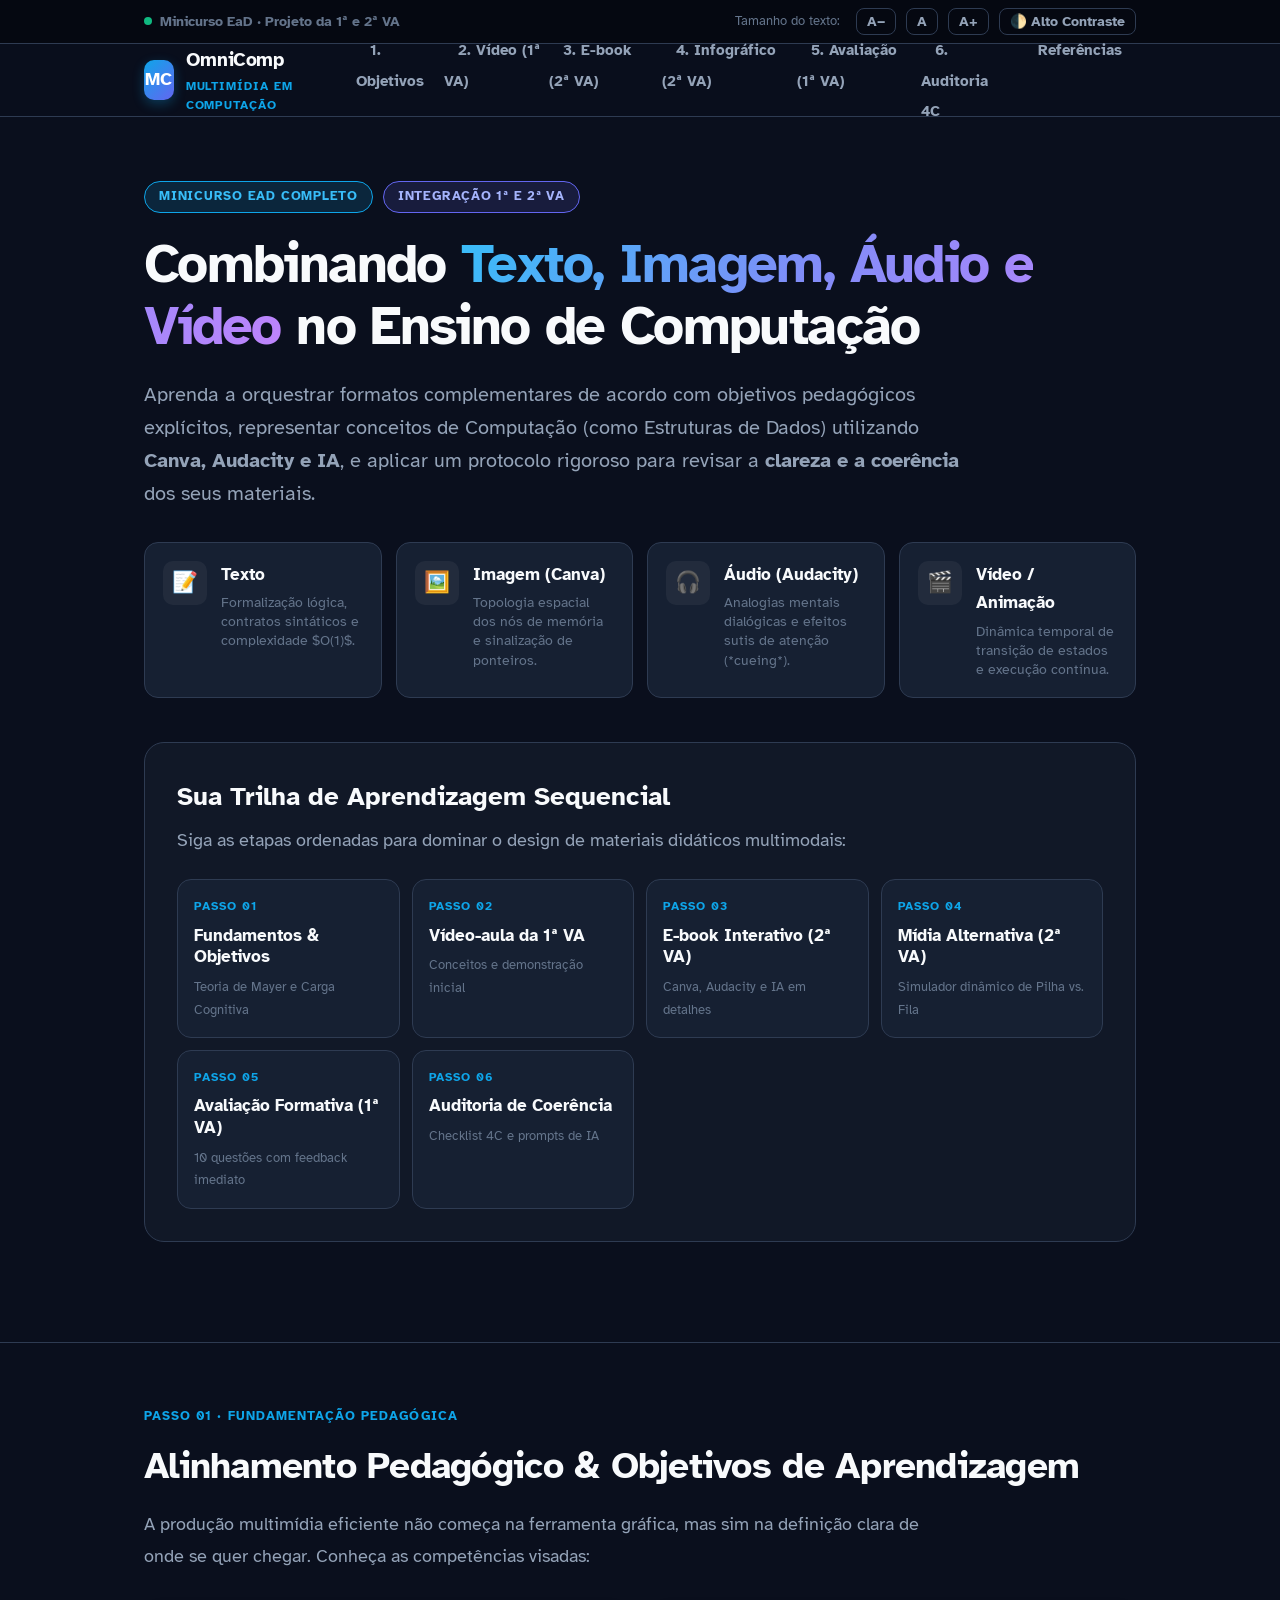
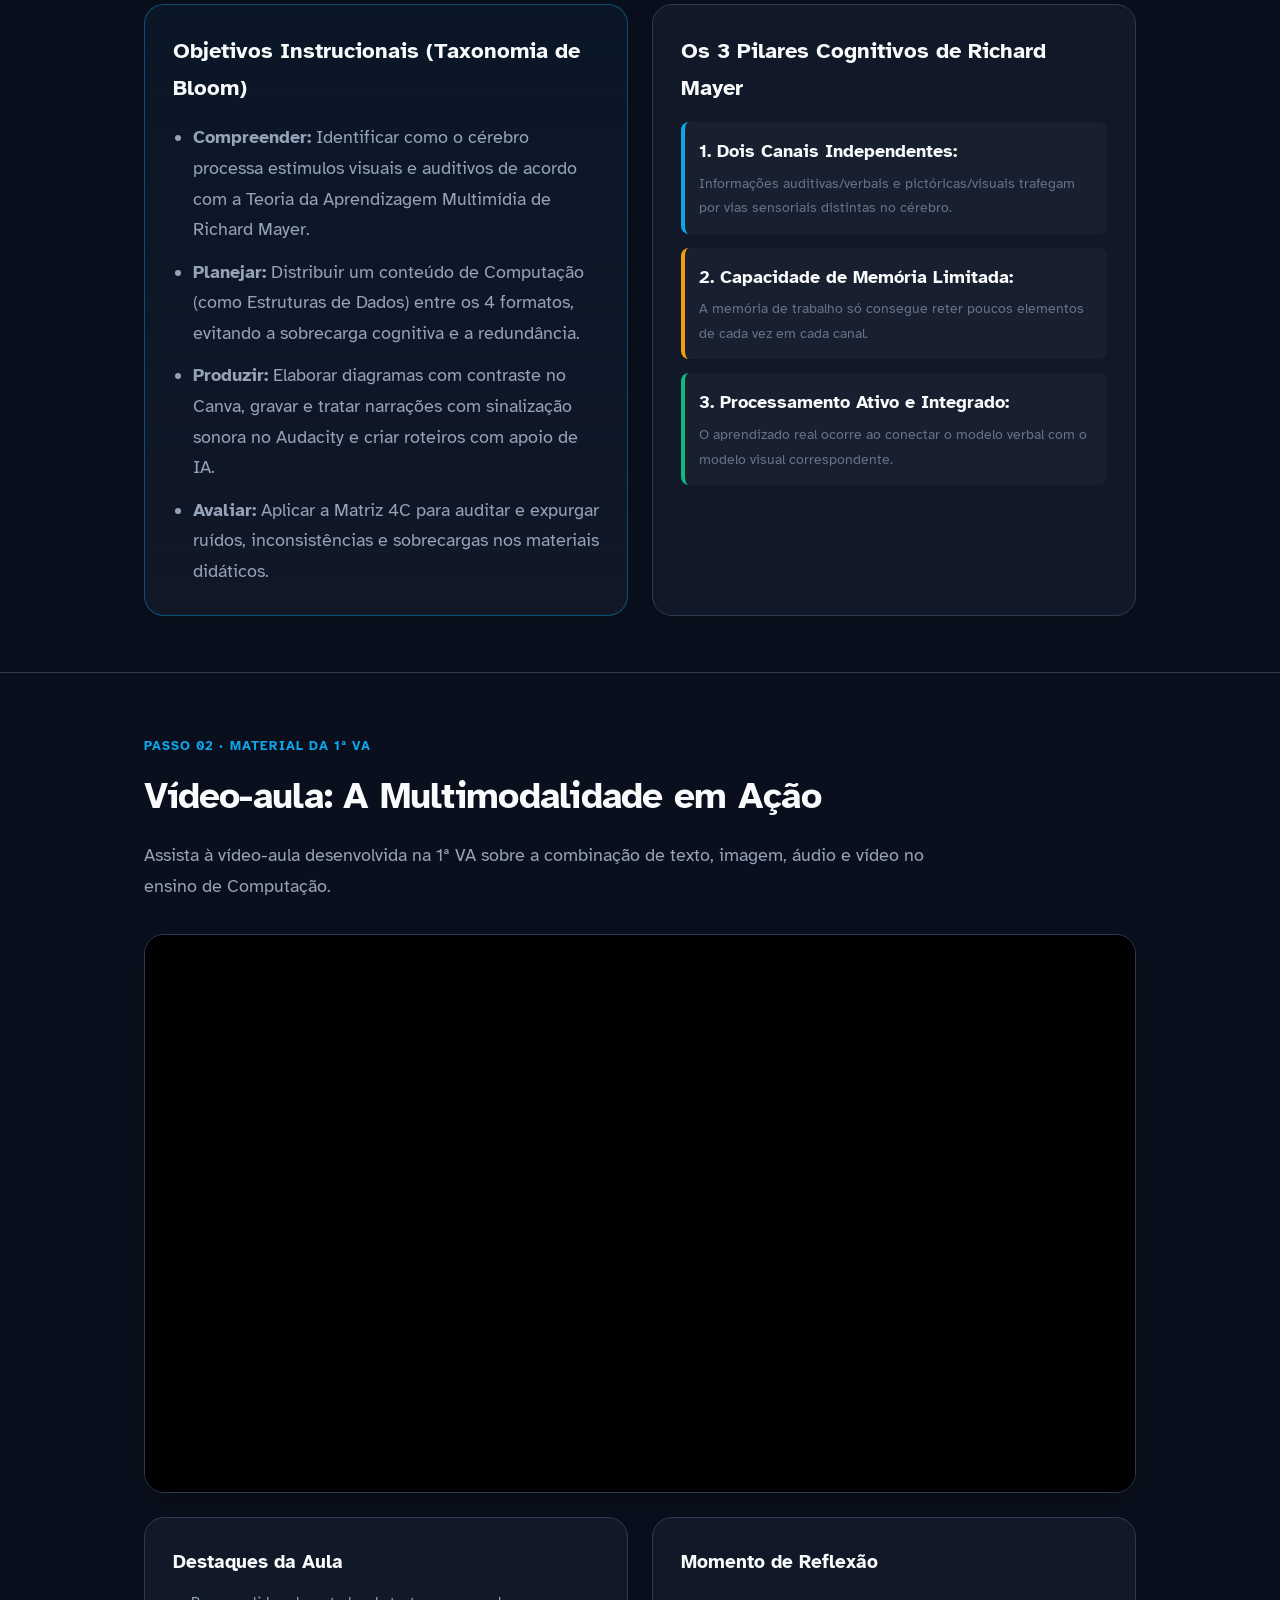
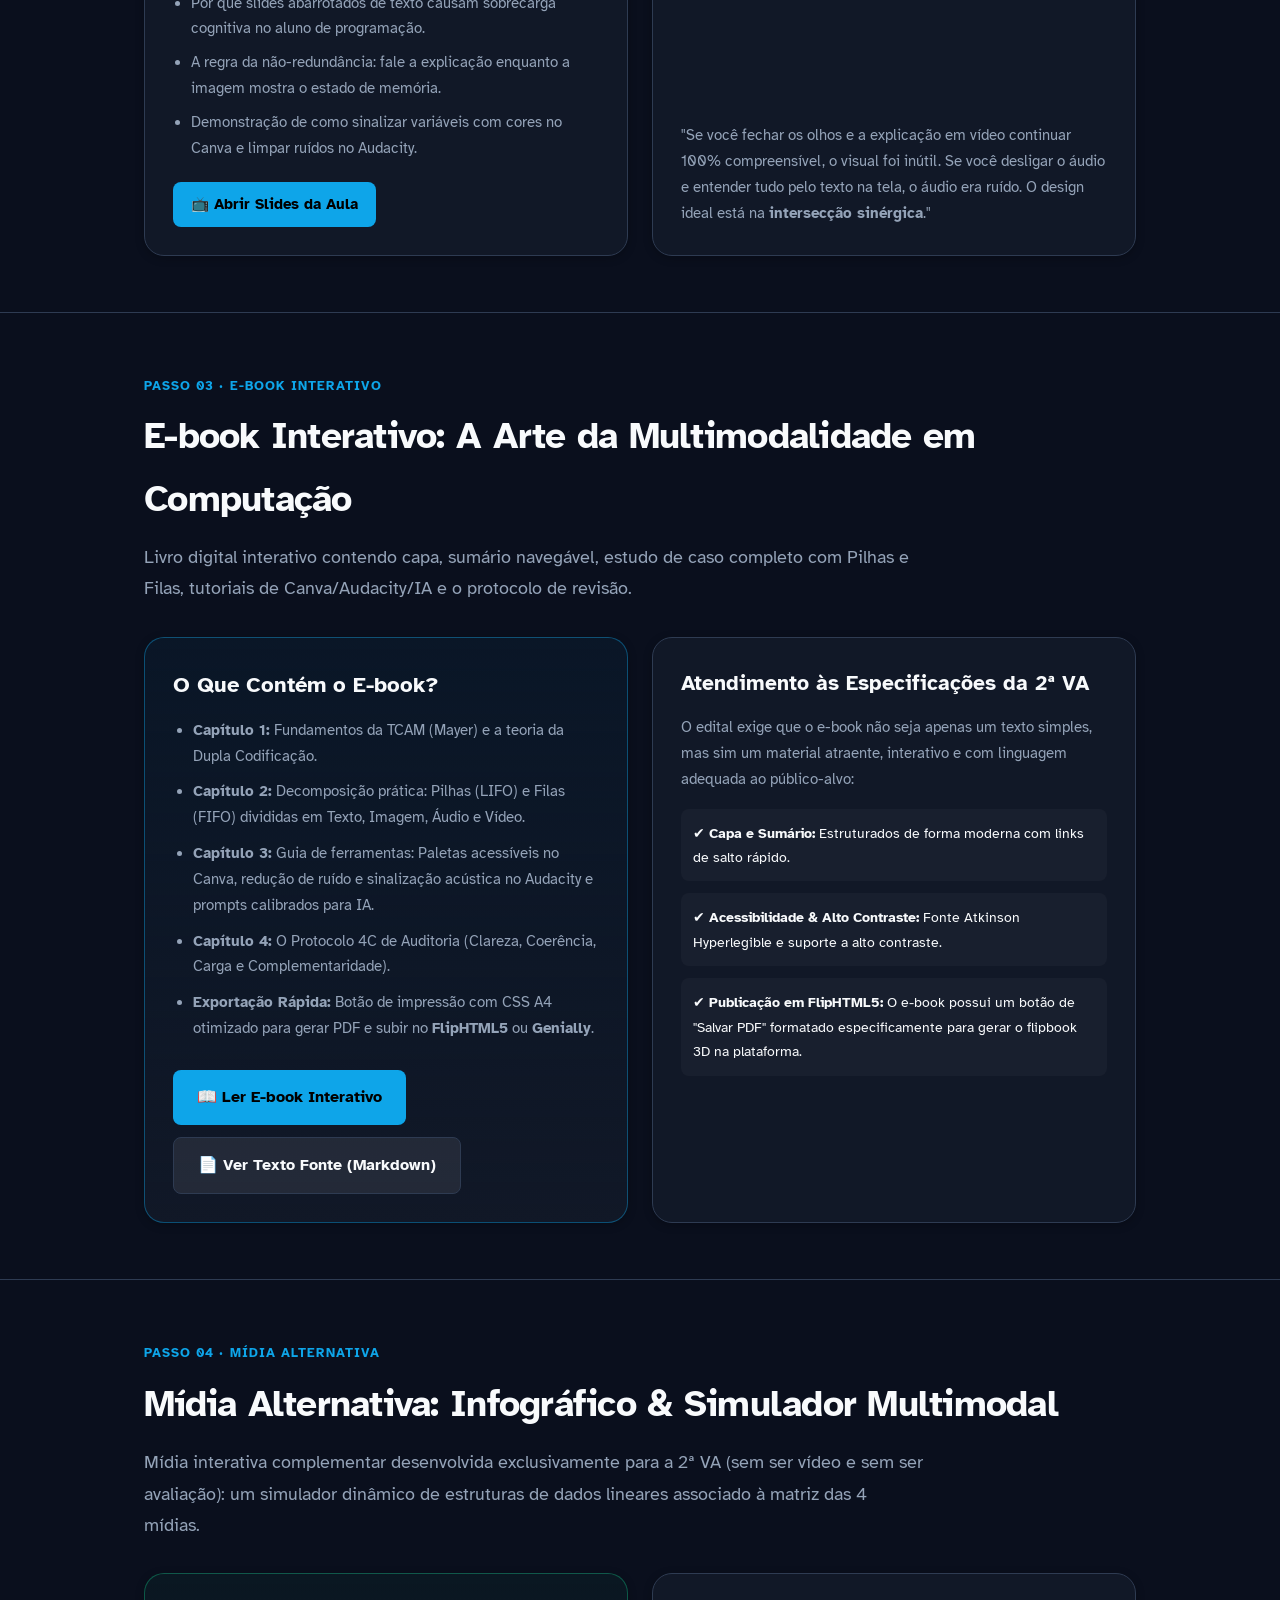
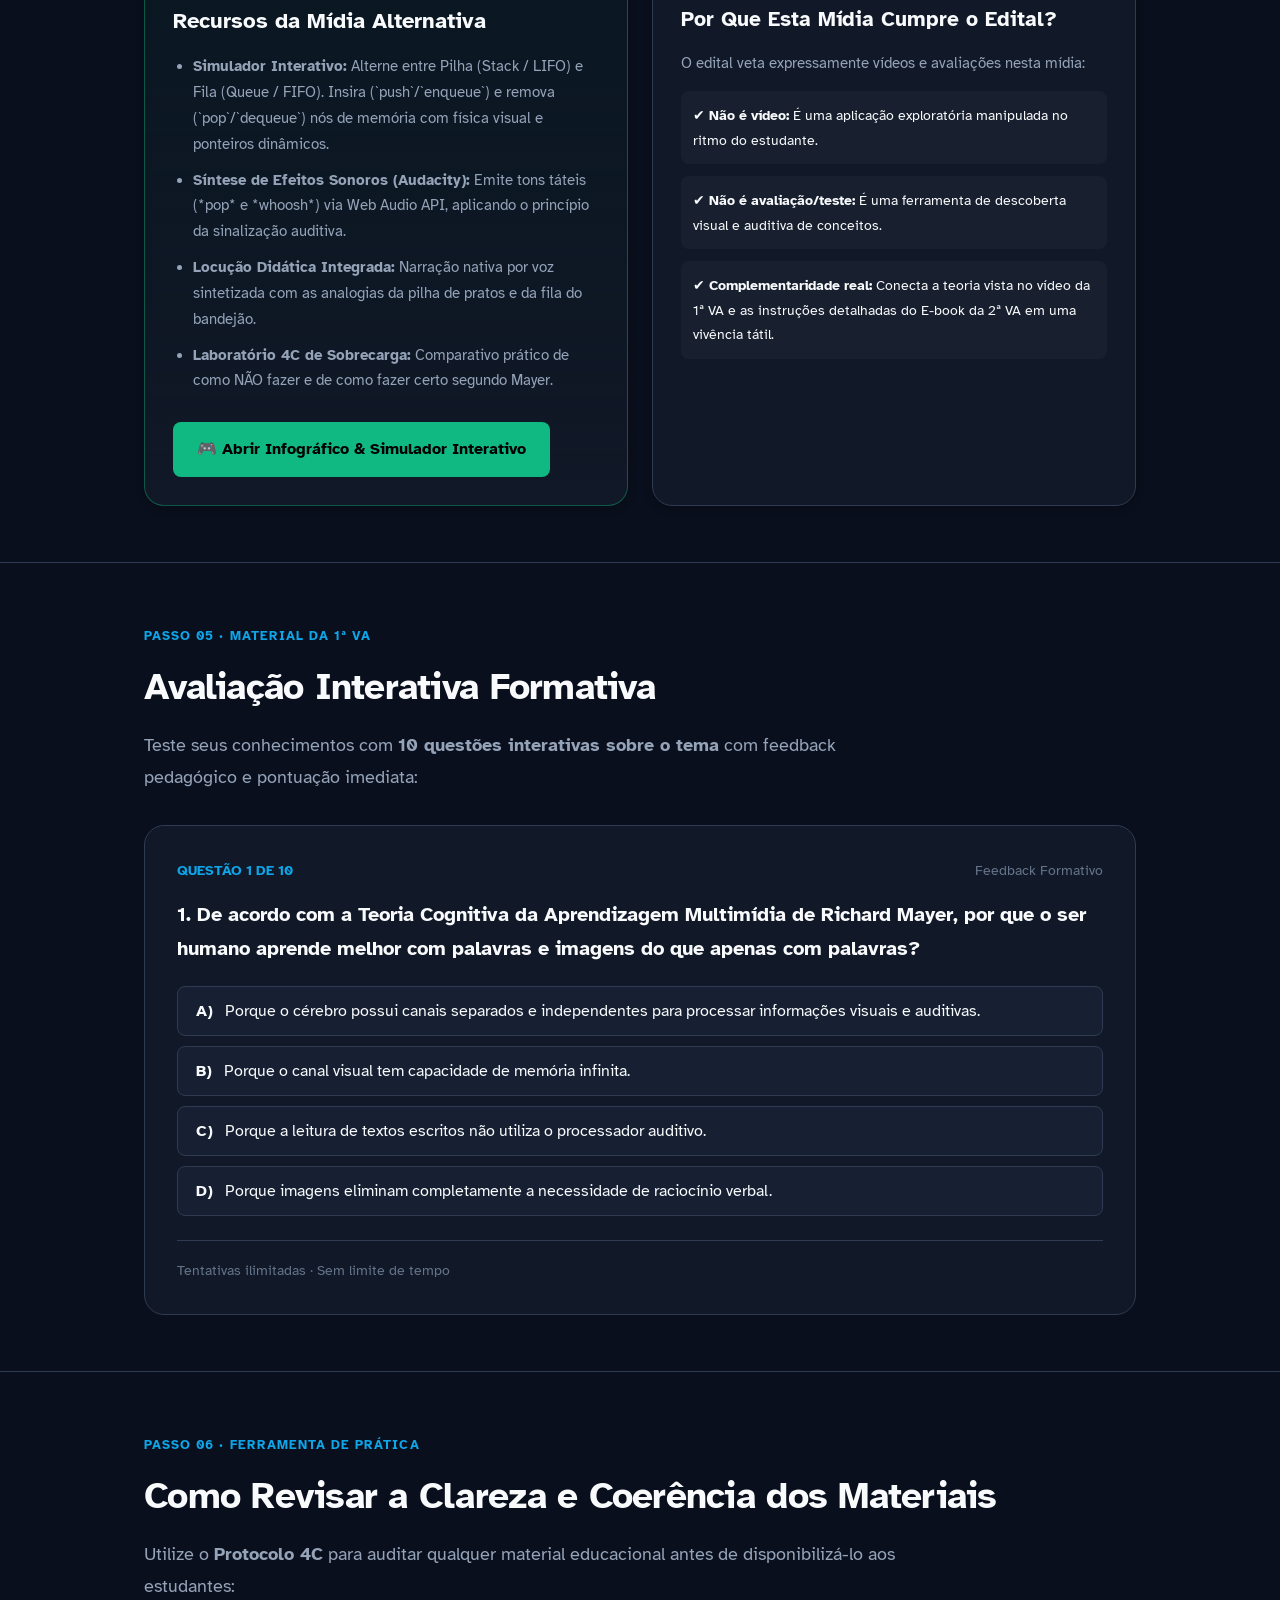
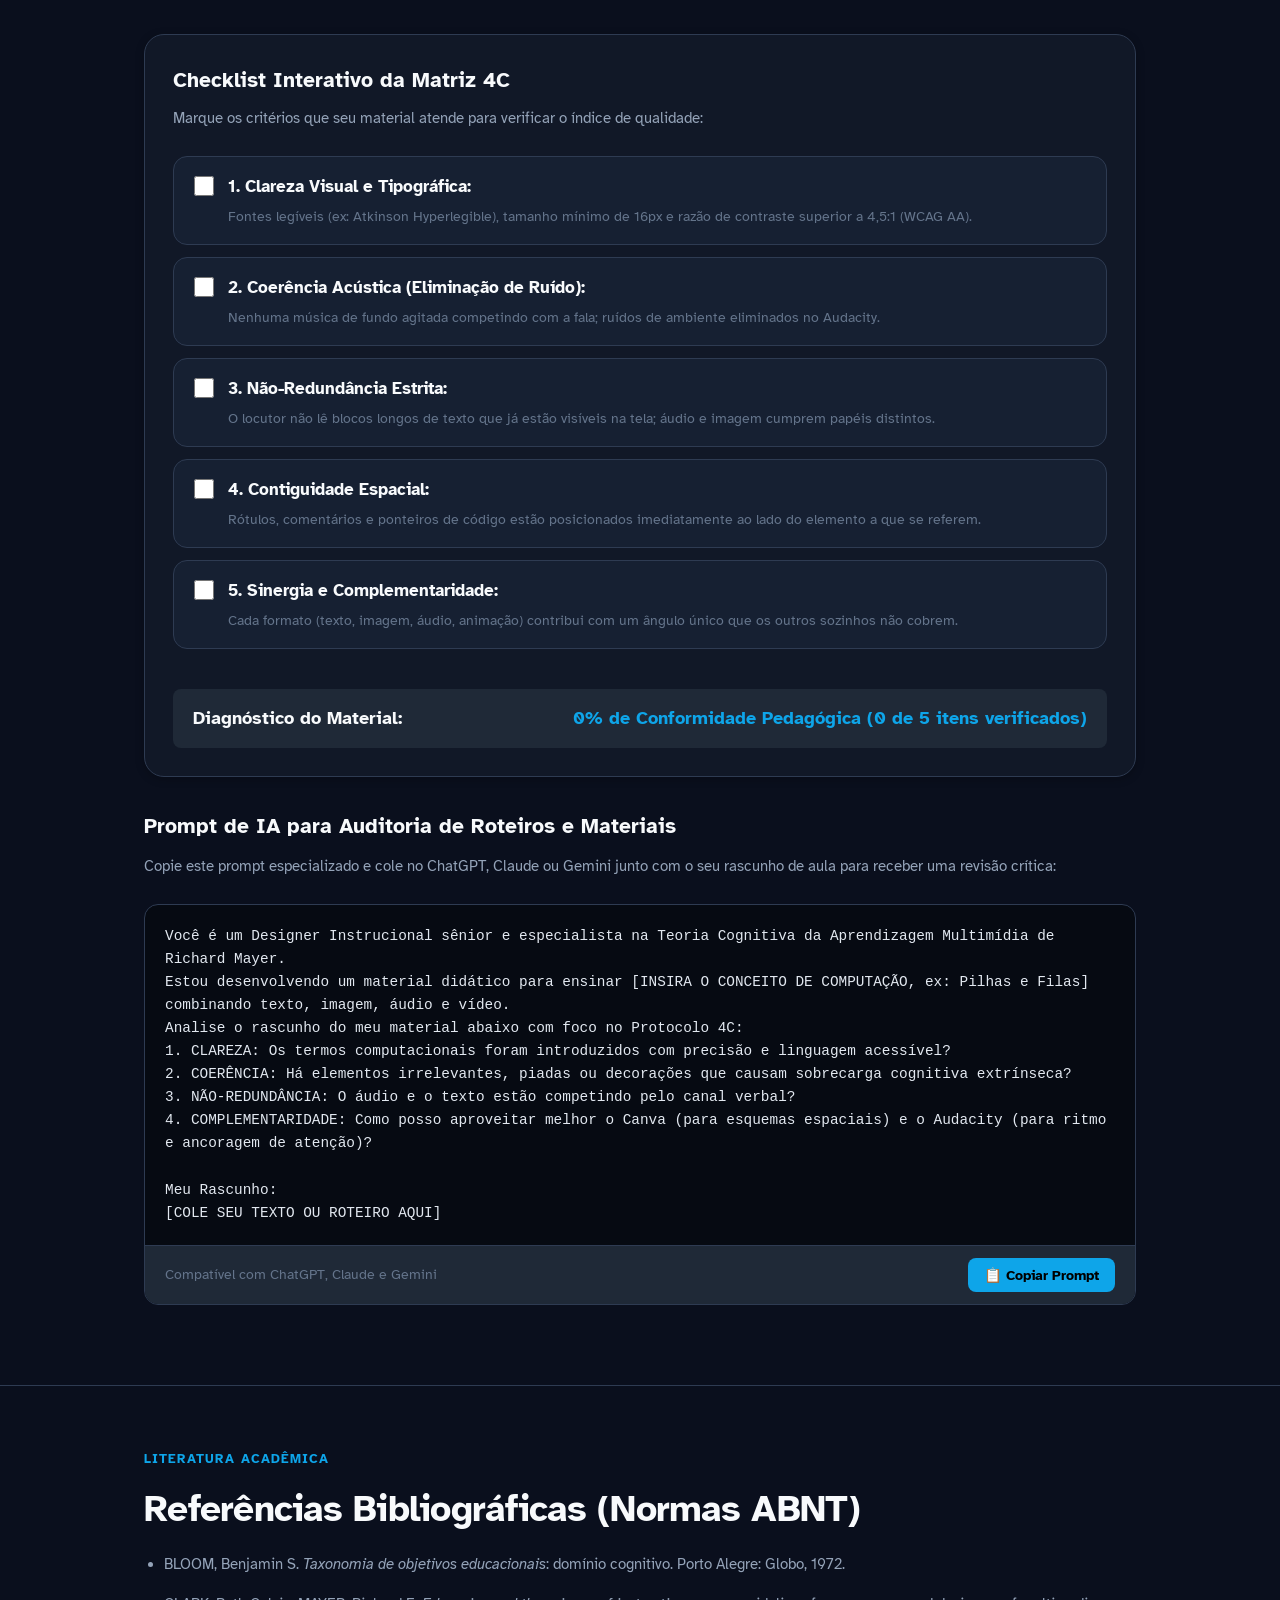
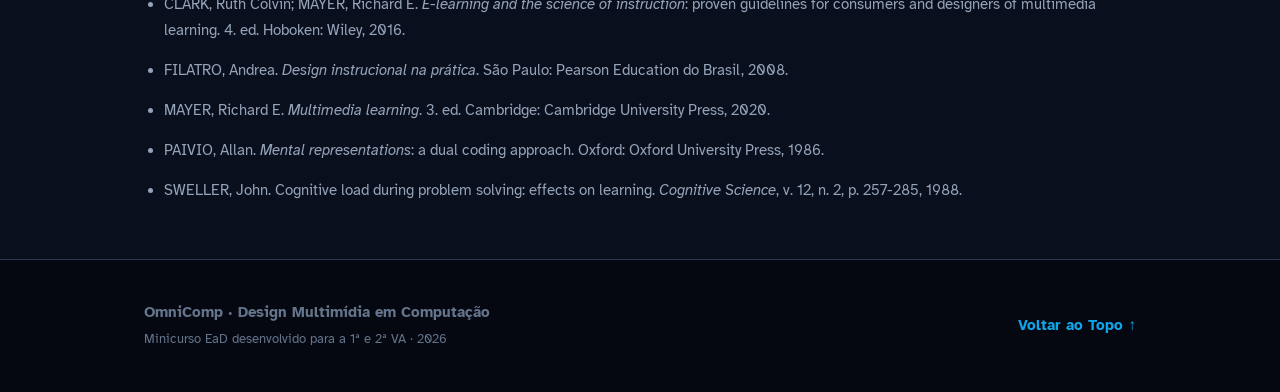
<file: index.html>
<!DOCTYPE html>
<html lang="pt-BR">
<head>
  <meta charset="UTF-8">
  <meta name="viewport" content="width=device-width, initial-scale=1.0">
  <title>Design Multimídia em Computação: Texto, Imagem, Áudio e Vídeo</title>
  <meta name="description" content="Minicurso EaD: Como combinar texto, imagem, áudio e vídeo de acordo com objetivos de aprendizagem para ensinar conceitos de Computação com Canva, Audacity e IA.">
  <meta name="theme-color" content="#0ea5e9">
  
  <link rel="preconnect" href="https://fonts.googleapis.com">
  <link rel="preconnect" href="https://fonts.gstatic.com" crossorigin>
  <!-- Atkinson Hyperlegible: Fonte desenvolvida para máxima legibilidade e acessibilidade -->
  <link href="https://fonts.googleapis.com/css2?family=Atkinson+Hyperlegible:ital,wght@0,400;0,700;1,400;1,700&display=swap" rel="stylesheet">
  <link rel="stylesheet" href="style.css">
</head>
<body>
  <a class="pular-navegacao" href="#conteudo-principal">Pular para o conteúdo principal</a>

  <!-- ===== BARRA DE ACESSIBILIDADE E UTILIDADES ===== -->
  <aside class="barra-utilidades" aria-label="Opções de acessibilidade">
    <div class="container barra-utilidades__flex">
      <div class="etiqueta-institucional">
        <span></span>
        <strong>Minicurso EaD · Projeto da 1ª e 2ª VA</strong>
      </div>
      <div class="utilidades-acoes">
        <span style="color: var(--text-muted); font-size: 0.8rem; margin-right: 6px;">Tamanho do texto:</span>
        <button type="button" class="btn-util" data-fonte-acao="diminuir" aria-label="Diminuir tamanho da fonte">A−</button>
        <button type="button" class="btn-util" data-fonte-acao="padrao" aria-label="Tamanho de fonte padrão">A</button>
        <button type="button" class="btn-util" data-fonte-acao="aumentar" aria-label="Aumentar tamanho da fonte">A+</button>
        <button type="button" class="btn-util" id="btn-contraste-global" aria-pressed="false">
          🌓 Alto Contraste
        </button>
      </div>
    </div>
  </aside>

  <!-- ===== CABEÇALHO E NAVEGAÇÃO PRINCIPAL ===== -->
  <header class="nav-header">
    <div class="container nav-header__flex">
      <a class="logo-omni" href="#inicio">
        <div class="logo-simbolo" aria-hidden="true">MC</div>
        <div class="logo-texto">
          OmniComp
          <small>Multimídia em Computação</small>
        </div>
      </a>

      <nav aria-label="Navegação da trilha de estudo">
        <ul class="nav-links">
          <li><a href="#objetivos">1. Objetivos</a></li>
          <li><a href="#video">2. Vídeo (1ª VA)</a></li>
          <li><a href="#ebook">3. E-book (2ª VA)</a></li>
          <li><a href="#midia-alternativa">4. Infográfico (2ª VA)</a></li>
          <li><a href="#avaliacao">5. Avaliação (1ª VA)</a></li>
          <li><a href="#auditoria-4c">6. Auditoria 4C</a></li>
          <li><a href="#referencias">Referências</a></li>
        </ul>
      </nav>
    </div>
  </header>

  <main id="conteudo-principal" tabindex="-1">

    <!-- ===== SEÇÃO HERO / APRESENTAÇÃO DO TEMA ===== -->
    <section id="inicio" class="hero-omni" aria-labelledby="titulo-hero">
      <div class="container">
        <div class="hero-badge-grupo">
          <span class="tag-pill tag-pill--azul">Minicurso EaD Completo</span>
          <span class="tag-pill tag-pill--roxo">Integração 1ª e 2ª VA</span>
        </div>

        <h1 id="titulo-hero">
          Combinando <span class="gradiente">Texto, Imagem, Áudio e Vídeo</span> no Ensino de Computação
        </h1>

        <p class="hero-descricao">
          Aprenda a orquestrar formatos complementares de acordo com objetivos pedagógicos explícitos, representar conceitos de Computação (como Estruturas de Dados) utilizando <strong>Canva, Audacity e IA</strong>, e aplicar um protocolo rigoroso para revisar a <strong>clareza e a coerência</strong> dos seus materiais.
        </p>

        <!-- Matriz Rápida dos 4 Formatos Complementares -->
        <div class="matriz-quick-access" aria-label="Visão geral dos quatro formatos complementares">
          <div class="formato-card">
            <div class="formato-icone" aria-hidden="true">📝</div>
            <div class="formato-info">
              <h3>Texto</h3>
              <p>Formalização lógica, contratos sintáticos e complexidade $O(1)$.</p>
            </div>
          </div>
          <div class="formato-card">
            <div class="formato-icone" aria-hidden="true">🖼️</div>
            <div class="formato-info">
              <h3>Imagem (Canva)</h3>
              <p>Topologia espacial dos nós de memória e sinalização de ponteiros.</p>
            </div>
          </div>
          <div class="formato-card">
            <div class="formato-icone" aria-hidden="true">🎧</div>
            <div class="formato-info">
              <h3>Áudio (Audacity)</h3>
              <p>Analogias mentais dialógicas e efeitos sutis de atenção (*cueing*).</p>
            </div>
          </div>
          <div class="formato-card">
            <div class="formato-icone" aria-hidden="true">🎬</div>
            <div class="formato-info">
              <h3>Vídeo / Animação</h3>
              <p>Dinâmica temporal de transição de estados e execução contínua.</p>
            </div>
          </div>
        </div>

        <!-- Trilha de Aprendizagem Sequencial -->
        <div class="trilha-container">
          <div class="trilha-header">
            <h2>Sua Trilha de Aprendizagem Sequencial</h2>
            <p style="color: var(--text-secondary); margin: 0;">Siga as etapas ordenadas para dominar o design de materiais didáticos multimodais:</p>
          </div>
          <div class="trilha-passos">
            <a href="#objetivos" class="passo-item">
              <span class="passo-num">Passo 01</span>
              <strong>Fundamentos & Objetivos</strong>
              <small>Teoria de Mayer e Carga Cognitiva</small>
            </a>
            <a href="#video" class="passo-item">
              <span class="passo-num">Passo 02</span>
              <strong>Vídeo-aula da 1ª VA</strong>
              <small>Conceitos e demonstração inicial</small>
            </a>
            <a href="#ebook" class="passo-item">
              <span class="passo-num">Passo 03</span>
              <strong>E-book Interativo (2ª VA)</strong>
              <small>Canva, Audacity e IA em detalhes</small>
            </a>
            <a href="#midia-alternativa" class="passo-item">
              <span class="passo-num">Passo 04</span>
              <strong>Mídia Alternativa (2ª VA)</strong>
              <small>Simulador dinâmico de Pilha vs. Fila</small>
            </a>
            <a href="#avaliacao" class="passo-item">
              <span class="passo-num">Passo 05</span>
              <strong>Avaliação Formativa (1ª VA)</strong>
              <small>10 questões com feedback imediato</small>
            </a>
            <a href="#auditoria-4c" class="passo-item">
              <span class="passo-num">Passo 06</span>
              <strong>Auditoria de Coerência</strong>
              <small>Checklist 4C e prompts de IA</small>
            </a>
          </div>
        </div>
      </div>
    </section>

    <!-- ===== PASSO 1: OBJETIVOS E FUNDAMENTAÇÃO ===== -->
    <section id="objetivos" class="secao-bloco" aria-labelledby="titulo-passo-1">
      <div class="container">
        <span class="secao-tag">Passo 01 · Fundamentação Pedagógica</span>
        <h2 class="secao-titulo" id="titulo-passo-1">Alinhamento Pedagógico & Objetivos de Aprendizagem</h2>
        <p class="secao-subtitulo">
          A produção multimídia eficiente não começa na ferramenta gráfica, mas sim na definição clara de onde se quer chegar. Conheça as competências visadas:
        </p>

        <div class="grid-2">
          <div class="card-omni card-omni--destaque">
            <div>
              <h3 style="font-size: 1.35rem; margin-bottom: 16px;">Objetivos Instrucionais (Taxonomia de Bloom)</h3>
              <ul style="padding-left: 20px; display: grid; gap: 12px; color: var(--text-secondary);">
                <li><strong>Compreender:</strong> Identificar como o cérebro processa estímulos visuais e auditivos de acordo com a Teoria da Aprendizagem Multimídia de Richard Mayer.</li>
                <li><strong>Planejar:</strong> Distribuir um conteúdo de Computação (como Estruturas de Dados) entre os 4 formatos, evitando a sobrecarga cognitiva e a redundância.</li>
                <li><strong>Produzir:</strong> Elaborar diagramas com contraste no Canva, gravar e tratar narrações com sinalização sonora no Audacity e criar roteiros com apoio de IA.</li>
                <li><strong>Avaliar:</strong> Aplicar a Matriz 4C para auditar e expurgar ruídos, inconsistências e sobrecargas nos materiais didáticos.</li>
              </ul>
            </div>
          </div>

          <div class="card-omni">
            <div>
              <h3 style="font-size: 1.35rem; margin-bottom: 16px;">Os 3 Pilares Cognitivos de Richard Mayer</h3>
              <div style="display: grid; gap: 14px;">
                <div style="background: rgba(255,255,255,0.03); padding: 14px; border-radius: 8px; border-left: 4px solid var(--brand-primary);">
                  <strong>1. Dois Canais Independentes:</strong>
                  <p style="font-size: 0.9rem; color: var(--text-muted); margin-top: 4px;">Informações auditivas/verbais e pictóricas/visuais trafegam por vias sensoriais distintas no cérebro.</p>
                </div>
                <div style="background: rgba(255,255,255,0.03); padding: 14px; border-radius: 8px; border-left: 4px solid var(--accent-amber);">
                  <strong>2. Capacidade de Memória Limitada:</strong>
                  <p style="font-size: 0.9rem; color: var(--text-muted); margin-top: 4px;">A memória de trabalho só consegue reter poucos elementos de cada vez em cada canal.</p>
                </div>
                <div style="background: rgba(255,255,255,0.03); padding: 14px; border-radius: 8px; border-left: 4px solid var(--accent-emerald);">
                  <strong>3. Processamento Ativo e Integrado:</strong>
                  <p style="font-size: 0.9rem; color: var(--text-muted); margin-top: 4px;">O aprendizado real ocorre ao conectar o modelo verbal com o modelo visual correspondente.</p>
                </div>
              </div>
            </div>
          </div>
        </div>
      </div>
    </section>

    <!-- ===== PASSO 2: VÍDEO-AULA (1ª VA) ===== -->
    <section id="video" class="secao-bloco" aria-labelledby="titulo-passo-2">
      <div class="container">
        <span class="secao-tag">Passo 02 · Material da 1ª VA</span>
        <h2 class="secao-titulo" id="titulo-passo-2">Vídeo-aula: A Multimodalidade em Ação</h2>
        <p class="secao-subtitulo">
          Assista à vídeo-aula desenvolvida na 1ª VA sobre a combinação de texto, imagem, áudio e vídeo no ensino de Computação.
        </p>

        <!-- Player de Vídeo da 1ª VA -->
        <div class="video-player-container">
          <div class="video-wrapper">
            <iframe
              id="video-player-frame"
              src="https://www.youtube-nocookie.com/embed/XEtkWgW8JUA"
              title="Vídeo-aula: Design Multimídia em Computação"
              allow="accelerometer; autoplay; clipboard-write; encrypted-media; gyroscope; picture-in-picture"
              allowfullscreen></iframe>
          </div>
        </div>

        <div class="grid-2">
          <div class="card-omni">
            <h3 style="font-size: 1.2rem; margin-bottom: 12px;">Destaques da Aula</h3>
            <ul style="padding-left: 18px; color: var(--text-secondary); font-size: 0.95rem; display: grid; gap: 8px;">
              <li>Por que slides abarrotados de texto causam sobrecarga cognitiva no aluno de programação.</li>
              <li>A regra da não-redundância: fale a explicação enquanto a imagem mostra o estado de memória.</li>
              <li>Demonstração de como sinalizar variáveis com cores no Canva e limpar ruídos no Audacity.</li>
            </ul>
            <div style="margin-top: 20px;">
              <a href="slides.html" target="_blank" class="btn-omni btn-omni--primary" style="font-size: 0.92rem; padding: 10px 18px;">
                📺 Abrir Slides da Aula 
              </a>
            </div>
          </div>
          <div class="card-omni">
            <h3 style="font-size: 1.2rem; margin-bottom: 12px;">Momento de Reflexão</h3>
            <p style="color: var(--text-secondary); font-size: 0.95rem;">
              "Se você fechar os olhos e a explicação em vídeo continuar 100% compreensível, o visual foi inútil. Se você desligar o áudio e entender tudo pelo texto na tela, o áudio era ruído. O design ideal está na <strong>intersecção sinérgica</strong>."
            </p>
          </div>
        </div>
      </div>
    </section>

    <!-- ===== PASSO 3: E-BOOK INTERATIVO ===== -->
    <section id="ebook" class="secao-bloco" aria-labelledby="titulo-passo-3">
      <div class="container">
        <span class="secao-tag">Passo 03 · E-book Interativo</span>
        <h2 class="secao-titulo" id="titulo-passo-3">E-book Interativo: A Arte da Multimodalidade em Computação</h2>
        <p class="secao-subtitulo">
          Livro digital interativo contendo capa, sumário navegável, estudo de caso completo com Pilhas e Filas, tutoriais de Canva/Audacity/IA e o protocolo de revisão.
        </p>

        <div class="grid-2">
          <div class="card-omni card-omni--destaque">
            <div>
              <h3 style="font-size: 1.4rem; margin-bottom: 14px;">O Que Contém o E-book?</h3>
              <ul style="padding-left: 20px; color: var(--text-secondary); display: grid; gap: 10px; font-size: 0.95rem;">
                <li><strong>Capítulo 1:</strong> Fundamentos da TCAM (Mayer) e a teoria da Dupla Codificação.</li>
                <li><strong>Capítulo 2:</strong> Decomposição prática: Pilhas (LIFO) e Filas (FIFO) divididas em Texto, Imagem, Áudio e Vídeo.</li>
                <li><strong>Capítulo 3:</strong> Guia de ferramentas: Paletas acessíveis no Canva, redução de ruído e sinalização acústica no Audacity e prompts calibrados para IA.</li>
                <li><strong>Capítulo 4:</strong> O Protocolo 4C de Auditoria (Clareza, Coerência, Carga e Complementaridade).</li>
                <li><strong>Exportação Rápida:</strong> Botão de impressão com CSS A4 otimizado para gerar PDF e subir no <strong>FlipHTML5</strong> ou <strong>Genially</strong>.</li>
              </ul>
            </div>

            <div style="margin-top: 28px; display: flex; gap: 12px; flex-wrap: wrap;">
              <a href="ebook.html" target="_blank" class="btn-omni btn-omni--primary">
                📖 Ler E-book Interativo
              </a>
              <a href="CONTEUDO_EBOOK.md" target="_blank" class="btn-omni btn-omni--secondary">
                📄 Ver Texto Fonte (Markdown)
              </a>
            </div>
          </div>

          <div class="card-omni">
            <div>
              <h3 style="font-size: 1.3rem; margin-bottom: 14px;">Atendimento às Especificações da 2ª VA</h3>
              <p style="color: var(--text-secondary); font-size: 0.95rem; margin-bottom: 16px;">
                O edital exige que o e-book não seja apenas um texto simples, mas sim um material atraente, interativo e com linguagem adequada ao público-alvo:
              </p>
              <div style="display: grid; gap: 12px; font-size: 0.9rem;">
                <div style="background: rgba(255,255,255,0.03); padding: 12px; border-radius: 8px;">
                  ✔ <strong>Capa e Sumário:</strong> Estruturados de forma moderna com links de salto rápido.
                </div>
                <div style="background: rgba(255,255,255,0.03); padding: 12px; border-radius: 8px;">
                  ✔ <strong>Acessibilidade & Alto Contraste:</strong> Fonte Atkinson Hyperlegible e suporte a alto contraste.
                </div>
                <div style="background: rgba(255,255,255,0.03); padding: 12px; border-radius: 8px;">
                  ✔ <strong>Publicação em FlipHTML5:</strong> O e-book possui um botão de "Salvar PDF" formatado especificamente para gerar o flipbook 3D na plataforma.
                </div>
              </div>
            </div>
          </div>
        </div>
      </div>
    </section>

    <!-- ===== PASSO 4: MÍDIA ALTERNATIVA ===== -->
    <section id="midia-alternativa" class="secao-bloco" aria-labelledby="titulo-passo-4">
      <div class="container">
        <span class="secao-tag">Passo 04 · Mídia Alternativa</span>
        <h2 class="secao-titulo" id="titulo-passo-4">Mídia Alternativa: Infográfico & Simulador Multimodal</h2>
        <p class="secao-subtitulo">
          Mídia interativa complementar desenvolvida exclusivamente para a 2ª VA (sem ser vídeo e sem ser avaliação): um simulador dinâmico de estruturas de dados lineares associado à matriz das 4 mídias.
        </p>

        <div class="grid-2">
          <div class="card-omni card-omni--emerald">
            <div>
              <h3 style="font-size: 1.4rem; margin-bottom: 14px;">Recursos da Mídia Alternativa</h3>
              <ul style="padding-left: 20px; color: var(--text-secondary); display: grid; gap: 10px; font-size: 0.95rem;">
                <li><strong>Simulador Interativo:</strong> Alterne entre Pilha (Stack / LIFO) e Fila (Queue / FIFO). Insira (`push`/`enqueue`) e remova (`pop`/`dequeue`) nós de memória com física visual e ponteiros dinâmicos.</li>
                <li><strong>Síntese de Efeitos Sonoros (Audacity):</strong> Emite tons táteis (*pop* e *whoosh*) via Web Audio API, aplicando o princípio da sinalização auditiva.</li>
                <li><strong>Locução Didática Integrada:</strong> Narração nativa por voz sintetizada com as analogias da pilha de pratos e da fila do bandejão.</li>
                <li><strong>Laboratório 4C de Sobrecarga:</strong> Comparativo prático de como NÃO fazer e de como fazer certo segundo Mayer.</li>
              </ul>
            </div>

            <div style="margin-top: 28px;">
              <a href="infografico.html" target="_blank" class="btn-omni btn-omni--emerald">
                🎮 Abrir Infográfico & Simulador Interativo
              </a>
            </div>
          </div>

          <div class="card-omni">
            <div>
              <h3 style="font-size: 1.3rem; margin-bottom: 14px;">Por Que Esta Mídia Cumpre o Edital?</h3>
              <p style="color: var(--text-secondary); font-size: 0.95rem;">
                O edital veta expressamente vídeos e avaliações nesta mídia:
              </p>
              <div style="display: grid; gap: 12px; font-size: 0.9rem; margin-top: 14px;">
                <div style="background: rgba(255,255,255,0.03); padding: 12px; border-radius: 8px;">
                  ✔ <strong>Não é vídeo:</strong> É uma aplicação exploratória manipulada no ritmo do estudante.
                </div>
                <div style="background: rgba(255,255,255,0.03); padding: 12px; border-radius: 8px;">
                  ✔ <strong>Não é avaliação/teste:</strong> É uma ferramenta de descoberta visual e auditiva de conceitos.
                </div>
                <div style="background: rgba(255,255,255,0.03); padding: 12px; border-radius: 8px;">
                  ✔ <strong>Complementaridade real:</strong> Conecta a teoria vista no vídeo da 1ª VA e as instruções detalhadas do E-book da 2ª VA em uma vivência tátil.
                </div>
              </div>
            </div>
          </div>
        </div>
      </div>
    </section>

    <!-- ===== PASSO 5: AVALIAÇÃO INTERATIVA DA 1ª VA ===== -->
    <section id="avaliacao" class="secao-bloco" aria-labelledby="titulo-passo-5">
      <div class="container">
        <span class="secao-tag">Passo 05 · Material da 1ª VA</span>
        <h2 class="secao-titulo" id="titulo-passo-5">Avaliação Interativa Formativa</h2>
        <p class="secao-subtitulo">
          Teste seus conhecimentos com <strong>10 questões interativas sobre o tema</strong> com feedback pedagógico e pontuação imediata:
        </p>

        <!-- Quiz Nativo 100% Integrado (Sem terceiros) -->
        <div class="quiz-container">
          <div style="display: flex; justify-content: space-between; align-items: center; margin-bottom: 16px;">
            <span id="quiz-progresso-txt" style="font-size: 0.9rem; font-weight: 700; color: var(--brand-primary); text-transform: uppercase;">
              Questão 1 de 10
            </span>
            <span style="font-size: 0.85rem; color: var(--text-muted);">Feedback Formativo</span>
          </div>

          <h3 id="quiz-pergunta-txt" class="quiz-pergunta">Carregando pergunta...</h3>

          <div id="quiz-opcoes-lista" class="quiz-opcoes"></div>

          <div id="quiz-feedback-box" class="quiz-feedback" role="status" aria-live="polite"></div>

          <div class="quiz-nav-btns">
            <span style="font-size: 0.85rem; color: var(--text-muted);">Tentativas ilimitadas · Sem limite de tempo</span>
            <button type="button" id="btn-quiz-proxima" class="btn-omni btn-omni--primary" style="display: none;">
              Próxima Questão →
            </button>
          </div>
        </div>
      </div>
    </section>

    <!-- ===== PASSO 6: AUDITORIA 4C & PROMPTS DE IA ===== -->
    <section id="auditoria-4c" class="secao-bloco" aria-labelledby="titulo-passo-6">
      <div class="container">
        <span class="secao-tag">Passo 06 · Ferramenta de Prática</span>
        <h2 class="secao-titulo" id="titulo-passo-6">Como Revisar a Clareza e Coerência dos Materiais</h2>
        <p class="secao-subtitulo">
          Utilize o <strong>Protocolo 4C</strong> para auditar qualquer material educacional antes de disponibilizá-lo aos estudantes:
        </p>

        <!-- Checklist Interativo 4C -->
        <div class="card-omni" style="margin-bottom: 32px;">
          <h3 style="font-size: 1.3rem; margin-bottom: 8px;">Checklist Interativo da Matriz 4C</h3>
          <p style="color: var(--text-secondary); font-size: 0.95rem;">Marque os critérios que seu material atende para verificar o índice de qualidade:</p>

          <div class="checklist-4c">
            <label class="checklist-item">
              <input type="checkbox">
              <div class="checklist-texto">
                <strong>1. Clareza Visual e Tipográfica:</strong>
                <p>Fontes legíveis (ex: Atkinson Hyperlegible), tamanho mínimo de 16px e razão de contraste superior a 4,5:1 (WCAG AA).</p>
              </div>
            </label>
            <label class="checklist-item">
              <input type="checkbox">
              <div class="checklist-texto">
                <strong>2. Coerência Acústica (Eliminação de Ruído):</strong>
                <p>Nenhuma música de fundo agitada competindo com a fala; ruídos de ambiente eliminados no Audacity.</p>
              </div>
            </label>
            <label class="checklist-item">
              <input type="checkbox">
              <div class="checklist-texto">
                <strong>3. Não-Redundância Estrita:</strong>
                <p>O locutor não lê blocos longos de texto que já estão visíveis na tela; áudio e imagem cumprem papéis distintos.</p>
              </div>
            </label>
            <label class="checklist-item">
              <input type="checkbox">
              <div class="checklist-texto">
                <strong>4. Contiguidade Espacial:</strong>
                <p>Rótulos, comentários e ponteiros de código estão posicionados imediatamente ao lado do elemento a que se referem.</p>
              </div>
            </label>
            <label class="checklist-item">
              <input type="checkbox">
              <div class="checklist-texto">
                <strong>5. Sinergia e Complementaridade:</strong>
                <p>Cada formato (texto, imagem, áudio, animação) contribui com um ângulo único que os outros sozinhos não cobrem.</p>
              </div>
            </label>
          </div>

          <div class="checklist-resultado">
            <span>Diagnóstico do Material:</span>
            <span id="placar-4c" style="color: var(--brand-primary);">0% de Conformidade</span>
          </div>
        </div>

        <!-- Prompt Modelo para Assistentes de IA -->
        <h3 style="font-size: 1.3rem; margin-bottom: 10px;">Prompt de IA para Auditoria de Roteiros e Materiais</h3>
        <p style="color: var(--text-secondary); font-size: 0.95rem;">
          Copie este prompt especializado e cole no ChatGPT, Claude ou Gemini junto com o seu rascunho de aula para receber uma revisão crítica:
        </p>

        <div class="box-prompt">
          <pre id="prompt-copia" tabindex="0">Você é um Designer Instrucional sênior e especialista na Teoria Cognitiva da Aprendizagem Multimídia de Richard Mayer.
Estou desenvolvendo um material didático para ensinar [INSIRA O CONCEITO DE COMPUTAÇÃO, ex: Pilhas e Filas] combinando texto, imagem, áudio e vídeo.
Analise o rascunho do meu material abaixo com foco no Protocolo 4C:
1. CLAREZA: Os termos computacionais foram introduzidos com precisão e linguagem acessível?
2. COERÊNCIA: Há elementos irrelevantes, piadas ou decorações que causam sobrecarga cognitiva extrínseca?
3. NÃO-REDUNDÂNCIA: O áudio e o texto estão competindo pelo canal verbal?
4. COMPLEMENTARIDADE: Como posso aproveitar melhor o Canva (para esquemas espaciais) e o Audacity (para ritmo e ancoragem de atenção)?

Meu Rascunho:
[COLE SEU TEXTO OU ROTEIRO AQUI]</pre>
          <div class="box-prompt-acoes">
            <span style="font-size: 0.85rem; color: var(--text-muted);">Compatível com ChatGPT, Claude e Gemini</span>
            <div style="display: flex; align-items: center; gap: 12px;">
              <span class="aviso-copia" style="font-size: 0.9rem; color: var(--accent-emerald); font-weight: 700;"></span>
              <button type="button" class="btn-omni btn-omni--primary btn-copiar-prompt" data-alvo="prompt-copia" style="padding: 8px 16px; font-size: 0.9rem;">
                📋 Copiar Prompt
              </button>
            </div>
          </div>
        </div>
      </div>
    </section>

    <!-- ===== REFERÊNCIAS BIBLIOGRÁFICAS (ABNT) ===== -->
    <section id="referencias" class="secao-bloco" aria-labelledby="titulo-referencias">
      <div class="container">
        <span class="secao-tag">Literatura Acadêmica</span>
        <h2 class="secao-titulo" id="titulo-referencias">Referências Bibliográficas (Normas ABNT)</h2>
        <ul style="padding-left: 20px; color: var(--text-secondary); display: grid; gap: 14px; font-size: 0.95rem;">
          <li>BLOOM, Benjamin S. <em>Taxonomia de objetivos educacionais</em>: domínio cognitivo. Porto Alegre: Globo, 1972.</li>
          <li>CLARK, Ruth Colvin; MAYER, Richard E. <em>E-learning and the science of instruction</em>: proven guidelines for consumers and designers of multimedia learning. 4. ed. Hoboken: Wiley, 2016.</li>
          <li>FILATRO, Andrea. <em>Design instrucional na prática</em>. São Paulo: Pearson Education do Brasil, 2008.</li>
          <li>MAYER, Richard E. <em>Multimedia learning</em>. 3. ed. Cambridge: Cambridge University Press, 2020.</li>
          <li>PAIVIO, Allan. <em>Mental representations</em>: a dual coding approach. Oxford: Oxford University Press, 1986.</li>
          <li>SWELLER, John. Cognitive load during problem solving: effects on learning. <em>Cognitive Science</em>, v. 12, n. 2, p. 257-285, 1988.</li>
        </ul>
      </div>
    </section>
  </main>

  <!-- ===== RODAPÉ ===== -->
  <footer class="rodape-omni">
    <div class="container rodape-grid">
      <div>
        <p><strong>OmniComp · Design Multimídia em Computação</strong></p>
        <p><small>Minicurso EaD desenvolvido para a 1ª e 2ª VA · 2026</small></p>
      </div>
      <div>
        <a href="#inicio" style="color: var(--brand-primary); text-decoration: none; font-weight: 700;">
          Voltar ao Topo ↑
        </a>
      </div>
    </div>
  </footer>

  <script src="script.js"></script>
</body>
</html>
</file>
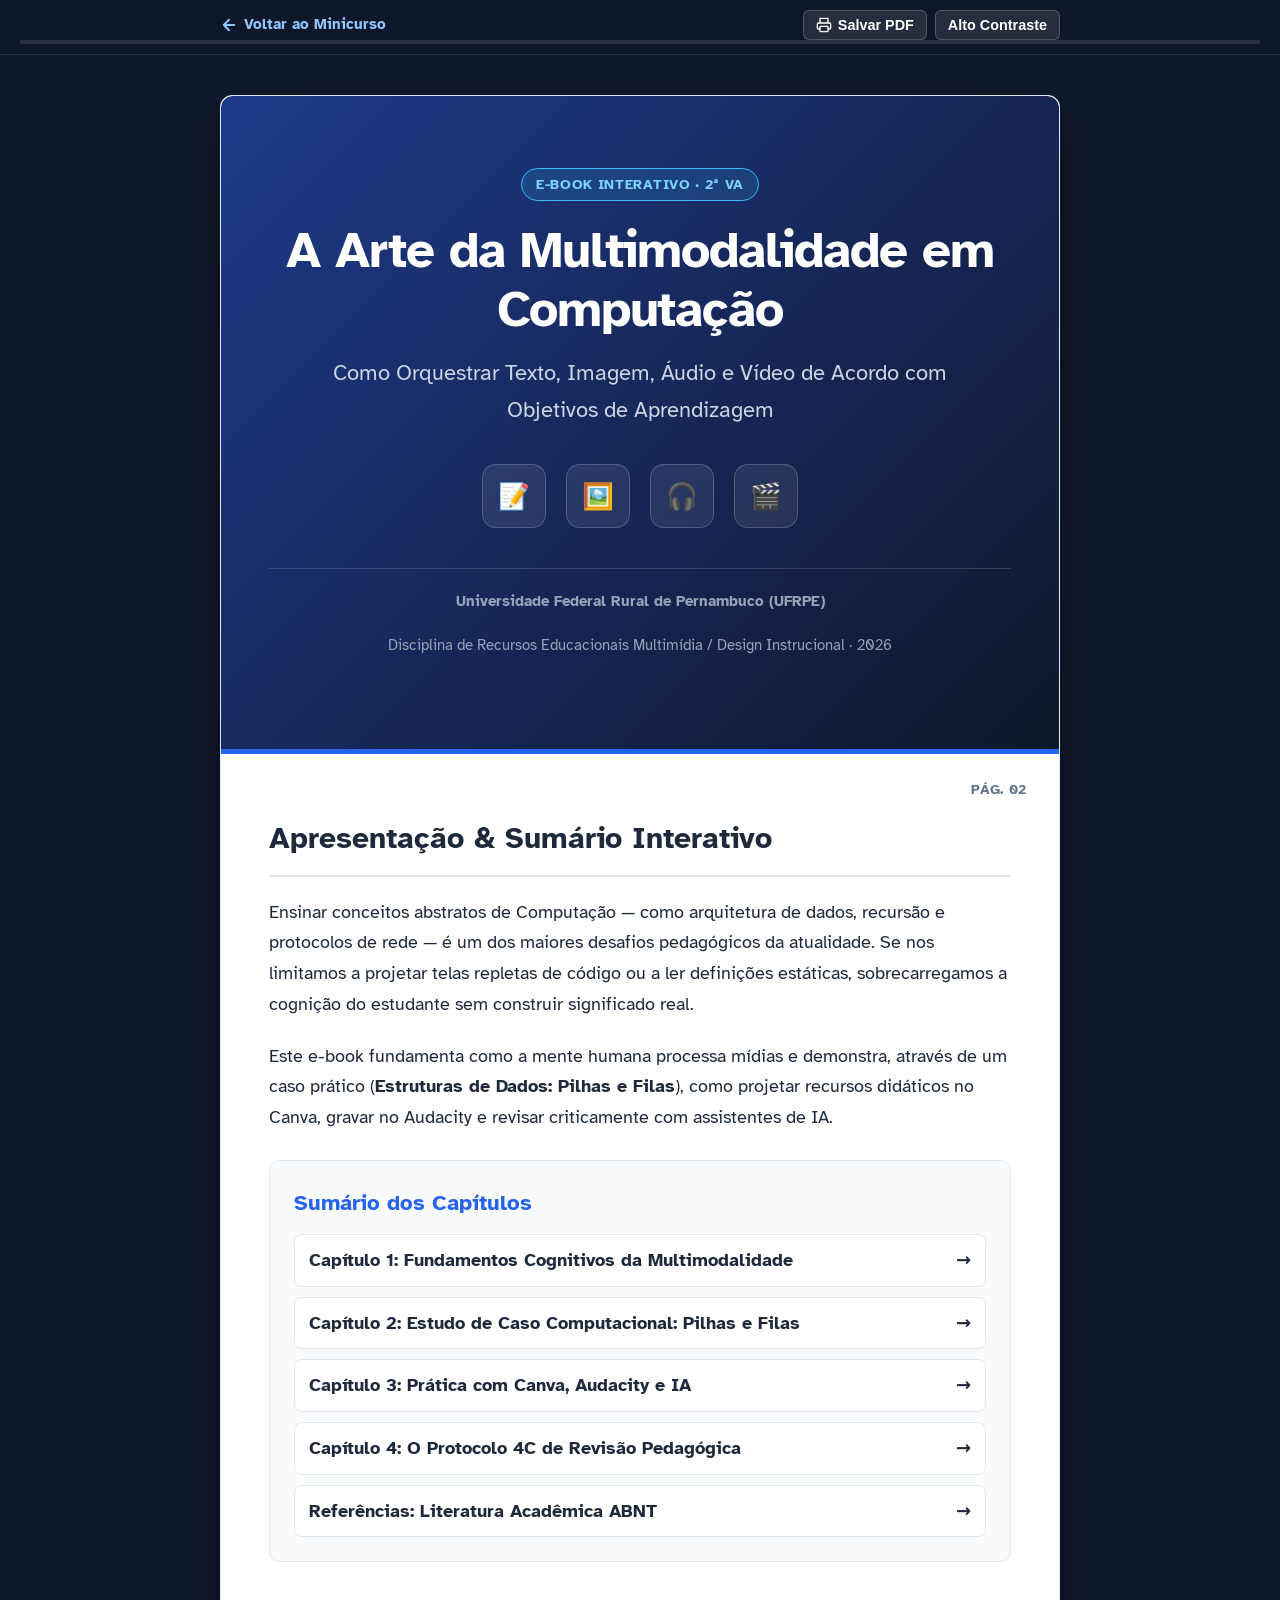
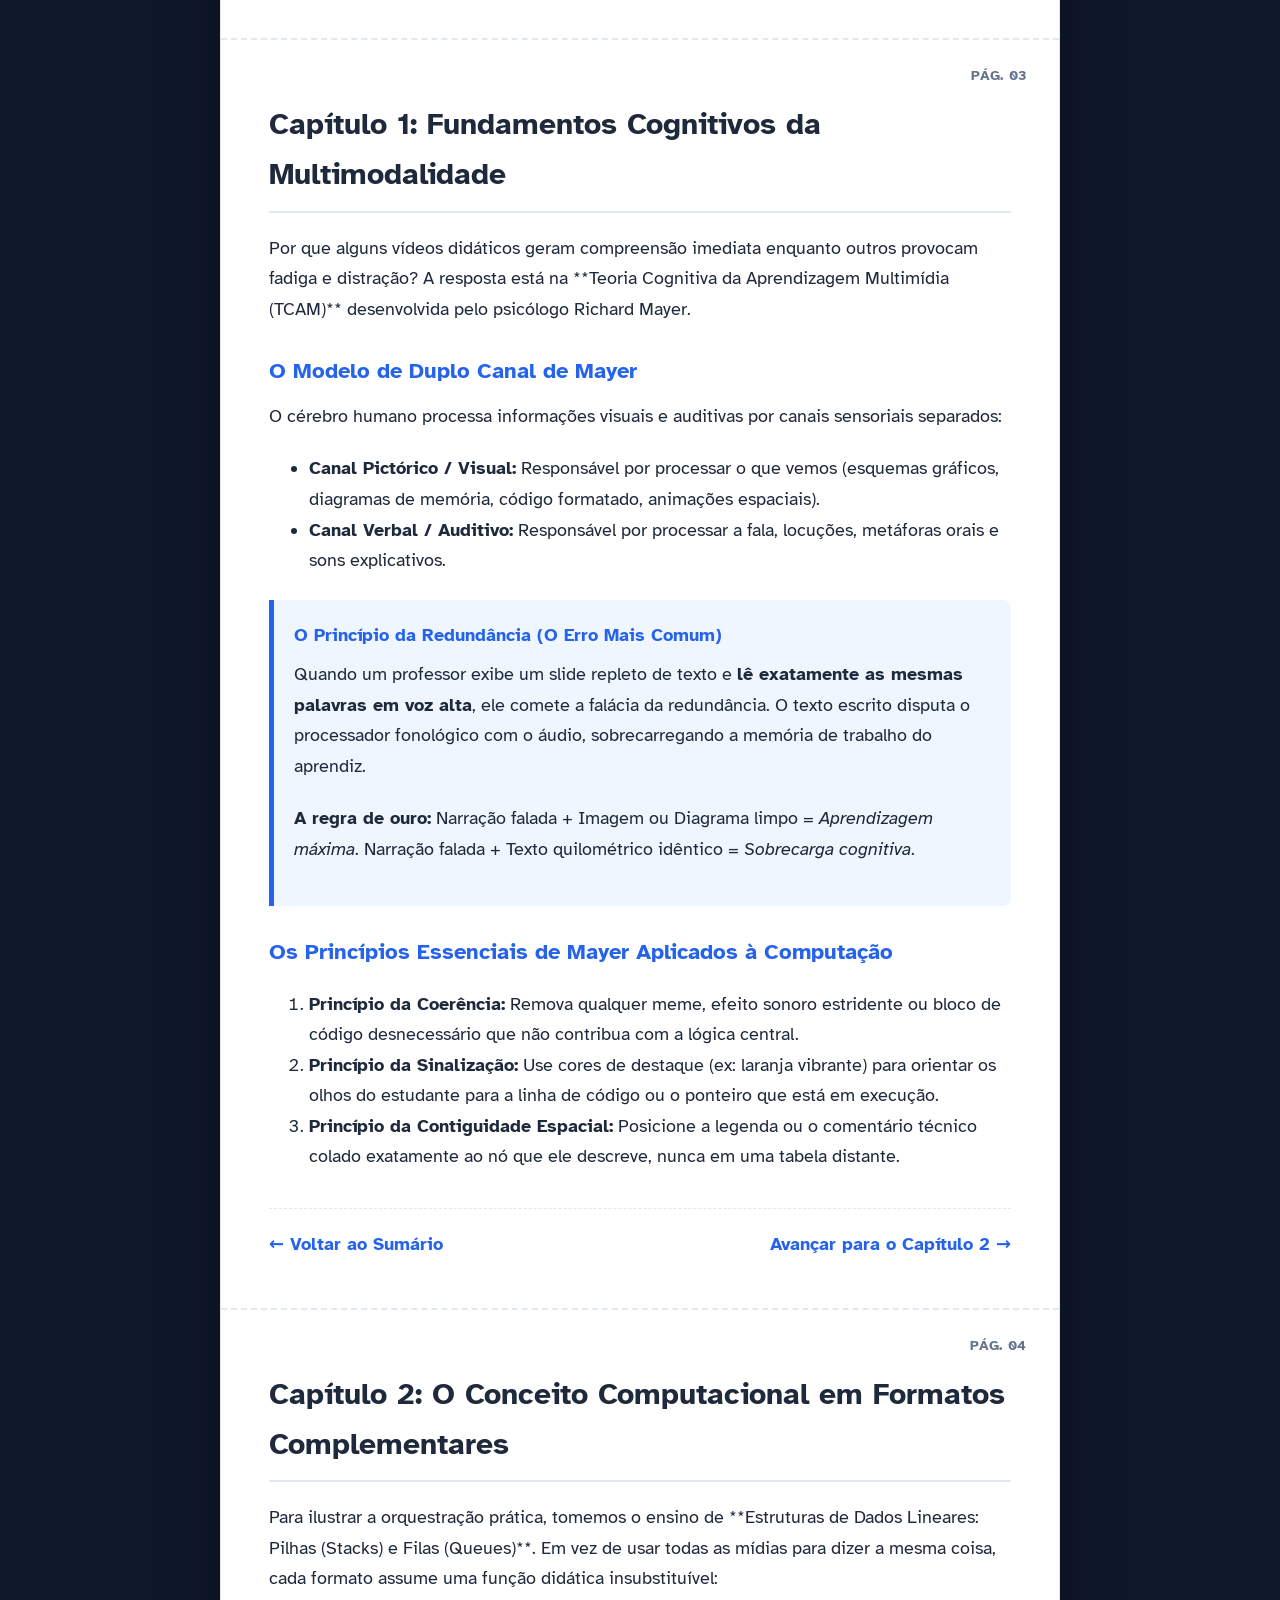
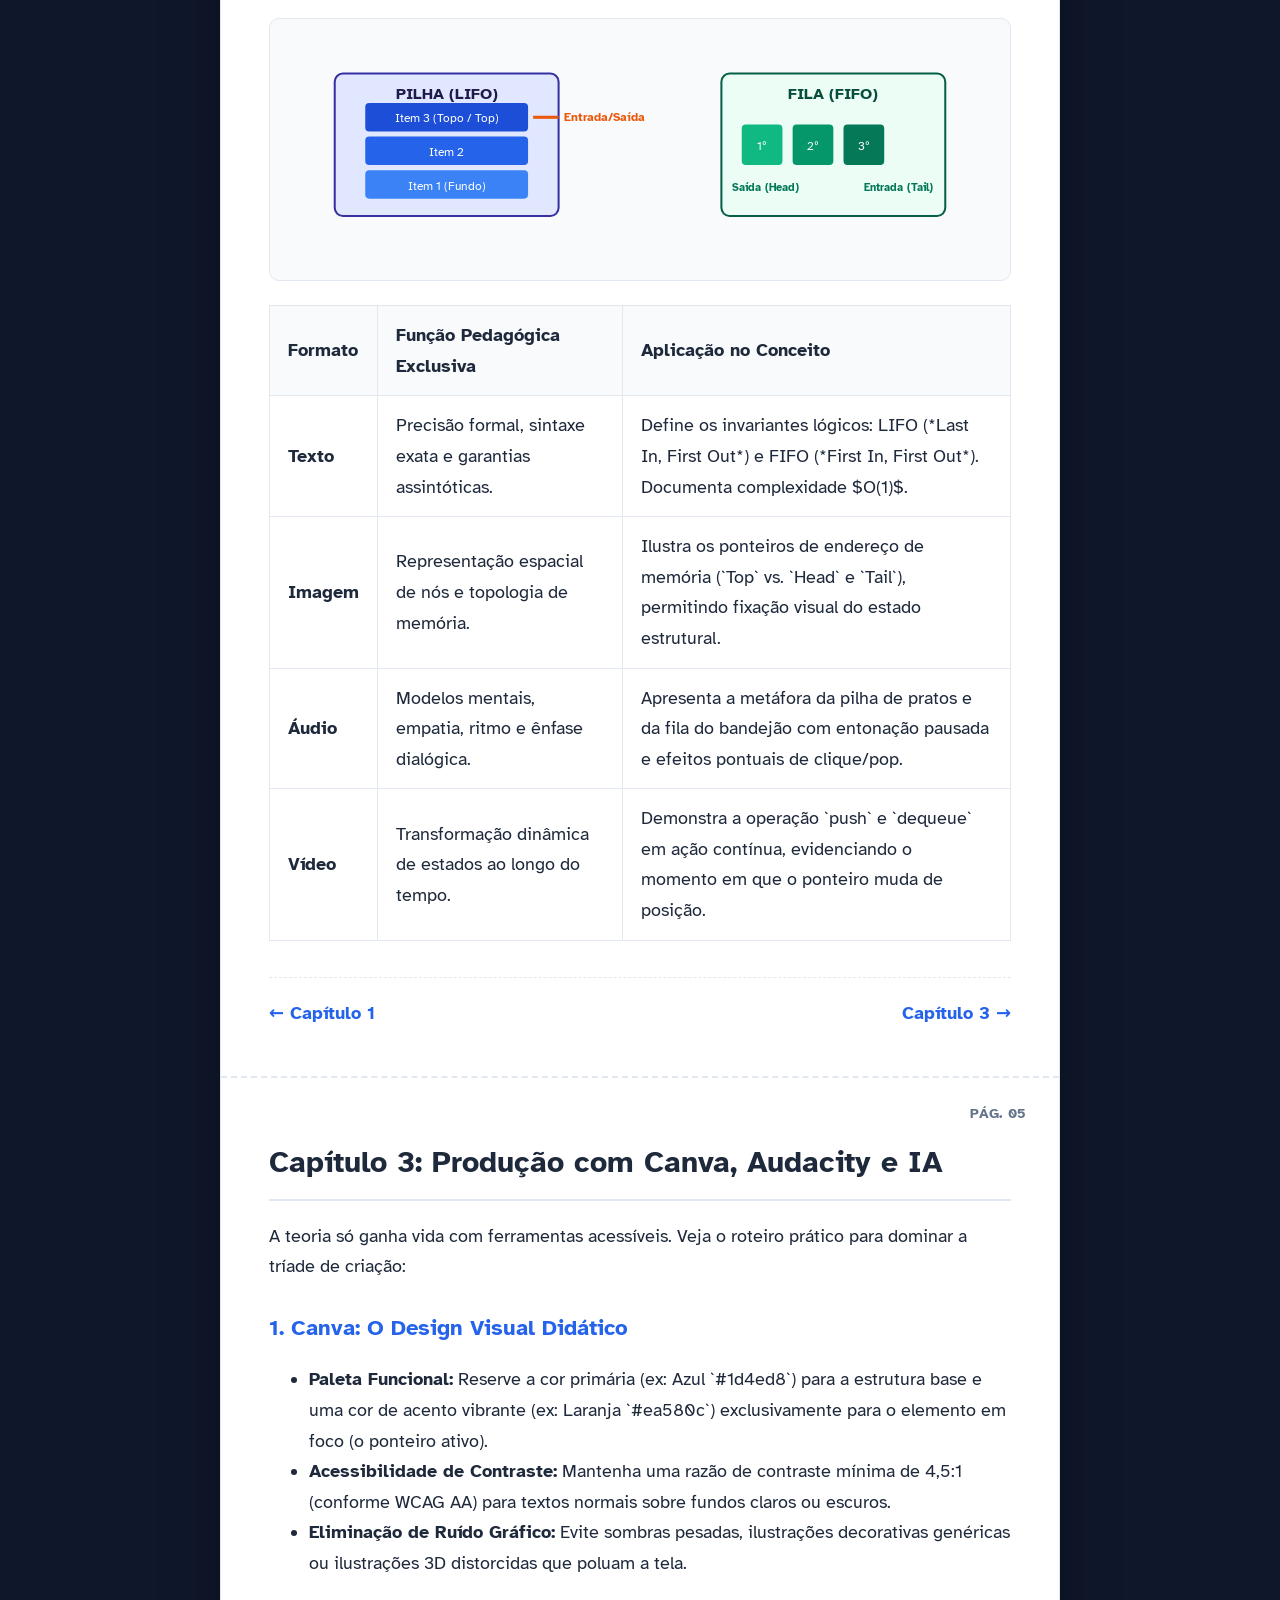
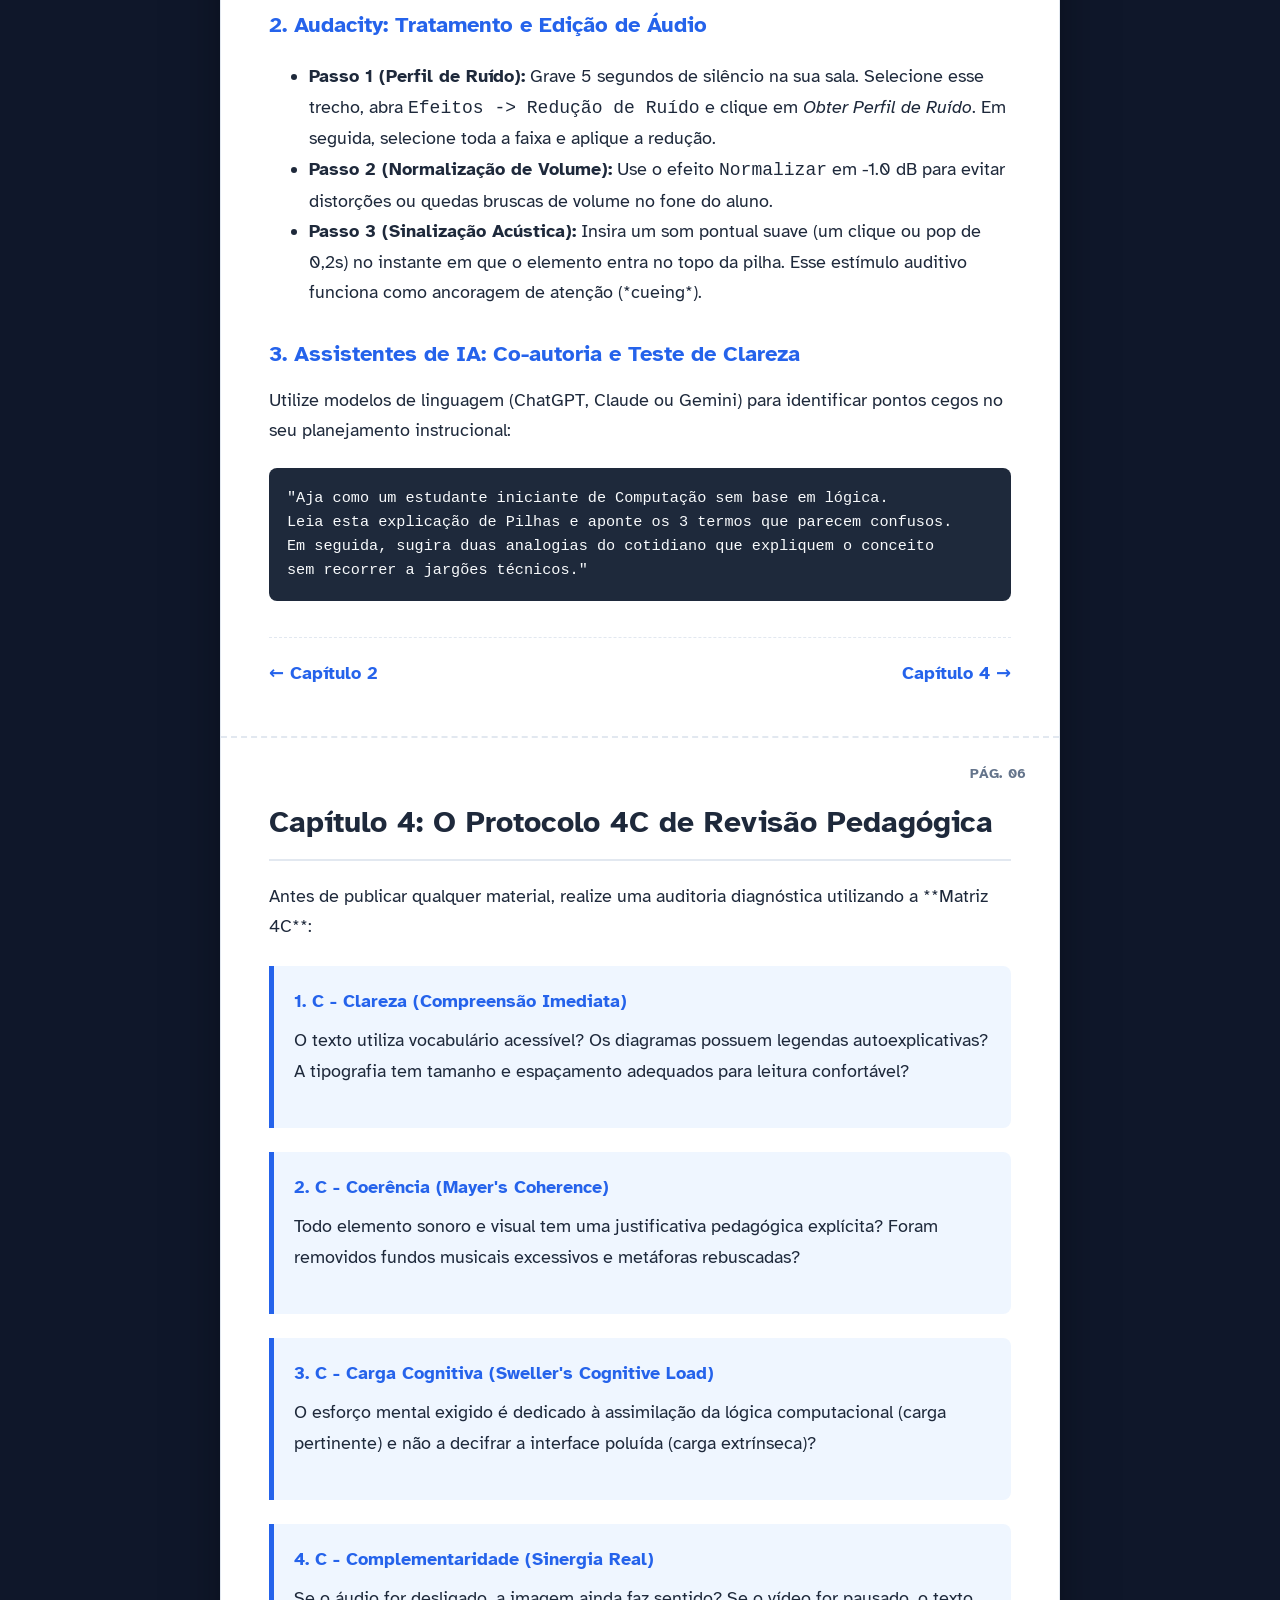
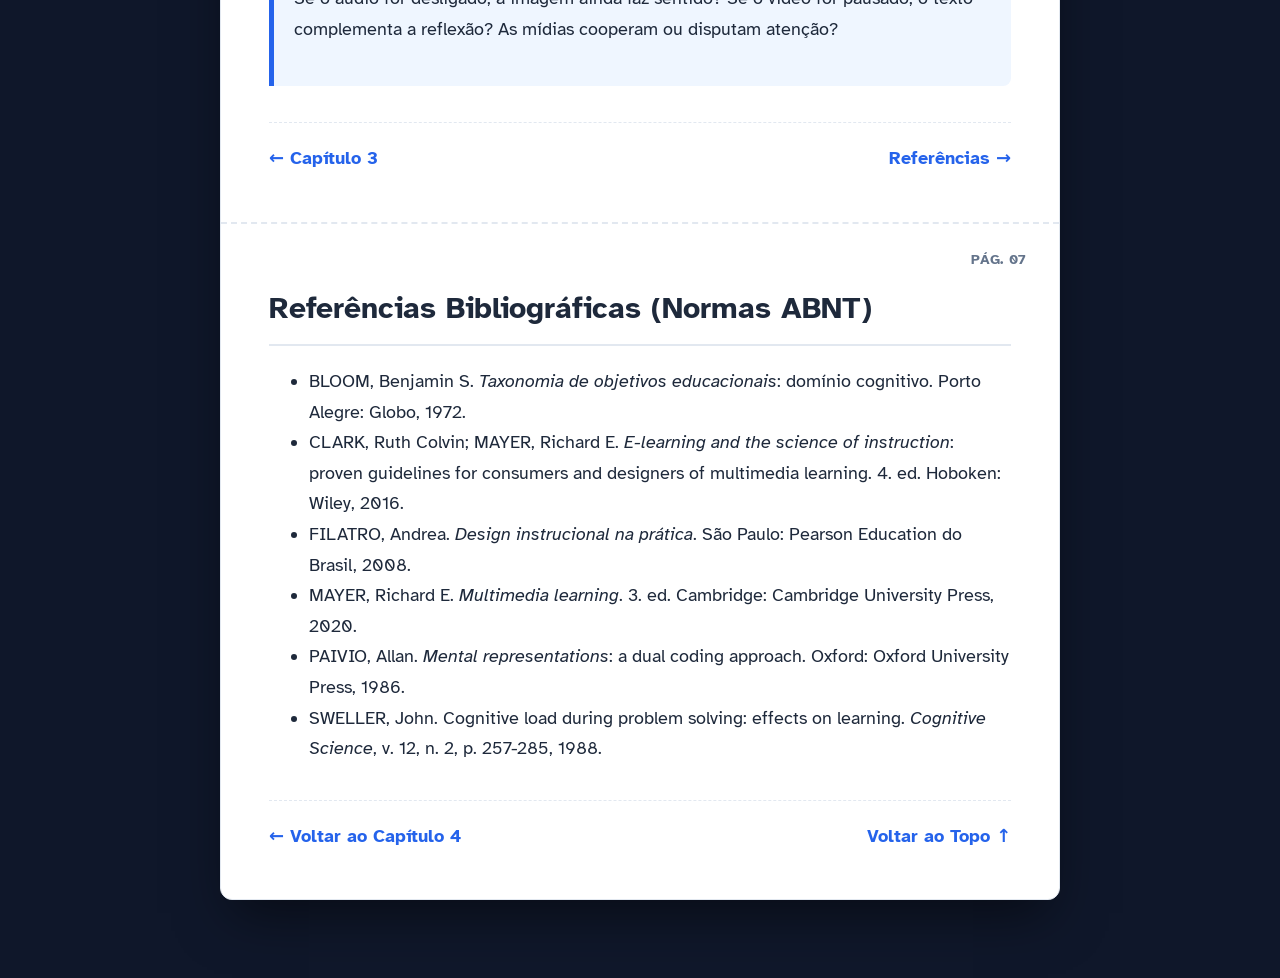
<file: ebook.html>
<!DOCTYPE html>
<html lang="pt-BR">
<head>
  <meta charset="UTF-8">
  <meta name="viewport" content="width=device-width, initial-scale=1.0">
  <title>E-book Interativo: A Arte da Multimodalidade em Computação</title>
  <meta name="description" content="E-book educacional interativo desenvolvido para a 2ª VA: aprenda a combinar texto, imagem, áudio e vídeo no ensino de Computação.">
  <link rel="preconnect" href="https://fonts.googleapis.com">
  <link rel="preconnect" href="https://fonts.gstatic.com" crossorigin>
  <link href="https://fonts.googleapis.com/css2?family=Atkinson+Hyperlegible:ital,wght@0,400;0,700;1,400;1,700&display=swap" rel="stylesheet">
  <style>
    /* =========================================================
       Variáveis e Tema do E-book
       ========================================================= */
    :root {
      --cor-fundo: #0f172a;
      --cor-papel: #ffffff;
      --cor-texto: #1e293b;
      --cor-suave: #64748b;
      --cor-destaque: #2563eb;
      --cor-destaque-escura: #1d4ed8;
      --cor-realce: #f59e0b;
      --cor-borda: #e2e8f0;
      --cor-alt: #f8fafc;
      --largura-livro: 840px;
      --raio: 12px;
    }

    [data-contraste="alto"] {
      --cor-fundo: #000000;
      --cor-papel: #000000;
      --cor-texto: #ffffff;
      --cor-suave: #e2e8f0;
      --cor-destaque: #ffff00;
      --cor-destaque-escura: #ffffff;
      --cor-realce: #00ffff;
      --cor-borda: #ffffff;
      --cor-alt: #111111;
    }

    * { box-sizing: border-box; }

    body {
      margin: 0;
      padding: 0;
      font-family: "Atkinson Hyperlegible", system-ui, sans-serif;
      background: var(--cor-fundo);
      color: var(--cor-texto);
      line-height: 1.7;
      font-size: 1.125rem;
      min-height: 100vh;
      display: flex;
      flex-direction: column;
    }

    /* Barra Superior de Controles */
    .livro-topo {
      position: sticky;
      top: 0;
      z-index: 50;
      background: rgba(15, 23, 42, 0.95);
      backdrop-filter: blur(8px);
      border-bottom: 1px solid rgba(255, 255, 255, 0.1);
      color: #fff;
      padding: 10px 20px;
    }
    .livro-topo__interno {
      max-width: var(--largura-livro);
      margin: 0 auto;
      display: flex;
      align-items: center;
      justify-content: space-between;
      gap: 12px;
      flex-wrap: wrap;
    }
    .livro-voltar {
      color: #93c5fd;
      text-decoration: none;
      font-weight: 700;
      display: inline-flex;
      align-items: center;
      gap: 6px;
      font-size: 0.95rem;
    }
    .livro-voltar:hover { text-decoration: underline; color: #fff; }

    .livro-controles {
      display: flex;
      align-items: center;
      gap: 8px;
    }
    .btn-controle {
      background: rgba(255, 255, 255, 0.1);
      border: 1px solid rgba(255, 255, 255, 0.2);
      color: #fff;
      border-radius: 6px;
      padding: 6px 12px;
      font-size: 0.9rem;
      font-weight: 700;
      cursor: pointer;
      display: inline-flex;
      align-items: center;
      gap: 6px;
      transition: background 0.15s;
    }
    .btn-controle:hover { background: rgba(255, 255, 255, 0.25); }

    /* Barra de Progresso de Leitura */
    .progresso-container {
      width: 100%;
      height: 4px;
      background: rgba(255, 255, 255, 0.1);
    }
    .progresso-barra {
      height: 100%;
      width: 0%;
      background: #38bdf8;
      transition: width 0.2s;
    }

    /* Container do E-book */
    .livro-wrapper {
      flex: 1;
      display: flex;
      justify-content: center;
      padding: 40px 16px 80px;
    }

    .livro {
      max-width: var(--largura-livro);
      width: 100%;
      background: var(--cor-papel);
      border-radius: var(--raio);
      box-shadow: 0 25px 50px -12px rgba(0, 0, 0, 0.5);
      overflow: hidden;
      border: 1px solid var(--cor-borda);
    }

    /* Páginas do E-book */
    .pagina {
      padding: 48px;
      border-bottom: 2px dashed var(--cor-borda);
      position: relative;
    }
    .pagina:last-child { border-bottom: none; }

    .pagina-num {
      position: absolute;
      top: 24px;
      right: 32px;
      font-size: 0.85rem;
      font-weight: 700;
      color: var(--cor-suave);
      text-transform: uppercase;
      letter-spacing: 0.05em;
    }

    /* Estilo da Capa */
    .capa {
      background: linear-gradient(135deg, #1e3a8a 0%, #0f172a 100%);
      color: #ffffff;
      padding: 72px 48px;
      text-align: center;
      border-radius: var(--raio) var(--raio) 0 0;
      border-bottom: 5px solid var(--cor-destaque);
    }
    [data-contraste="alto"] .capa {
      background: #000;
      border: 2px solid #fff;
    }
    .capa-badge {
      display: inline-block;
      background: rgba(56, 189, 248, 0.15);
      border: 1px solid #38bdf8;
      color: #7dd3fc;
      font-weight: 700;
      font-size: 0.85rem;
      padding: 4px 14px;
      border-radius: 999px;
      text-transform: uppercase;
      letter-spacing: 0.05em;
      margin-bottom: 20px;
    }
    .capa h1 {
      font-size: clamp(2.2rem, 5vw, 3.2rem);
      line-height: 1.15;
      margin: 0 0 16px;
      color: #ffffff;
      letter-spacing: -0.02em;
    }
    .capa-subtitulo {
      font-size: 1.35rem;
      color: #cbd5e1;
      max-width: 620px;
      margin: 0 auto 32px;
    }
    .capa-icones {
      display: flex;
      justify-content: center;
      gap: 20px;
      margin: 36px 0;
    }
    .capa-icone-box {
      width: 64px;
      height: 64px;
      border-radius: 14px;
      background: rgba(255, 255, 255, 0.08);
      border: 1px solid rgba(255, 255, 255, 0.2);
      display: grid;
      place-items: center;
      font-size: 1.6rem;
    }
    .capa-creditos {
      margin-top: 40px;
      font-size: 0.95rem;
      color: #94a3b8;
      border-top: 1px solid rgba(255, 255, 255, 0.15);
      padding-top: 20px;
    }

    /* Sumário e Navegação Interna */
    .sumario {
      background: var(--cor-alt);
      border: 1px solid var(--cor-borda);
      border-radius: 10px;
      padding: 24px;
      margin: 28px 0;
    }
    .sumario h3 { margin-top: 0; }
    .sumario-lista {
      list-style: none;
      padding: 0;
      margin: 0;
      display: grid;
      gap: 10px;
    }
    .sumario-lista a {
      display: flex;
      justify-content: space-between;
      align-items: center;
      padding: 10px 14px;
      background: var(--cor-papel);
      border: 1px solid var(--cor-borda);
      border-radius: 8px;
      color: var(--cor-texto);
      text-decoration: none;
      font-weight: 600;
      transition: all 0.15s;
    }
    .sumario-lista a:hover {
      background: #eff6ff;
      border-color: var(--cor-destaque);
      transform: translateX(4px);
    }

    /* Conteúdo dos Capítulos */
    h2 {
      font-size: 1.85rem;
      color: var(--cor-texto);
      margin: 12px 0 20px;
      border-bottom: 2px solid var(--cor-borda);
      padding-bottom: 10px;
    }
    h3 {
      font-size: 1.35rem;
      margin: 28px 0 12px;
      color: var(--cor-destaque);
    }
    [data-contraste="alto"] h3 { color: #ffff00; }

    p { margin: 0 0 1.2em; }

    /* Caixa de Destaque Didático */
    .box-didatico {
      background: #eff6ff;
      border-left: 5px solid var(--cor-destaque);
      padding: 20px;
      border-radius: 0 8px 8px 0;
      margin: 24px 0;
    }
    [data-contraste="alto"] .box-didatico {
      background: #111;
      border-color: #ffff00;
      border-left-width: 5px;
    }
    .box-didatico h4 {
      margin: 0 0 8px;
      font-size: 1.15rem;
      color: var(--cor-destaque);
    }
    [data-contraste="alto"] .box-didatico h4 { color: #ffff00; }

    /* Tabela de Decomposição Multimodal */
    .tabela-multimodal {
      width: 100%;
      border-collapse: collapse;
      margin: 24px 0;
      border: 1px solid var(--cor-borda);
    }
    .tabela-multimodal th, .tabela-multimodal td {
      padding: 14px 18px;
      border: 1px solid var(--cor-borda);
      text-align: left;
    }
    .tabela-multimodal th {
      background: var(--cor-alt);
      color: var(--cor-texto);
      font-weight: 700;
    }

    /* Box de Código e Pseudocódigo */
    pre {
      background: #1e293b;
      color: #f8fafc;
      padding: 18px;
      border-radius: 8px;
      overflow-x: auto;
      font-family: ui-monospace, "Cascadia Code", Consolas, monospace;
      font-size: 0.95rem;
      line-height: 1.6;
    }

    /* Diagrama Visual Vetorial Embutido */
    .diagrama-box {
      background: var(--cor-alt);
      border: 1px solid var(--cor-borda);
      border-radius: 10px;
      padding: 24px;
      margin: 24px 0;
      text-align: center;
    }
    .diagrama-svg {
      max-width: 100%;
      height: auto;
    }

    /* Navegador Inferior de Capítulos */
    .nav-pagina {
      display: flex;
      justify-content: space-between;
      margin-top: 36px;
      padding-top: 20px;
      border-top: 1px dashed var(--cor-borda);
    }
    .nav-pagina a {
      color: var(--cor-destaque);
      font-weight: 700;
      text-decoration: none;
    }
    .nav-pagina a:hover { text-decoration: underline; }

    /* Estilos para Impressão / FlipHTML5 (Exportar como PDF com Ctrl+P) */
    @media print {
      body { background: #fff; color: #000; }
      .livro-topo, .progresso-container, .nav-pagina { display: none !important; }
      .livro-wrapper { padding: 0; }
      .livro { box-shadow: none; border: none; max-width: 100%; }
      .pagina { page-break-after: always; padding: 30mm 20mm; border: none; }
      .capa { page-break-after: always; padding: 50mm 20mm; background: #1e3a8a !important; -webkit-print-color-adjust: exact; print-color-adjust: exact; }
    }

    @media (max-width: 680px) {
      .pagina { padding: 28px 20px; }
      .capa { padding: 48px 20px; }
      .capa-icones { gap: 10px; }
      .capa-icone-box { width: 48px; height: 48px; font-size: 1.2rem; }
    }
  </style>
</head>
<body>

  <!-- Barra Superior Interativa -->
  <header class="livro-topo" role="banner">
    <div class="livro-topo__interno">
      <a class="livro-voltar" href="index.html">
        <svg aria-hidden="true" viewBox="0 0 24 24" width="18" height="18"><path d="M19 12H5M12 19l-7-7 7-7" fill="none" stroke="currentColor" stroke-width="2.5" stroke-linecap="round" stroke-linejoin="round"/></svg>
        Voltar ao Minicurso
      </a>
      <div class="livro-controles">
        <button type="button" class="btn-controle" onclick="window.print()" title="Imprima ou salve como PDF para subir no FlipHTML5">
          <svg aria-hidden="true" viewBox="0 0 24 24" width="16" height="16"><path d="M6 9V2h12v7M6 18H4a2 2 0 0 1-2-2v-5a2 2 0 0 1 2-2h16a2 2 0 0 1 2 2v5a2 2 0 0 1-2 2h-2" fill="none" stroke="currentColor" stroke-width="2"/><rect x="6" y="14" width="12" height="8" rx="1" fill="none" stroke="currentColor" stroke-width="2"/></svg>
          Salvar PDF
        </button>
        <button type="button" class="btn-controle" id="btn-contraste-ebook" aria-pressed="false">
          Alto Contraste
        </button>
      </div>
    </div>
    <div class="progresso-container" aria-hidden="true">
      <div class="progresso-barra" id="barra-progresso"></div>
    </div>
  </header>

  <main class="livro-wrapper">
    <article class="livro" id="conteudo-livro">

      <!-- ==================== CAPA ==================== -->
      <section class="pagina capa" id="capa">
        <span class="capa-badge">E-book Interativo · 2ª VA</span>
        <h1>A Arte da Multimodalidade em Computação</h1>
        <p class="capa-subtitulo">Como Orquestrar Texto, Imagem, Áudio e Vídeo de Acordo com Objetivos de Aprendizagem</p>
        
        <div class="capa-icones" aria-hidden="true">
          <div class="capa-icone-box" title="Texto">📝</div>
          <div class="capa-icone-box" title="Imagem">🖼️</div>
          <div class="capa-icone-box" title="Áudio">🎧</div>
          <div class="capa-icone-box" title="Vídeo">🎬</div>
        </div>

        <div class="capa-creditos">
          <p><strong>Universidade Federal Rural de Pernambuco (UFRPE)</strong></p>
          <p>Disciplina de Recursos Educacionais Multimídia / Design Instrucional · 2026</p>
        </div>
      </section>

      <!-- ==================== APRESENTAÇÃO & SUMÁRIO ==================== -->
      <section class="pagina" id="sumario">
        <span class="pagina-num">Pág. 02</span>
        <h2>Apresentação & Sumário Interativo</h2>
        <p>Ensinar conceitos abstratos de Computação — como arquitetura de dados, recursão e protocolos de rede — é um dos maiores desafios pedagógicos da atualidade. Se nos limitamos a projetar telas repletas de código ou a ler definições estáticas, sobrecarregamos a cognição do estudante sem construir significado real.</p>
        
        <p>Este e-book fundamenta como a mente humana processa mídias e demonstra, através de um caso prático (<strong>Estruturas de Dados: Pilhas e Filas</strong>), como projetar recursos didáticos no Canva, gravar no Audacity e revisar criticamente com assistentes de IA.</p>

        <nav class="sumario" aria-label="Sumário dos capítulos">
          <h3>Sumário dos Capítulos</h3>
          <ol class="sumario-lista">
            <li><a href="#capitulo-1"><span><strong>Capítulo 1:</strong> Fundamentos Cognitivos da Multimodalidade</span> <span>→</span></a></li>
            <li><a href="#capitulo-2"><span><strong>Capítulo 2:</strong> Estudo de Caso Computacional: Pilhas e Filas</span> <span>→</span></a></li>
            <li><a href="#capitulo-3"><span><strong>Capítulo 3:</strong> Prática com Canva, Audacity e IA</span> <span>→</span></a></li>
            <li><a href="#capitulo-4"><span><strong>Capítulo 4:</strong> O Protocolo 4C de Revisão Pedagógica</span> <span>→</span></a></li>
            <li><a href="#referencias"><span><strong>Referências:</strong> Literatura Acadêmica ABNT</span> <span>→</span></a></li>
          </ol>
        </nav>
      </section>

      <!-- ==================== CAPÍTULO 1 ==================== -->
      <section class="pagina" id="capitulo-1">
        <span class="pagina-num">Pág. 03</span>
        <h2>Capítulo 1: Fundamentos Cognitivos da Multimodalidade</h2>
        <p>Por que alguns vídeos didáticos geram compreensão imediata enquanto outros provocam fadiga e distração? A resposta está na **Teoria Cognitiva da Aprendizagem Multimídia (TCAM)** desenvolvida pelo psicólogo Richard Mayer.</p>

        <h3>O Modelo de Duplo Canal de Mayer</h3>
        <p>O cérebro humano processa informações visuais e auditivas por canais sensoriais separados:</p>
        <ul>
          <li><strong>Canal Pictórico / Visual:</strong> Responsável por processar o que vemos (esquemas gráficos, diagramas de memória, código formatado, animações espaciais).</li>
          <li><strong>Canal Verbal / Auditivo:</strong> Responsável por processar a fala, locuções, metáforas orais e sons explicativos.</li>
        </ul>

        <div class="box-didatico">
          <h4>O Princípio da Redundância (O Erro Mais Comum)</h4>
          <p>Quando um professor exibe um slide repleto de texto e <strong>lê exatamente as mesmas palavras em voz alta</strong>, ele comete a falácia da redundância. O texto escrito disputa o processador fonológico com o áudio, sobrecarregando a memória de trabalho do aprendiz.</p>
          <p><strong>A regra de ouro:</strong> Narração falada + Imagem ou Diagrama limpo = <em>Aprendizagem máxima</em>. Narração falada + Texto quilométrico idêntico = <em>Sobrecarga cognitiva</em>.</p>
        </div>

        <h3>Os Princípios Essenciais de Mayer Aplicados à Computação</h3>
        <ol>
          <li><strong>Princípio da Coerência:</strong> Remova qualquer meme, efeito sonoro estridente ou bloco de código desnecessário que não contribua com a lógica central.</li>
          <li><strong>Princípio da Sinalização:</strong> Use cores de destaque (ex: laranja vibrante) para orientar os olhos do estudante para a linha de código ou o ponteiro que está em execução.</li>
          <li><strong>Princípio da Contiguidade Espacial:</strong> Posicione a legenda ou o comentário técnico colado exatamente ao nó que ele descreve, nunca em uma tabela distante.</li>
        </ol>

        <div class="nav-pagina">
          <a href="#sumario">← Voltar ao Sumário</a>
          <a href="#capitulo-2">Avançar para o Capítulo 2 →</a>
        </div>
      </section>

      <!-- ==================== CAPÍTULO 2 ==================== -->
      <section class="pagina" id="capitulo-2">
        <span class="pagina-num">Pág. 04</span>
        <h2>Capítulo 2: O Conceito Computacional em Formatos Complementares</h2>
        <p>Para ilustrar a orquestração prática, tomemos o ensino de **Estruturas de Dados Lineares: Pilhas (Stacks) e Filas (Queues)**. Em vez de usar todas as mídias para dizer a mesma coisa, cada formato assume uma função didática insubstituível:</p>

        <div class="diagrama-box">
          <svg class="diagrama-svg" viewBox="0 0 680 200" width="100%" height="200" aria-label="Diagrama esquemático comparando Pilha e Fila">
            <!-- Pilha -->
            <rect x="40" y="30" width="220" height="140" rx="8" fill="#e0e7ff" stroke="#3730a3" stroke-width="2"/>
            <text x="150" y="55" font-size="16" font-weight="700" text-anchor="middle" fill="#1e1b4b">PILHA (LIFO)</text>
            <rect x="70" y="125" width="160" height="28" rx="4" fill="#3b82f6"/>
            <text x="150" y="144" font-size="12" fill="#fff" text-anchor="middle">Item 1 (Fundo)</text>
            <rect x="70" y="92" width="160" height="28" rx="4" fill="#2563eb"/>
            <text x="150" y="111" font-size="12" fill="#fff" text-anchor="middle">Item 2</text>
            <rect x="70" y="59" width="160" height="28" rx="4" fill="#1d4ed8"/>
            <text x="150" y="78" font-size="12" fill="#fff" text-anchor="middle">Item 3 (Topo / Top)</text>
            <!-- Seta Topo -->
            <path d="M 235 73 L 260 73" stroke="#ea580c" stroke-width="3" marker-end="url(#arrow)"/>
            <text x="265" y="77" font-size="12" font-weight="700" fill="#ea580c">Entrada/Saída</text>

            <!-- Fila -->
            <rect x="420" y="30" width="220" height="140" rx="8" fill="#ecfdf5" stroke="#065f46" stroke-width="2"/>
            <text x="530" y="55" font-size="16" font-weight="700" text-anchor="middle" fill="#064e3b">FILA (FIFO)</text>
            <!-- Blocos Fila -->
            <rect x="440" y="80" width="40" height="40" rx="4" fill="#10b981"/>
            <text x="460" y="105" font-size="12" fill="#fff" text-anchor="middle">1º</text>
            <rect x="490" y="80" width="40" height="40" rx="4" fill="#059669"/>
            <text x="510" y="105" font-size="12" fill="#fff" text-anchor="middle">2º</text>
            <rect x="540" y="80" width="40" height="40" rx="4" fill="#047857"/>
            <text x="560" y="105" font-size="12" fill="#fff" text-anchor="middle">3º</text>
            <!-- Setas Fila -->
            <text x="430" y="145" font-size="11" font-weight="700" fill="#047857">Saída (Head)</text>
            <text x="560" y="145" font-size="11" font-weight="700" fill="#047857">Entrada (Tail)</text>
          </svg>
        </div>

        <table class="tabela-multimodal">
          <thead>
            <tr>
              <th>Formato</th>
              <th>Função Pedagógica Exclusiva</th>
              <th>Aplicação no Conceito</th>
            </tr>
          </thead>
          <tbody>
            <tr>
              <td><strong>Texto</strong></td>
              <td>Precisão formal, sintaxe exata e garantias assintóticas.</td>
              <td>Define os invariantes lógicos: LIFO (*Last In, First Out*) e FIFO (*First In, First Out*). Documenta complexidade $O(1)$.</td>
            </tr>
            <tr>
              <td><strong>Imagem</strong></td>
              <td>Representação espacial de nós e topologia de memória.</td>
              <td>Ilustra os ponteiros de endereço de memória (`Top` vs. `Head` e `Tail`), permitindo fixação visual do estado estrutural.</td>
            </tr>
            <tr>
              <td><strong>Áudio</strong></td>
              <td>Modelos mentais, empatia, ritmo e ênfase dialógica.</td>
              <td>Apresenta a metáfora da pilha de pratos e da fila do bandejão com entonação pausada e efeitos pontuais de clique/pop.</td>
            </tr>
            <tr>
              <td><strong>Vídeo</strong></td>
              <td>Transformação dinâmica de estados ao longo do tempo.</td>
              <td>Demonstra a operação `push` e `dequeue` em ação contínua, evidenciando o momento em que o ponteiro muda de posição.</td>
            </tr>
          </tbody>
        </table>

        <div class="nav-pagina">
          <a href="#capitulo-1">← Capítulo 1</a>
          <a href="#capitulo-3">Capítulo 3 →</a>
        </div>
      </section>

      <!-- ==================== CAPÍTULO 3 ==================== -->
      <section class="pagina" id="capitulo-3">
        <span class="pagina-num">Pág. 05</span>
        <h2>Capítulo 3: Produção com Canva, Audacity e IA</h2>
        <p>A teoria só ganha vida com ferramentas acessíveis. Veja o roteiro prático para dominar a tríade de criação:</p>

        <h3>1. Canva: O Design Visual Didático</h3>
        <ul>
          <li><strong>Paleta Funcional:</strong> Reserve a cor primária (ex: Azul `#1d4ed8`) para a estrutura base e uma cor de acento vibrante (ex: Laranja `#ea580c`) exclusivamente para o elemento em foco (o ponteiro ativo).</li>
          <li><strong>Acessibilidade de Contraste:</strong> Mantenha uma razão de contraste mínima de 4,5:1 (conforme WCAG AA) para textos normais sobre fundos claros ou escuros.</li>
          <li><strong>Eliminação de Ruído Gráfico:</strong> Evite sombras pesadas, ilustrações decorativas genéricas ou ilustrações 3D distorcidas que poluam a tela.</li>
        </ul>

        <h3>2. Audacity: Tratamento e Edição de Áudio</h3>
        <ul>
          <li><strong>Passo 1 (Perfil de Ruído):</strong> Grave 5 segundos de silêncio na sua sala. Selecione esse trecho, abra <code>Efeitos -> Redução de Ruído</code> e clique em <em>Obter Perfil de Ruído</em>. Em seguida, selecione toda a faixa e aplique a redução.</li>
          <li><strong>Passo 2 (Normalização de Volume):</strong> Use o efeito <code>Normalizar</code> em -1.0 dB para evitar distorções ou quedas bruscas de volume no fone do aluno.</li>
          <li><strong>Passo 3 (Sinalização Acústica):</strong> Insira um som pontual suave (um clique ou pop de 0,2s) no instante em que o elemento entra no topo da pilha. Esse estímulo auditivo funciona como ancoragem de atenção (*cueing*).</li>
        </ul>

        <h3>3. Assistentes de IA: Co-autoria e Teste de Clareza</h3>
        <p>Utilize modelos de linguagem (ChatGPT, Claude ou Gemini) para identificar pontos cegos no seu planejamento instrucional:</p>
        <pre><code>"Aja como um estudante iniciante de Computação sem base em lógica.
Leia esta explicação de Pilhas e aponte os 3 termos que parecem confusos.
Em seguida, sugira duas analogias do cotidiano que expliquem o conceito
sem recorrer a jargões técnicos."</code></pre>

        <div class="nav-pagina">
          <a href="#capitulo-2">← Capítulo 2</a>
          <a href="#capitulo-4">Capítulo 4 →</a>
        </div>
      </section>

      <!-- ==================== CAPÍTULO 4 ==================== -->
      <section class="pagina" id="capitulo-4">
        <span class="pagina-num">Pág. 06</span>
        <h2>Capítulo 4: O Protocolo 4C de Revisão Pedagógica</h2>
        <p>Antes de publicar qualquer material, realize uma auditoria diagnóstica utilizando a **Matriz 4C**:</p>

        <div class="box-didatico">
          <h4>1. C - Clareza (Compreensão Imediata)</h4>
          <p>O texto utiliza vocabulário acessível? Os diagramas possuem legendas autoexplicativas? A tipografia tem tamanho e espaçamento adequados para leitura confortável?</p>
        </div>

        <div class="box-didatico">
          <h4>2. C - Coerência (Mayer's Coherence)</h4>
          <p>Todo elemento sonoro e visual tem uma justificativa pedagógica explícita? Foram removidos fundos musicais excessivos e metáforas rebuscadas?</p>
        </div>

        <div class="box-didatico">
          <h4>3. C - Carga Cognitiva (Sweller's Cognitive Load)</h4>
          <p>O esforço mental exigido é dedicado à assimilação da lógica computacional (carga pertinente) e não a decifrar a interface poluída (carga extrínseca)?</p>
        </div>

        <div class="box-didatico">
          <h4>4. C - Complementaridade (Sinergia Real)</h4>
          <p>Se o áudio for desligado, a imagem ainda faz sentido? Se o vídeo for pausado, o texto complementa a reflexão? As mídias cooperam ou disputam atenção?</p>
        </div>

        <div class="nav-pagina">
          <a href="#capitulo-3">← Capítulo 3</a>
          <a href="#referencias">Referências →</a>
        </div>
      </section>

      <!-- ==================== REFERÊNCIAS ==================== -->
      <section class="pagina" id="referencias">
        <span class="pagina-num">Pág. 07</span>
        <h2>Referências Bibliográficas (Normas ABNT)</h2>
        <ul>
          <li>BLOOM, Benjamin S. <em>Taxonomia de objetivos educacionais</em>: domínio cognitivo. Porto Alegre: Globo, 1972.</li>
          <li>CLARK, Ruth Colvin; MAYER, Richard E. <em>E-learning and the science of instruction</em>: proven guidelines for consumers and designers of multimedia learning. 4. ed. Hoboken: Wiley, 2016.</li>
          <li>FILATRO, Andrea. <em>Design instrucional na prática</em>. São Paulo: Pearson Education do Brasil, 2008.</li>
          <li>MAYER, Richard E. <em>Multimedia learning</em>. 3. ed. Cambridge: Cambridge University Press, 2020.</li>
          <li>PAIVIO, Allan. <em>Mental representations</em>: a dual coding approach. Oxford: Oxford University Press, 1986.</li>
          <li>SWELLER, John. Cognitive load during problem solving: effects on learning. <em>Cognitive Science</em>, v. 12, n. 2, p. 257-285, 1988.</li>
        </ul>

        <div class="nav-pagina">
          <a href="#capitulo-4">← Voltar ao Capítulo 4</a>
          <a href="#capa">Voltar ao Topo ↑</a>
        </div>
      </section>

    </article>
  </main>

  <script>
    // Controle de barra de progresso de leitura
    window.addEventListener('scroll', function() {
      var docEl = document.documentElement;
      var scrollTop = docEl.scrollTop || document.body.scrollTop;
      var scrollHeight = docEl.scrollHeight - docEl.clientHeight;
      var percent = (scrollTop / scrollHeight) * 100;
      document.getElementById('barra-progresso').style.width = percent + '%';
    });

    // Controle de Alto Contraste no E-book
    var btnContraste = document.getElementById('btn-contraste-ebook');
    btnContraste.addEventListener('click', function() {
      var isAlto = document.documentElement.getAttribute('data-contraste') === 'alto';
      if (isAlto) {
        document.documentElement.removeAttribute('data-contraste');
        btnContraste.setAttribute('aria-pressed', 'false');
      } else {
        document.documentElement.setAttribute('data-contraste', 'alto');
        btnContraste.setAttribute('aria-pressed', 'true');
      }
    });
  </script>
</body>
</html>
</file>
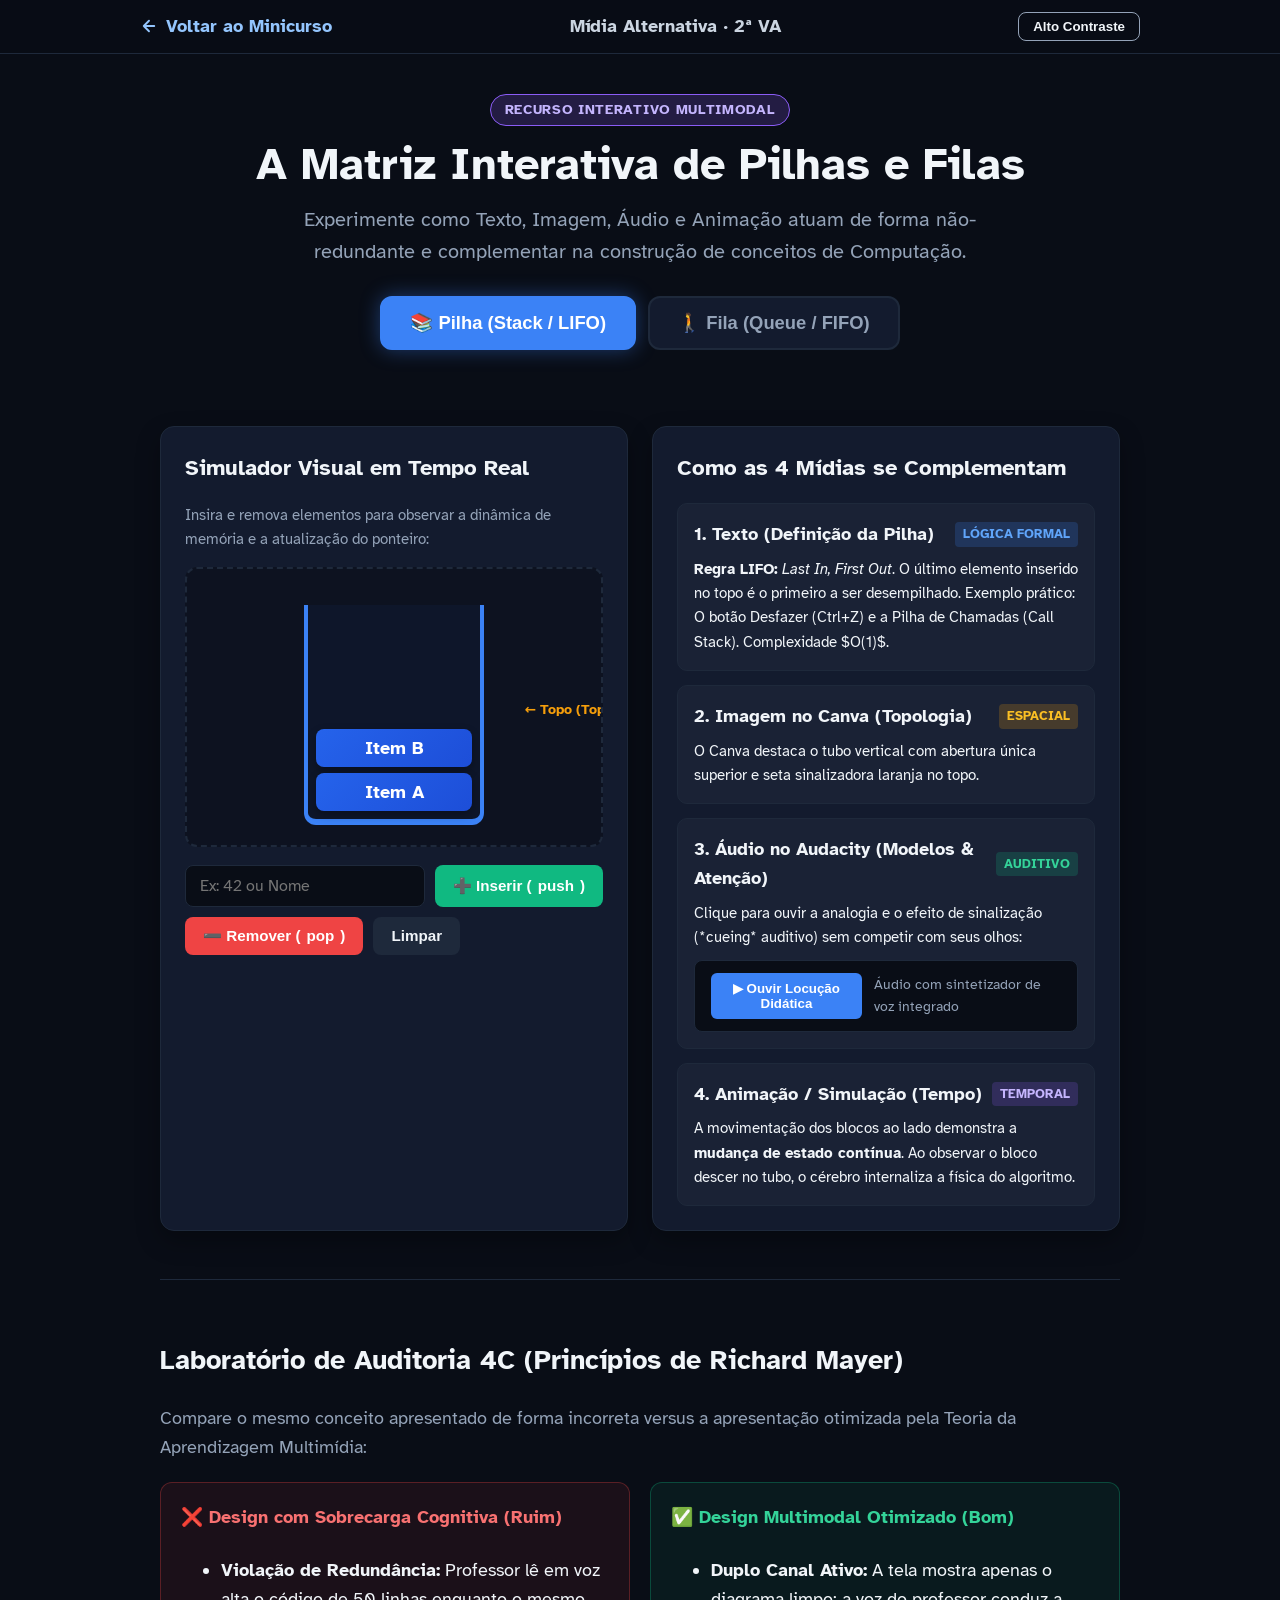
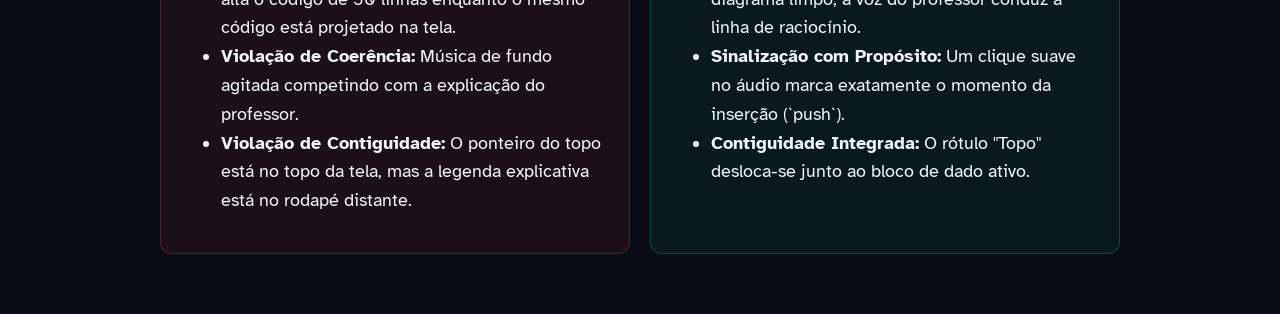
<file: infografico.html>
<!DOCTYPE html>
<html lang="pt-BR">
<head>
  <meta charset="UTF-8">
  <meta name="viewport" content="width=device-width, initial-scale=1.0">
  <title>Mídia Alternativa (2ª VA): Infográfico Interativo & Simulador Multimodal</title>
  <meta name="description" content="Mídia alternativa interativa: explore o conceito de Pilha e Fila através de texto, imagem, áudio sintetizado e simulação interativa.">
  <link rel="preconnect" href="https://fonts.googleapis.com">
  <link rel="preconnect" href="https://fonts.gstatic.com" crossorigin>
  <link href="https://fonts.googleapis.com/css2?family=Atkinson+Hyperlegible:ital,wght@0,400;0,700;1,400;1,700&display=swap" rel="stylesheet">
  <style>
    :root {
      --fundo: #090d16;
      --card-bg: #131b2e;
      --borda: #1e293b;
      --texto: #f1f5f9;
      --suave: #94a3b8;
      --primaria: #3b82f6;
      --primaria-hover: #2563eb;
      --secundaria: #8b5cf6;
      --acento: #f59e0b;
      --sucesso: #10b981;
      --erro: #ef4444;
      --raio: 14px;
      --largura: 1000px;
    }

    [data-contraste="alto"] {
      --fundo: #000000;
      --card-bg: #000000;
      --borda: #ffffff;
      --texto: #ffffff;
      --suave: #ffffff;
      --primaria: #ffff00;
      --primaria-hover: #ffffff;
      --secundaria: #00ffff;
      --acento: #ffff00;
      --sucesso: #00ff66;
      --erro: #ff3333;
    }

    * { box-sizing: border-box; }

    body {
      margin: 0;
      font-family: "Atkinson Hyperlegible", system-ui, sans-serif;
      background: var(--fundo);
      color: var(--texto);
      line-height: 1.6;
      font-size: 1.125rem;
      padding-bottom: 60px;
    }

    /* Topo de Navegação */
    .topo-nav {
      position: sticky;
      top: 0;
      z-index: 40;
      background: rgba(9, 13, 22, 0.95);
      backdrop-filter: blur(8px);
      border-bottom: 1px solid var(--borda);
      padding: 12px 20px;
    }
    .topo-nav__container {
      max-width: var(--largura);
      margin: 0 auto;
      display: flex;
      align-items: center;
      justify-content: space-between;
      gap: 16px;
      flex-wrap: wrap;
    }
    .btn-voltar {
      color: #93c5fd;
      text-decoration: none;
      font-weight: 700;
      display: inline-flex;
      align-items: center;
      gap: 8px;
    }
    .btn-voltar:hover { color: #fff; text-decoration: underline; }

    .btn-alto-contraste {
      background: transparent;
      border: 1.5px solid var(--suave);
      color: var(--texto);
      padding: 6px 14px;
      border-radius: 8px;
      cursor: pointer;
      font-weight: 700;
    }
    .btn-alto-contraste:hover { border-color: var(--primaria); color: var(--primaria); }

    .container {
      max-width: var(--largura);
      margin: 0 auto;
      padding: 0 20px;
    }

    /* Cabeçalho */
    .header-infografico {
      text-align: center;
      padding: 40px 0 28px;
    }
    .badge-tag {
      display: inline-block;
      padding: 4px 14px;
      border-radius: 999px;
      background: rgba(139, 92, 246, 0.2);
      border: 1px solid var(--secundaria);
      color: #c4b5fd;
      font-size: 0.85rem;
      font-weight: 700;
      text-transform: uppercase;
      letter-spacing: 0.05em;
      margin-bottom: 12px;
    }
    h1 {
      font-size: clamp(2rem, 4vw, 2.8rem);
      margin: 0 0 12px;
      line-height: 1.2;
    }
    .subtitulo {
      font-size: 1.25rem;
      color: var(--suave);
      max-width: 760px;
      margin: 0 auto 24px;
    }

    /* Seletor de Estrutura: Pilha vs. Fila */
    .seletor-estrutura {
      display: flex;
      justify-content: center;
      gap: 12px;
      margin: 28px 0;
    }
    .tab-btn {
      padding: 14px 28px;
      border-radius: 12px;
      font-size: 1.15rem;
      font-weight: 700;
      cursor: pointer;
      border: 2px solid var(--borda);
      background: var(--card-bg);
      color: var(--suave);
      display: inline-flex;
      align-items: center;
      gap: 10px;
      transition: all 0.2s;
    }
    .tab-btn:hover {
      border-color: var(--primaria);
      color: var(--texto);
    }
    .tab-btn.ativo {
      background: var(--primaria);
      border-color: var(--primaria);
      color: #fff;
      box-shadow: 0 0 20px rgba(59, 130, 246, 0.4);
    }
    [data-contraste="alto"] .tab-btn.ativo {
      background: #ffff00;
      color: #000;
      border-color: #ffff00;
    }

    /* Painel do Simulador e Matriz Multimodal */
    .painel-grid {
      display: grid;
      grid-template-columns: 1fr 1fr;
      gap: 24px;
      margin-top: 20px;
    }

    .card {
      background: var(--card-bg);
      border: 1px solid var(--borda);
      border-radius: var(--raio);
      padding: 24px;
      box-shadow: 0 10px 25px rgba(0, 0, 0, 0.3);
    }
    .card h2, .card h3 {
      margin-top: 0;
      display: flex;
      align-items: center;
      gap: 10px;
      font-size: 1.35rem;
    }

    /* Área de Simulação Visual */
    .simulador-palco {
      background: rgba(0, 0, 0, 0.3);
      border: 2px dashed var(--borda);
      border-radius: 12px;
      min-height: 280px;
      display: flex;
      flex-direction: column;
      justify-content: flex-end;
      align-items: center;
      padding: 20px;
      position: relative;
      overflow: hidden;
    }

    /* Estilo de Pilha (Tubo Vertical) */
    .tubo-pilha {
      width: 180px;
      border-left: 4px solid var(--primaria);
      border-right: 4px solid var(--primaria);
      border-bottom: 6px solid var(--primaria);
      border-radius: 0 0 12px 12px;
      min-height: 220px;
      display: flex;
      flex-direction: column-reverse;
      gap: 6px;
      padding: 8px;
      background: rgba(37, 99, 235, 0.05);
      position: relative;
    }
    .marcador-topo {
      position: absolute;
      right: -130px;
      display: flex;
      align-items: center;
      gap: 6px;
      font-size: 0.85rem;
      font-weight: 700;
      color: var(--acento);
      transition: bottom 0.25s ease;
    }

    /* Estilo de Fila (Esteira Horizontal) */
    .esteira-fila {
      width: 100%;
      min-height: 80px;
      border-top: 3px solid var(--secundaria);
      border-bottom: 3px solid var(--secundaria);
      display: flex;
      align-items: center;
      gap: 10px;
      padding: 10px 14px;
      background: rgba(139, 92, 246, 0.05);
      overflow-x: auto;
      justify-content: flex-start;
    }

    /* Elementos de Dado */
    .item-dado {
      background: linear-gradient(135deg, #2563eb, #1d4ed8);
      color: #fff;
      font-weight: 700;
      border-radius: 8px;
      display: grid;
      place-items: center;
      font-size: 1.1rem;
      box-shadow: 0 4px 10px rgba(0,0,0,0.3);
      animation: aparecer 0.25s cubic-bezier(0.175, 0.885, 0.32, 1.275);
    }
    .tubo-pilha .item-dado {
      width: 100%;
      height: 38px;
    }
    .esteira-fila .item-dado {
      width: 60px;
      height: 60px;
      flex-shrink: 0;
      background: linear-gradient(135deg, #8b5cf6, #7c3aed);
    }

    @keyframes aparecer {
      from { transform: scale(0.6) translateY(-20px); opacity: 0; }
      to { transform: scale(1) translateY(0); opacity: 1; }
    }

    /* Controles do Simulador */
    .simulador-acoes {
      display: flex;
      flex-wrap: wrap;
      gap: 10px;
      margin-top: 18px;
    }
    .input-valor {
      flex: 1;
      min-width: 120px;
      padding: 10px 14px;
      border-radius: 8px;
      border: 1px solid var(--borda);
      background: var(--fundo);
      color: var(--texto);
      font-family: inherit;
      font-size: 1rem;
    }
    .btn-acao {
      padding: 10px 18px;
      border-radius: 8px;
      border: none;
      font-weight: 700;
      cursor: pointer;
      display: inline-flex;
      align-items: center;
      gap: 6px;
      font-size: 0.95rem;
      transition: transform 0.15s;
    }
    .btn-acao:hover { transform: translateY(-2px); }
    .btn-inserir { background: var(--sucesso); color: #fff; }
    .btn-remover { background: var(--erro); color: #fff; }
    .btn-limpar { background: var(--borda); color: var(--texto); }

    /* As 4 Modalities em Tabs/Accordions */
    .modais-lista {
      display: grid;
      gap: 14px;
    }
    .modal-card {
      background: rgba(255, 255, 255, 0.03);
      border: 1px solid var(--borda);
      border-radius: 10px;
      padding: 16px;
    }
    .modal-card__header {
      display: flex;
      align-items: center;
      justify-content: space-between;
      margin-bottom: 8px;
    }
    .modal-tag {
      font-size: 0.8rem;
      font-weight: 700;
      text-transform: uppercase;
      padding: 2px 8px;
      border-radius: 4px;
    }
    .tag-texto { background: rgba(59, 130, 246, 0.2); color: #60a5fa; }
    .tag-imagem { background: rgba(245, 158, 11, 0.2); color: #fbbf24; }
    .tag-audio { background: rgba(16, 185, 129, 0.2); color: #34d399; }
    .tag-animacao { background: rgba(139, 92, 246, 0.2); color: #c4b5fd; }

    /* Áudio Síntese Interativa */
    .audio-player-box {
      background: var(--fundo);
      border: 1px solid var(--borda);
      border-radius: 8px;
      padding: 12px 16px;
      display: flex;
      align-items: center;
      justify-content: space-between;
      gap: 12px;
      margin-top: 10px;
    }
    .btn-play-audio {
      background: var(--primaria);
      color: #fff;
      border: none;
      padding: 8px 16px;
      border-radius: 6px;
      font-weight: 700;
      cursor: pointer;
      display: inline-flex;
      align-items: center;
      gap: 6px;
    }
    .audio-status {
      font-size: 0.85rem;
      color: var(--suave);
    }

    /* Seção Auditoria 4C */
    .secao-auditoria {
      margin-top: 48px;
      border-top: 1px solid var(--borda);
      padding-top: 36px;
    }
    .auditoria-comparativo {
      display: grid;
      grid-template-columns: 1fr 1fr;
      gap: 20px;
      margin-top: 20px;
    }
    .auditoria-box {
      padding: 20px;
      border-radius: 12px;
      border: 1px solid var(--borda);
    }
    .box-ruim {
      background: rgba(239, 68, 68, 0.08);
      border-color: rgba(239, 68, 68, 0.3);
    }
    .box-bom {
      background: rgba(16, 185, 129, 0.08);
      border-color: rgba(16, 185, 129, 0.3);
    }
    .box-ruim h4 { color: #f87171; margin-top: 0; }
    .box-bom h4 { color: #34d399; margin-top: 0; }

    @media (max-width: 820px) {
      .painel-grid { grid-template-columns: 1fr; }
      .auditoria-comparativo { grid-template-columns: 1fr; }
    }
  </style>
</head>
<body>

  <!-- Barra de Topo -->
  <header class="topo-nav">
    <div class="topo-nav__container">
      <a class="btn-voltar" href="index.html">
        <svg aria-hidden="true" viewBox="0 0 24 24" width="18" height="18"><path d="M19 12H5M12 19l-7-7 7-7" fill="none" stroke="currentColor" stroke-width="2.5" stroke-linecap="round" stroke-linejoin="round"/></svg>
        Voltar ao Minicurso
      </a>
      <span style="font-weight: 700; color: #cbd5e1;">Mídia Alternativa · 2ª VA</span>
      <button type="button" class="btn-alto-contraste" id="btn-contraste-infografico">
        Alto Contraste
      </button>
    </div>
  </header>

  <main class="container">
    <header class="header-infografico">
      <span class="badge-tag">Recurso Interativo Multimodal</span>
      <h1>A Matriz Interativa de Pilhas e Filas</h1>
      <p class="subtitulo">Experimente como Texto, Imagem, Áudio e Animação atuam de forma não-redundante e complementar na construção de conceitos de Computação.</p>

      <!-- Seletores da Estrutura -->
      <div class="seletor-estrutura" role="tablist" aria-label="Escolha a estrutura de dados para interagir">
        <button type="button" class="tab-btn ativo" id="tab-pilha" role="tab" aria-selected="true" aria-controls="painel-pilha">
          📚 Pilha (Stack / LIFO)
        </button>
        <button type="button" class="tab-btn" id="tab-fila" role="tab" aria-selected="false" aria-controls="painel-fila">
          🚶 Fila (Queue / FIFO)
        </button>
      </div>
    </header>

    <!-- PAINEL INTERATIVO -->
    <div class="painel-grid">

      <!-- COLUNA 1: SIMULADOR VISUAL & PRÁTICO -->
      <section class="card" aria-label="Laboratório interativo de manipulação">
        <h2 id="titulo-simulador">Simulador Visual em Tempo Real</h2>
        <p id="desc-simulador" style="color: var(--suave); font-size: 0.95rem;">
          Insira e remova elementos para observar a dinâmica de memória e a atualização do ponteiro:
        </p>

        <!-- Palco do Simulador -->
        <div class="simulador-palco" id="palco">
          <!-- O tubo da Pilha ou a Esteira da Fila serão renderizados aqui via JS -->
          <div class="tubo-pilha" id="estrutura-container">
            <div class="marcador-topo" id="indicador-ponteiro" style="bottom: 12px;">
              ← Topo (Topo da Pilha)
            </div>
          </div>
        </div>

        <!-- Ações do Usuário -->
        <div class="simulador-acoes">
          <input type="text" class="input-valor" id="input-dado" placeholder="Ex: 42 ou Nome" maxlength="8" aria-label="Valor do novo elemento">
          <button type="button" class="btn-acao btn-inserir" id="btn-inserir">
            ➕ Inserir (<span id="txt-acao-inserir">push</span>)
          </button>
          <button type="button" class="btn-acao btn-remover" id="btn-remover">
            ➖ Remover (<span id="txt-acao-remover">pop</span>)
          </button>
          <button type="button" class="btn-acao btn-limpar" id="btn-limpar" title="Limpar todos os elementos">
            Limpar
          </button>
        </div>
      </section>

      <!-- COLUNA 2: A MATRIZ DAS 4 MÍDIAS COMPLEMENTARES -->
      <section class="card" aria-label="Decomposição das 4 mídias pedagógicas">
        <h2>Como as 4 Mídias se Complementam</h2>

        <div class="modais-lista">
          <!-- 1. Texto -->
          <article class="modal-card">
            <div class="modal-card__header">
              <strong id="titulo-midia-texto">1. Texto (Definição & Regra)</strong>
              <span class="modal-tag tag-texto">Lógica Formal</span>
            </div>
            <p id="conteudo-midia-texto" style="font-size: 0.95rem; margin: 0;">
              <strong>Regra LIFO:</strong> <em>Last In, First Out</em>. O último elemento adicionado ao topo da pilha é obrigatoriamente o primeiro a ser retirado. As operações <code>push()</code> e <code>pop()</code> executam em tempo constante $O(1)$.
            </p>
          </article>

          <!-- 2. Imagem -->
          <article class="modal-card">
            <div class="modal-card__header">
              <strong id="titulo-midia-imagem">2. Imagem no Canva (Topologia)</strong>
              <span class="modal-tag tag-imagem">Espacial</span>
            </div>
            <p id="conteudo-midia-imagem" style="font-size: 0.95rem; margin: 0;">
              O diagrama vetorial mostra que a pilha possui apenas <strong>uma única abertura</strong> no topo. Uma cor de destaque laranja sinaliza o elemento ativo, reduzindo o esforço do olhar do aluno.
            </p>
          </article>

          <!-- 3. Áudio -->
          <article class="modal-card">
            <div class="modal-card__header">
              <strong id="titulo-midia-audio">3. Áudio no Audacity (Modelos & Atenção)</strong>
              <span class="modal-tag tag-audio">Auditivo</span>
            </div>
            <p id="conteudo-midia-audio" style="font-size: 0.95rem; margin: 0 0 8px;">
              Clique para ouvir a analogia e o efeito de sinalização (*cueing* auditivo) sem competir com seus olhos:
            </p>
            <div class="audio-player-box">
              <button type="button" class="btn-play-audio" id="btn-audio-explicacao">
                ▶ Ouvir Locução Didática
              </button>
              <span class="audio-status" id="audio-status">Áudio com sintetizador de voz integrado</span>
            </div>
          </article>

          <!-- 4. Animação -->
          <article class="modal-card">
            <div class="modal-card__header">
              <strong id="titulo-midia-animacao">4. Animação / Simulação (Tempo)</strong>
              <span class="modal-tag tag-animacao">Temporal</span>
            </div>
            <p id="conteudo-midia-animacao" style="font-size: 0.95rem; margin: 0;">
              A movimentação dos blocos ao lado demonstra a <strong>mudança de estado contínua</strong>. Ao observar o bloco descer no tubo, o cérebro internaliza a física do algoritmo.
            </p>
          </article>
        </div>
      </section>

    </div>

    <!-- SEÇÃO ESPECIAL: LABORATÓRIO DE AUDITORIA 4C -->
    <section class="secao-auditoria" aria-labelledby="titulo-auditoria-lab">
      <h2 id="titulo-auditoria-lab">Laboratório de Auditoria 4C (Princípios de Richard Mayer)</h2>
      <p style="color: var(--suave);">
        Compare o mesmo conceito apresentado de forma incorreta versus a apresentação otimizada pela Teoria da Aprendizagem Multimídia:
      </p>

      <div class="auditoria-comparativo">
        <!-- Ruim -->
        <div class="auditoria-box box-ruim">
          <h4>❌ Design com Sobrecarga Cognitiva (Ruim)</h4>
          <ul>
            <li><strong>Violação de Redundância:</strong> Professor lê em voz alta o código de 50 linhas enquanto o mesmo código está projetado na tela.</li>
            <li><strong>Violação de Coerência:</strong> Música de fundo agitada competindo com a explicação do professor.</li>
            <li><strong>Violação de Contiguidade:</strong> O ponteiro do topo está no topo da tela, mas a legenda explicativa está no rodapé distante.</li>
          </ul>
        </div>

        <!-- Bom -->
        <div class="auditoria-box box-bom">
          <h4>✅ Design Multimodal Otimizado (Bom)</h4>
          <ul>
            <li><strong>Duplo Canal Ativo:</strong> A tela mostra apenas o diagrama limpo; a voz do professor conduz a linha de raciocínio.</li>
            <li><strong>Sinalização com Propósito:</strong> Um clique suave no áudio marca exatamente o momento da inserção (`push`).</li>
            <li><strong>Contiguidade Integrada:</strong> O rótulo "Topo" desloca-se junto ao bloco de dado ativo.</li>
          </ul>
        </div>
      </div>
    </section>
  </main>

  <script>
    // Sintetizador Web Audio API para efeitos sonoros táteis e sinalização de Mayer
    var audioCtx = null;
    function iniciarAudio() {
      if (!audioCtx) audioCtx = new (window.AudioContext || window.webkitAudioContext)();
    }

    function emitirSom(tipo) {
      try {
        iniciarAudio();
        var osc = audioCtx.createOscillator();
        var ganho = audioCtx.createGain();
        osc.connect(ganho);
        ganho.connect(audioCtx.destination);

        if (tipo === 'push') {
          // Tom ascendente suave (pop)
          osc.frequency.setValueAtTime(320, audioCtx.currentTime);
          osc.frequency.exponentialRampToValueAtTime(640, audioCtx.currentTime + 0.12);
          ganho.gain.setValueAtTime(0.2, audioCtx.currentTime);
          ganho.gain.linearRampToValueAtTime(0.01, audioCtx.currentTime + 0.12);
          osc.start();
          osc.stop(audioCtx.currentTime + 0.12);
        } else if (tipo === 'pop') {
          // Tom descendente (whoosh)
          osc.frequency.setValueAtTime(540, audioCtx.currentTime);
          osc.frequency.exponentialRampToValueAtTime(220, audioCtx.currentTime + 0.14);
          ganho.gain.setValueAtTime(0.2, audioCtx.currentTime);
          ganho.gain.linearRampToValueAtTime(0.01, audioCtx.currentTime + 0.14);
          osc.start();
          osc.stop(audioCtx.currentTime + 0.14);
        }
      } catch (e) { /* áudio silenciado se bloqueado */ }
    }

    // Estado da Aplicação
    var modoAtual = 'pilha'; // 'pilha' ou 'fila'
    var dadosPilha = ['Item A', 'Item B'];
    var dadosFila = ['1º (João)', '2º (Maria)'];

    var tabPilha = document.getElementById('tab-pilha');
    var tabFila = document.getElementById('tab-fila');
    var container = document.getElementById('estrutura-container');
    var inputDado = document.getElementById('input-dado');
    var btnInserir = document.getElementById('btn-inserir');
    var btnRemover = document.getElementById('btn-remover');
    var btnLimpar = document.getElementById('btn-limpar');
    var btnAudio = document.getElementById('btn-audio-explicacao');
    var statusAudio = document.getElementById('audio-status');

    function renderizar() {
      container.innerHTML = '';
      if (modoAtual === 'pilha') {
        container.className = 'tubo-pilha';
        dadosPilha.forEach(function(item, index) {
          var div = document.createElement('div');
          div.className = 'item-dado';
          div.textContent = item;
          container.appendChild(div);
        });

        // Marcador do Topo
        var ponteiro = document.createElement('div');
        ponteiro.className = 'marcador-topo';
        var alturaTopo = dadosPilha.length * 44 + 10;
        ponteiro.style.bottom = alturaTopo + 'px';
        ponteiro.textContent = '← Topo (Top)';
        container.appendChild(ponteiro);

        document.getElementById('txt-acao-inserir').textContent = 'push';
        document.getElementById('txt-acao-remover').textContent = 'pop';
        document.getElementById('titulo-midia-texto').textContent = '1. Texto (Definição da Pilha)';
        document.getElementById('conteudo-midia-texto').innerHTML = '<strong>Regra LIFO:</strong> <em>Last In, First Out</em>. O último elemento inserido no topo é o primeiro a ser desempilhado. Exemplo prático: O botão Desfazer (Ctrl+Z) e a Pilha de Chamadas (Call Stack). Complexidade $O(1)$.';
        document.getElementById('conteudo-midia-imagem').textContent = 'O Canva destaca o tubo vertical com abertura única superior e seta sinalizadora laranja no topo.';
      } else {
        container.className = 'esteira-fila';
        dadosFila.forEach(function(item, index) {
          var div = document.createElement('div');
          div.className = 'item-dado';
          div.textContent = item;
          container.appendChild(div);
        });

        document.getElementById('txt-acao-inserir').textContent = 'enqueue';
        document.getElementById('txt-acao-remover').textContent = 'dequeue';
        document.getElementById('titulo-midia-texto').textContent = '1. Texto (Definição da Fila)';
        document.getElementById('conteudo-midia-texto').innerHTML = '<strong>Regra FIFO:</strong> <em>First In, First Out</em>. O primeiro elemento que entra pela cauda (Tail) é o primeiro a sair pela cabeça (Head). Exemplo prático: Fila de impressão e servidores de mensagens. Complexidade $O(1)$.';
        document.getElementById('conteudo-midia-imagem').textContent = 'O esquema visual do Canva ilustra o fluxo horizontal bidirecional com ponteiros de Início (Head) e Fim (Tail).';
      }
    }

    // Alternar entre Pilha e Fila
    tabPilha.addEventListener('click', function() {
      modoAtual = 'pilha';
      tabPilha.classList.add('ativo');
      tabPilha.setAttribute('aria-selected', 'true');
      tabFila.classList.remove('ativo');
      tabFila.setAttribute('aria-selected', 'false');
      renderizar();
    });

    tabFila.addEventListener('click', function() {
      modoAtual = 'fila';
      tabFila.classList.add('ativo');
      tabFila.setAttribute('aria-selected', 'true');
      tabPilha.classList.remove('ativo');
      tabPilha.setAttribute('aria-selected', 'false');
      renderizar();
    });

    // Inserir Dado
    btnInserir.addEventListener('click', function() {
      var valor = inputDado.value.trim() || (modoAtual === 'pilha' ? 'Item ' + (dadosPilha.length + 1) : (dadosFila.length + 1) + 'º');
      inputDado.value = '';

      if (modoAtual === 'pilha') {
        if (dadosPilha.length >= 5) {
          alert('Limite do tubo atingido! Demonstrando Stack Overflow visual.');
          return;
        }
        dadosPilha.push(valor);
        emitirSom('push');
      } else {
        if (dadosFila.length >= 6) {
          alert('Fila cheia para o visor horizontal!');
          return;
        }
        dadosFila.push(valor);
        emitirSom('push');
      }
      renderizar();
    });

    // Remover Dado
    btnRemover.addEventListener('click', function() {
      if (modoAtual === 'pilha') {
        if (dadosPilha.length === 0) {
          alert('A pilha já está vazia! (Stack Underflow)');
          return;
        }
        dadosPilha.pop();
        emitirSom('pop');
      } else {
        if (dadosFila.length === 0) {
          alert('A fila já está vazia!');
          return;
        }
        dadosFila.shift(); // Remove do início (FIFO)
        emitirSom('pop');
      }
      renderizar();
    });

    // Limpar
    btnLimpar.addEventListener('click', function() {
      if (modoAtual === 'pilha') dadosPilha = [];
      else dadosFila = [];
      renderizar();
    });

    // Síntese de Voz / Narração Didática
    btnAudio.addEventListener('click', function() {
      if ('speechSynthesis' in window) {
        window.speechSynthesis.cancel();
        var textoNarracao = modoAtual === 'pilha' 
          ? "Na pilha, o modelo mental é como uma pilha de pratos na pia: o último prato colocado por cima é obrigatoriamente o primeiro que você retira. O topo é a única porta de entrada e saída."
          : "Na fila, o modelo mental é a fila do restaurante universitário: quem chegou primeiro é atendido primeiro. A ordem temporal de chegada determina rigorosamente a ordem de saída.";

        var utterance = new SpeechSynthesisUtterance(textoNarracao);
        utterance.lang = 'pt-BR';
        utterance.rate = 1.0;
        statusAudio.textContent = "Reproduzindo locução didática...";
        utterance.onend = function() {
          statusAudio.textContent = "Locução finalizada. Observe a ausência de texto redundante.";
        };
        window.speechSynthesis.speak(utterance);
      } else {
        statusAudio.textContent = "Seu navegador não suporta síntese de voz nativa.";
      }
    });

    // Alto Contraste
    var btnContraste = document.getElementById('btn-contraste-infografico');
    btnContraste.addEventListener('click', function() {
      var isAlto = document.documentElement.getAttribute('data-contraste') === 'alto';
      if (isAlto) {
        document.documentElement.removeAttribute('data-contraste');
        btnContraste.setAttribute('aria-pressed', 'false');
      } else {
        document.documentElement.setAttribute('data-contraste', 'alto');
        btnContraste.setAttribute('aria-pressed', 'true');
      }
    });

    renderizar();
  </script>
</body>
</html>
</file>
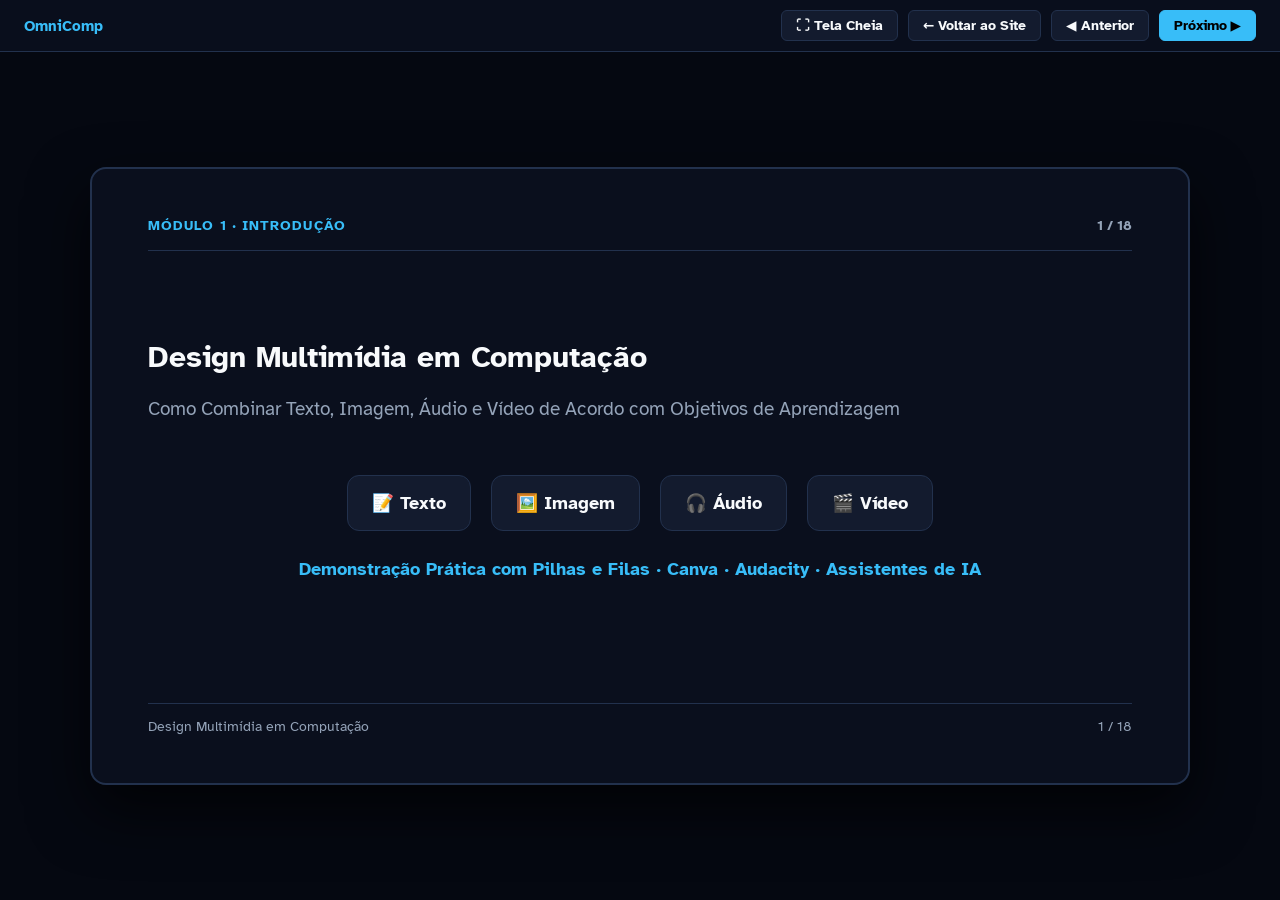
<file: slides.html>
<!DOCTYPE html>
<html lang="pt-BR">
<head>
  <meta charset="UTF-8">
  <meta name="viewport" content="width=device-width, initial-scale=1.0">
  <title>Apresentação de Slides: Design Multimídia em Computação (~30 min)</title>
  <link rel="preconnect" href="https://fonts.googleapis.com">
  <link rel="preconnect" href="https://fonts.gstatic.com" crossorigin>
  <link href="https://fonts.googleapis.com/css2?family=Atkinson+Hyperlegible:ital,wght@0,400;0,700;1,400;1,700&display=swap" rel="stylesheet">
  <style>
    :root {
      --bg-slide: #0a0f1d;
      --card-slide: #131b2e;
      --border-slide: #22314d;
      --text-main: #f8fafc;
      --text-muted: #94a3b8;
      --cyan: #38bdf8;
      --indigo: #818cf8;
      --emerald: #34d399;
      --amber: #fbbf24;
      --rose: #fb7185;
      --font: "Atkinson Hyperlegible", system-ui, sans-serif;
    }

    * { box-sizing: border-box; margin: 0; padding: 0; }

    body {
      font-family: var(--font);
      background: #050811;
      color: var(--text-main);
      min-height: 100vh;
      display: flex;
      flex-direction: column;
      overflow: hidden;
      user-select: none;
    }

    /* Barra Superior de Controles da Apresentação */
    .barra-apresentacao {
      background: rgba(10, 15, 29, 0.95);
      border-bottom: 1px solid var(--border-slide);
      padding: 10px 24px;
      display: flex;
      align-items: center;
      justify-content: space-between;
      z-index: 100;
    }
    .titulo-deck {
      font-size: 0.95rem;
      font-weight: 700;
      color: var(--cyan);
      display: flex;
      align-items: center;
      gap: 10px;
    }
    .badge-tempo {
      background: rgba(56, 189, 248, 0.15);
      border: 1px solid var(--cyan);
      color: var(--cyan);
      padding: 2px 10px;
      border-radius: 999px;
      font-size: 0.75rem;
      font-weight: 800;
    }
    .acoes-deck {
      display: flex;
      align-items: center;
      gap: 10px;
    }
    .btn-slide {
      background: var(--card-slide);
      border: 1px solid var(--border-slide);
      color: var(--text-main);
      padding: 6px 14px;
      border-radius: 6px;
      font-family: inherit;
      font-size: 0.85rem;
      font-weight: 700;
      cursor: pointer;
      display: inline-flex;
      align-items: center;
      gap: 6px;
      transition: all 0.15s;
    }
    .btn-slide:hover {
      border-color: var(--cyan);
      color: var(--cyan);
    }
    .btn-slide.ativo {
      background: var(--cyan);
      color: #000;
      border-color: var(--cyan);
    }

    /* Palco Central do Slide */
    .palco-slide {
      flex: 1;
      display: flex;
      align-items: center;
      justify-content: center;
      padding: 20px;
      position: relative;
    }

    .slide-moldura {
      width: 100%;
      max-width: 1100px;
      aspect-ratio: 16 / 9;
      background: var(--bg-slide);
      border: 2px solid var(--border-slide);
      border-radius: 16px;
      box-shadow: 0 25px 60px rgba(0, 0, 0, 0.7);
      padding: 48px 56px;
      display: flex;
      flex-direction: column;
      justify-content: space-between;
      position: relative;
      overflow: hidden;
    }

    .slide-topo {
      display: flex;
      justify-content: space-between;
      align-items: center;
      border-bottom: 1px solid var(--border-slide);
      padding-bottom: 16px;
      margin-bottom: 20px;
    }
    .slide-categoria {
      font-size: 0.85rem;
      font-weight: 800;
      text-transform: uppercase;
      letter-spacing: 0.08em;
      color: var(--cyan);
    }
    .slide-contador {
      font-size: 0.85rem;
      font-weight: 700;
      color: var(--text-muted);
    }

    .slide-corpo {
      flex: 1;
      display: flex;
      flex-direction: column;
      justify-content: center;
    }
    .slide-corpo h1 {
      font-size: 2.5rem;
      line-height: 1.15;
      margin-bottom: 14px;
      letter-spacing: -0.02em;
    }
    .slide-corpo h2 {
      font-size: 1.85rem;
      line-height: 1.25;
      margin-bottom: 18px;
    }
    .slide-corpo p {
      font-size: 1.2rem;
      color: var(--text-muted);
      line-height: 1.6;
      margin-bottom: 20px;
    }

    .grid-slide-2 {
      display: grid;
      grid-template-columns: 1fr 1fr;
      gap: 24px;
    }
    .box-slide {
      background: var(--card-slide);
      border: 1px solid var(--border-slide);
      border-radius: 12px;
      padding: 22px;
    }
    .box-slide h3 {
      font-size: 1.2rem;
      margin-bottom: 10px;
      display: flex;
      align-items: center;
      gap: 8px;
    }
    .box-slide ul {
      padding-left: 20px;
      display: grid;
      gap: 8px;
      font-size: 1rem;
      color: var(--text-muted);
    }
    .box-slide ul li strong { color: var(--text-main); }

    .slide-rodape {
      border-top: 1px solid var(--border-slide);
      padding-top: 14px;
      display: flex;
      justify-content: space-between;
      align-items: center;
      font-size: 0.85rem;
      color: var(--text-muted);
    }

    /* Gaveta de Teleprompter / Falas */
    .gaveta-teleprompter {
      position: fixed;
      bottom: 0;
      left: 0;
      right: 0;
      background: rgba(5, 8, 17, 0.98);
      border-top: 2px solid var(--cyan);
      max-height: 240px;
      overflow-y: auto;
      padding: 18px 32px;
      z-index: 90;
      transform: translateY(100%);
      transition: transform 0.25s ease;
      box-shadow: 0 -10px 30px rgba(0,0,0,0.8);
      user-select: text;
    }
    .gaveta-teleprompter.aberta {
      transform: translateY(0);
    }
    .gaveta-header {
      display: flex;
      justify-content: space-between;
      align-items: center;
      margin-bottom: 8px;
    }
    .gaveta-titulo {
      font-size: 0.85rem;
      font-weight: 800;
      text-transform: uppercase;
      letter-spacing: 0.08em;
      color: var(--cyan);
    }
    .gaveta-texto {
      font-size: 1.15rem;
      line-height: 1.7;
      color: #e2e8f0;
    }

    /* Navegação Rápida com Teclado */
    .dica-teclado {
      font-size: 0.78rem;
      color: var(--text-muted);
    }

    /* Diagrama SVG Embutido */
    .svg-diagrama {
      max-width: 100%;
      height: auto;
      margin: 10px 0;
    }
  </style>
</head>
<body>

  <!-- Barra de Controle Superior -->
  <header class="barra-apresentacao" role="banner">
    <div class="titulo-deck">
      <span>OmniComp</span>
    </div>

    <div class="acoes-deck">
      <button type="button" class="btn-slide" id="btn-tela-cheia" title="Entrar em tela cheia (F11)">
        ⛶ Tela Cheia
      </button>
      <a href="index.html" class="btn-slide" style="text-decoration: none;">
        ← Voltar ao Site
      </a>
      <button type="button" class="btn-slide" id="btn-anterior">◀ Anterior</button>
      <button type="button" class="btn-slide ativo" id="btn-proximo">Próximo ▶</button>
    </div>
  </header>

  <!-- Palco Central do Slide -->
  <main class="palco-slide">
    <article class="slide-moldura" id="container-slide" aria-live="polite">
      <!-- O conteúdo do slide atual será renderizado aqui via JS -->
    </article>
  </main>

  <script>
    var slides = [
      {
        categoria: "Módulo 1 · Introdução",
        titulo: "Design Multimídia em Computação",
        subtitulo: "Como Combinar Texto, Imagem, Áudio e Vídeo de Acordo com Objetivos de Aprendizagem",
        html: `
          <div style="text-align: center; margin: 30px 0;">
            <div style="display: flex; justify-content: center; gap: 20px; margin-bottom: 24px;">
              <div style="background: var(--card-slide); padding: 16px 24px; border-radius: 12px; border: 1px solid var(--border-slide); font-size: 1.1rem; font-weight: 700;">📝 Texto</div>
              <div style="background: var(--card-slide); padding: 16px 24px; border-radius: 12px; border: 1px solid var(--border-slide); font-size: 1.1rem; font-weight: 700;">🖼️ Imagem</div>
              <div style="background: var(--card-slide); padding: 16px 24px; border-radius: 12px; border: 1px solid var(--border-slide); font-size: 1.1rem; font-weight: 700;">🎧 Áudio</div>
              <div style="background: var(--card-slide); padding: 16px 24px; border-radius: 12px; border: 1px solid var(--border-slide); font-size: 1.1rem; font-weight: 700;">🎬 Vídeo</div>
            </div>
            <p style="font-size: 1.15rem; color: var(--cyan); font-weight: 700;">Demonstração Prática com Pilhas e Filas · Canva · Audacity · Assistentes de IA</p>
          </div>
        `,
        fala: "Olá a todos e a todas! Sejam muito bem-vindos a esta vídeo-aula sobre Design Multimídia em Computação. Meu nome é [Seu Nome], e hoje nós vamos mergulhar em um tema fundamental para quem ensina ou produz conteúdo educacional: como combinar texto, imagem, áudio e vídeo de acordo com objetivos pedagógicos explícitos. Nos próximos 30 minutos, nós vamos aprender a ciência por trás da aprendizagem multimídia, demonstrar na prática como representar Estruturas de Dados usando Canva, Audacity e IA, e aplicar um protocolo rigoroso para revisar a clareza e a coerência dos materiais. Vamos começar?"
      },
      {
        categoria: "Módulo 1 · O Diagnóstico",
        titulo: "O Problema Clássico: O Slide 'Testamento'",
        subtitulo: "Por que slides abarrotados de código causam fadiga cognitiva e desatenção?",
        html: `
          <div class="grid-slide-2">
            <div class="box-slide" style="border-left: 4px solid var(--rose);">
              <h3 style="color: var(--rose);">❌ O Erro Tradicional</h3>
              <ul>
                <li>Slides com 40 ou 50 linhas de código minúsculo.</li>
                <li>Professor lendo em voz alta exatamente o texto da tela.</li>
                <li>Ilustrações puramente decorativas sem valor pedagógico.</li>
                <li>Músicas de fundo agitadas disputando atenção.</li>
              </ul>
            </div>
            <div class="box-slide" style="border-left: 4px solid var(--cyan);">
              <h3 style="color: var(--cyan);">🧠 O Efeito no Cérebro</h3>
              <ul>
                <li><strong>Sobrecarga Extrínseca:</strong> Esforço inútil para filtrar ruídos.</li>
                <li><strong>Cegueira de Atenção:</strong> O aluno não sabe para onde olhar.</li>
                <li><strong>Esgotamento da Memória:</strong> O cérebro desiste de processar a lógica.</li>
                <li><strong>Regra de Ouro:</strong> Mais mídia NÃO significa mais aprendizado!</li>
              </ul>
            </div>
          </div>
        `,
        fala: "Vamos começar olhando para o erro mais comum que cometemos ao ensinar Computação. Muitos educadores acreditam que, para fazer uma aula completa, basta colocar todo o código no slide e ficar lendo linha por linha em voz alta. O resultado é a sobrecarga cognitiva extrínseca. O aluno gasta tanta energia tentando filtrar o excesso de texto e ignorar o ruído que não sobra capacidade mental para entender a lógica do algoritmo."
      },
      {
        categoria: "Módulo 1 · Objetivos",
        titulo: "Metas de Aprendizagem da Aula",
        subtitulo: "O que você será capaz de fazer com autonomia ao final destes 30 minutos (Taxonomia de Bloom):",
        html: `
          <div class="box-slide">
            <ul>
              <li><strong>1. IDENTIFICAR</strong> os 2 canais sensoriais humanos (Teoria de Richard Mayer & Paivio).</li>
              <li><strong>2. PLANEJAR</strong> a distribuição de um conceito entre Texto, Imagem, Áudio e Vídeo.</li>
              <li><strong>3. DEMONSTRAR</strong> Pilhas e Filas em formatos complementares não-redundantes.</li>
              <li><strong>4. OPERAR</strong> Canva (contraste), Audacity (limpeza e cueing) e IA (prompts de co-autoria).</li>
              <li><strong>5. AUDITAR</strong> a clareza e coerência com a Matriz 4C pré-publicação.</li>
            </ul>
          </div>
        `,
        fala: "Para que a nossa aula tenha rigor pedagógico, estruturamos este encontro com base na Taxonomia de Bloom. Ao final destes 30 minutos, você será capaz de identificar os canais sensoriais de Mayer, planejar a divisão de mídias sem redundância, demonstrar Pilhas e Filas na prática, operar Canva, Audacity e IA com propósito pedagógico e auditar seus materiais com a Matriz 4C."
      },
      {
        categoria: "Módulo 2 · Teoria Cognitiva",
        titulo: "A Teoria de Richard Mayer (TCAM)",
        subtitulo: "Como a mente humana processa palavras e imagens em canais separados:",
        html: `
          <div class="grid-slide-2">
            <div class="box-slide">
              <h3 style="color: var(--cyan);">Canal Verbal / Auditivo 🎧</h3>
              <p style="font-size: 0.95rem;">Entrada pelos ouvidos -> Processador fonológico -> Constrói o <strong>Modelo Verbal</strong>.</p>
              <small style="color: var(--text-muted);">Ideal para: analogias orais, ritmo e condução do raciocínio.</small>
            </div>
            <div class="box-slide">
              <h3 style="color: var(--amber);">Canal Visual / Pictórico 🖼️</h3>
              <p style="font-size: 0.95rem;">Entrada pelos olhos -> Processador visual -> Constrói o <strong>Modelo Pictórico</strong>.</p>
              <small style="color: var(--text-muted);">Ideal para: mapas de nós, ponteiros e arquitetura espacial.</small>
            </div>
          </div>
          <div style="margin-top: 18px; padding: 14px; background: rgba(56, 189, 248, 0.1); border-radius: 8px; border: 1px solid var(--cyan); text-align: center;">
            <strong>A Aprendizagem Significativa ocorre na INTEGRAÇÃO ATIVA dos dois modelos!</strong>
          </div>
        `,
        fala: "O fundamento científico de tudo o que fazemos hoje é a Teoria Cognitiva da Aprendizagem Multimídia de Richard Mayer e a Dupla Codificação de Allan Paivio. Nós temos duas vias sensoriais independentes: o canal auditivo para palavras faladas e sons, e o canal visual para diagramas e gráficos. A memória de trabalho é minúscula! A aprendizagem só ocorre quando o cérebro integra ativamente o que ouviu com o que viu."
      },
      {
        categoria: "Módulo 2 · Carga Cognitiva",
        titulo: "As 3 Cargas Cognitivas de John Sweller",
        subtitulo: "Gerenciando a energia mental finita do estudante de programação:",
        html: `
          <div style="display: grid; gap: 14px;">
            <div class="box-slide" style="border-left: 4px solid var(--cyan);">
              <strong>1. CARGA INTRÍNSECA (A complexidade natural do conceito):</strong>
              <p style="font-size: 0.95rem; margin: 4px 0 0;">Estruturas de dados são abstratas. Não podemos eliminá-la, mas podemos segmentá-la em passos ordenados.</p>
            </div>
            <div class="box-slide" style="border-left: 4px solid var(--rose);">
              <strong>2. CARGA EXTRÍNSECA (O ruído mental do design ruim):</strong>
              <p style="font-size: 0.95rem; margin: 4px 0 0;">Cores sem contraste, código ilegível, música disputando atenção. DEVE SER REDUZIDA A ZERO!</p>
            </div>
            <div class="box-slide" style="border-left: 4px solid var(--emerald);">
              <strong>3. CARGA PERTINENTE / GERMANE (A energia dedicada a aprender):</strong>
              <p style="font-size: 0.95rem; margin: 4px 0 0;">O esforço do aluno criando conexões e assimilando a lógica LIFO/FIFO. DEVE SER MAXIMIZADA!</p>
            </div>
          </div>
        `,
        fala: "John Sweller nos ensina sobre os três tipos de carga cognitiva: a Carga Intrínseca, que é a dificuldade natural do assunto; a Carga Extrínseca, que é o veneno de um slide poluído ou áudio ruim; e a Carga Pertinente, que é o esforço nobre de compreender a lógica. O nosso papel como designers instrucionais é eliminar a carga extrínseca para liberar 100% da mente do aluno para a carga pertinente."
      },
      {
        categoria: "Módulo 2 · Princípios de Ouro",
        titulo: "Os 2 Princípios Indispensáveis de Mayer",
        subtitulo: "Regras que você nunca mais deve violar ao gravar uma aula:",
        html: `
          <div class="grid-slide-2">
            <div class="box-slide" style="border-top: 4px solid var(--rose);">
              <h3 style="color: var(--rose);">🚫 Princípio da Redundância</h3>
              <p style="font-size: 0.95rem; color: var(--text-main);"><strong>O que NÃO fazer:</strong> Ler em voz alta o mesmo bloco de texto longo projetado na tela.</p>
              <p style="font-size: 0.95rem; color: var(--emerald);"><strong>O que FAZER:</strong> Mostre o diagrama visual limpo e narre oralmente a linha de raciocínio.</p>
            </div>
            <div class="box-slide" style="border-top: 4px solid var(--cyan);">
              <h3 style="color: var(--cyan);">✂️ Princípio da Coerência</h3>
              <p style="font-size: 0.95rem; color: var(--text-main);"><strong>O que NÃO fazer:</strong> Colocar piadas visuais, memes aleatórios ou fundos sonoros agitados.</p>
              <p style="font-size: 0.95rem; color: var(--emerald);"><strong>O que FAZER:</strong> Se um elemento não ensina diretamente o conceito, corte sem hesitar.</p>
            </div>
          </div>
        `,
        fala: "Dentre os princípios de Mayer, dois são vitais: o Princípio da Redundância e o da Coerência. Jamais leia palavra por palavra um slide repleto de texto. Isso sobrecarrega o canal fonológico. Em vez disso, mostre o diagrama e fale a explicação. E pela Coerência, remova tudo o que for puramente decorativo. Menos poluição visual gera mais clareza mental."
      },
      {
        categoria: "Módulo 3 · O Caso Computacional",
        titulo: "Estruturas de Dados Lineares: Pilha vs. Fila",
        subtitulo: "Nosso estudo de caso prático para demonstrar a multimodalidade complementar:",
        html: `
          <div class="grid-slide-2">
            <div class="box-slide">
              <h3 style="color: var(--cyan);">📚 PILHA (Stack)</h3>
              <ul>
                <li><strong>Regra:</strong> LIFO (Last In, First Out).</li>
                <li><strong>Acesso:</strong> Uma única extremidade (Topo / Top).</li>
                <li><strong>Operações:</strong> push() e pop() em tempo O(1).</li>
                <li><strong>Casos Reais:</strong> Botão Ctrl+Z, Call Stack.</li>
              </ul>
            </div>
            <div class="box-slide">
              <h3 style="color: var(--emerald);">🚶 FILA (Queue)</h3>
              <ul>
                <li><strong>Regra:</strong> FIFO (First In, First Out).</li>
                <li><strong>Acesso:</strong> Duas extremidades (Head e Tail).</li>
                <li><strong>Operações:</strong> enqueue() e dequeue() em O(1).</li>
                <li><strong>Casos Reais:</strong> Fila de impressão, buffers.</li>
              </ul>
            </div>
          </div>
        `,
        fala: "Agora vamos ao nosso estudo de caso prático: Pilhas versus Filas. A Pilha segue a regra LIFO: o último elemento inserido no topo é o primeiro a ser retirado. A Fila segue a regra FIFO: o primeiro que entra pela cauda é o primeiro a sair pela cabeça. Como dividir esse assunto em Texto, Imagem, Áudio e Vídeo sem que nenhum formato se repita?"
      },
      {
        categoria: "Módulo 3 · Formato 1",
        titulo: "O Papel Exclusivo do TEXTO",
        subtitulo: "A mídia da precisão formal, sintaxe e contratos lógicos invariantes:",
        html: `
          <div class="box-slide">
            <h3>📝 Para Que Serve o Texto?</h3>
            <ul>
              <li><strong>Definições matemáticas:</strong> Regras invariantes LIFO e FIFO sem ambiguidade.</li>
              <li><strong>Contratos de métodos:</strong> Tipagem de parâmetros e valores de retorno.</li>
              <li><strong>Garantias assintóticas:</strong> Documentação de complexidade O(1) de tempo e memória.</li>
            </ul>
            <div style="background: #000; padding: 12px; border-radius: 8px; margin-top: 14px; font-family: monospace; font-size: 0.9rem; color: #a5b4fc;">
              class Pilha:<br>
              &nbsp;&nbsp;def push(self, item: Any) -> None: ...  # O(1)<br>
              &nbsp;&nbsp;def pop(self) -> Any: ...              # O(1)
            </div>
          </div>
        `,
        fala: "O TEXTO é a mídia do rigor formal. Ele não deve ser usado para contar piadas nem narrar conversas longas. O texto serve para documentar a sintaxe exata, a tipagem e a notação Big-O. Quando o aluno quer conferir o nome exato de um método, ele quer bater o olho em uma linha de texto concisa."
      },
      {
        categoria: "Módulo 3 · Formato 2",
        titulo: "O Papel Exclusivo da IMAGEM (Canva)",
        subtitulo: "Construindo a topologia de memória e relações espaciais instantâneas:",
        html: `
          <div class="grid-slide-2">
            <div class="box-slide" style="text-align: center;">
              <h3 style="color: var(--cyan);">Pilha: Topologia Vertical</h3>
              <div style="margin: 16px 0; border: 2px solid var(--cyan); border-radius: 0 0 10px 10px; width: 140px; margin: 0 auto; padding: 8px; display: grid; gap: 6px;">
                <div style="background: var(--amber); color: #000; font-weight: 700; padding: 4px; border-radius: 4px;">Item 3 (Topo) ←</div>
                <div style="background: var(--cyan); color: #000; font-weight: 700; padding: 4px; border-radius: 4px;">Item 2</div>
                <div style="background: var(--cyan); color: #000; font-weight: 700; padding: 4px; border-radius: 4px;">Item 1 (Fundo)</div>
              </div>
              <small style="color: var(--text-muted);">Apenas 1 abertura superior sinalizada!</small>
            </div>
            <div class="box-slide" style="text-align: center;">
              <h3 style="color: var(--emerald);">Fila: Topologia Horizontal</h3>
              <div style="margin: 24px 0; border-top: 2px solid var(--emerald); border-bottom: 2px solid var(--emerald); padding: 12px; display: flex; justify-content: center; gap: 8px;">
                <span style="font-size: 0.8rem; color: var(--rose); font-weight: 700;">Saída ←</span>
                <span style="background: var(--emerald); color: #000; font-weight: 700; padding: 4px 10px; border-radius: 4px;">1º</span>
                <span style="background: var(--emerald); color: #000; font-weight: 700; padding: 4px 10px; border-radius: 4px;">2º</span>
                <span style="background: var(--emerald); color: #000; font-weight: 700; padding: 4px 10px; border-radius: 4px;">3º</span>
                <span style="font-size: 0.8rem; color: var(--cyan); font-weight: 700;">← Entrada</span>
              </div>
              <small style="color: var(--text-muted);">Duas extremidades opostas (Head e Tail).</small>
            </div>
          </div>
        `,
        fala: "A IMAGEM faz o que o texto não consegue: construir relações espaciais instantâneas. No Canva, desenhamos a Pilha verticalmente com uma única abertura no topo e uma cor de destaque no ponteiro ativo. Já a Fila é ilustrada horizontalmente com saída pela esquerda e entrada pela direita. Em um único segundo visual, o aluno internaliza a geometria da estrutura."
      },
      {
        categoria: "Módulo 3 · Formatos 3 e 4",
        titulo: "O Papel do ÁUDIO e do VÍDEO",
        subtitulo: "Analogias mentais dialógicas e a demonstração da passagem do tempo:",
        html: `
          <div class="grid-slide-2">
            <div class="box-slide" style="border-left: 4px solid var(--emerald);">
              <h3 style="color: var(--emerald);">🎧 Áudio no Audacity</h3>
              <ul>
                <li><strong>Analogia Humana:</strong> Pilha de pratos na pia vs. fila do restaurante.</li>
                <li><strong>Ritmo e Pausas:</strong> Dá tempo para a mente consolidar o raciocínio.</li>
                <li><strong>Cueing Auditivo:</strong> Som curto de 'pop' no instante da inserção.</li>
              </ul>
            </div>
            <div class="box-slide" style="border-left: 4px solid var(--indigo);">
              <h3 style="color: var(--indigo);">🎬 Vídeo / Animação</h3>
              <ul>
                <li><strong>Passagem do Tempo:</strong> Mostra o estado mudando continuamente.</li>
                <li><strong>Fluxo de Memória:</strong> O bloco descendo e o ponteiro subindo.</li>
                <li><strong>Erros Dinâmicos:</strong> O transbordamento em Stack Overflow.</li>
              </ul>
            </div>
          </div>
        `,
        fala: "O ÁUDIO traz as analogias do cotidiano: a pilha de pratos na pia e a fila do restaurante universitário, além de efeitos acústicos que sinalizam a inserção de nós. E o VÍDEO é a mídia do tempo: ele serve para animar a mudança contínua de estado e mostrar o momento em que a pilha transborda em Stack Overflow. Cada mídia tem seu papel exclusivo."
      },
      {
        categoria: "Módulo 4 · Prática com Canva",
        titulo: "Mão na Massa 1: Design Visual no Canva",
        subtitulo: "Diretrizes essenciais para gráficos didáticos acessíveis:",
        html: `
          <div class="box-slide">
            <ul>
              <li><strong>Contraste Acessível (WCAG AA):</strong> Mínimo de 4,5:1 para texto normal. Teste fundos escuros (#0a0f1d) com fontes brancas (#f8fafc).</li>
              <li><strong>Tipografia em 3 Níveis:</strong> Título em 28-32pt, Subtítulo em 18-20pt e Corpo em 14-16pt. Use Atkinson Hyperlegible.</li>
              <li><strong>Sinalização com Cor Semântica:</strong> Reserve a cor de realce vibrante (laranja #fbbf24) exclusivamente para o elemento em foco (o ponteiro Top).</li>
              <li><strong>Eliminação de Clutter:</strong> Remova qualquer moldura ou ícone decorativo que não pertença à lógica computacional.</li>
            </ul>
          </div>
        `,
        fala: "No Canva, o maior perigo é transformar o slide em poluição visual. Siga três regras de ferro: contraste mínimo de 4,5 para 1 conforme a WCAG AA, hierarquia tipográfica estrita em três níveis com fontes acessíveis como a Atkinson Hyperlegible, e cor semântica: use a cor viva apenas no elemento em foco, nunca como mero adorno."
      },
      {
        categoria: "Módulo 4 · Prática com Audacity",
        titulo: "Mão na Massa 2: Engenharia de Áudio no Audacity",
        subtitulo: "3 passos simples para gravações com qualidade profissional:",
        html: `
          <div style="display: grid; gap: 12px;">
            <div class="box-slide">
              <strong>Passo 1 · Redução de Ruído:</strong>
              <p style="font-size: 0.95rem; margin-top: 4px;">Grave 5 segundos de silêncio no início. Selecione o trecho, abra <em>Efeitos -> Redução de Ruído</em>, clique em 'Obter Perfil de Ruído' e aplique na faixa inteira.</p>
            </div>
            <div class="box-slide">
              <strong>Passo 2 · Normalização de Volume:</strong>
              <p style="font-size: 0.95rem; margin-top: 4px;">Vá em <em>Efeitos -> Volume e Compressão -> Normalizar</em> em <strong>-1.0 dB</strong> para manter o som uniforme sem estourar no fone do aluno.</p>
            </div>
            <div class="box-slide">
              <strong>Passo 3 · Sinalização Acústica (Cueing):</strong>
              <p style="font-size: 0.95rem; margin-top: 4px;">Insira um clique sutil (0,2s) exatamente no instante em que o dado entra na estrutura.</p>
            </div>
          </div>
        `,
        fala: "No Audacity, três passos transformam seu áudio: primeiro, grave 5 segundos de silêncio inicial para obter o perfil de ruído e limpar o chiado do ventilador; segundo, normalize os picos de volume a -1.0 dB para não estourar no fone de quem escuta; e terceiro, adicione cliques ou efeitos táteis muito discretos para sinalizar a inserção de nós de memória."
      },
      {
        categoria: "Módulo 4 · Prática com IA",
        titulo: "Mão na Massa 3: Assistentes de IA como Críticos",
        subtitulo: "Como extrair co-autoria inteligente do ChatGPT, Claude ou Gemini:",
        html: `
          <div class="box-slide">
            <h3 style="color: var(--cyan);">Prompt Calibrado para Teste de Clareza</h3>
            <div style="background: #000; padding: 14px; border-radius: 8px; font-family: monospace; font-size: 0.9rem; color: #a5b4fc; line-height: 1.5;">
              "Atue como um estudante de primeiro semestre de Computação sem base em programação.<br>
              Leia o meu roteiro de aula sobre [CONCEITO] abaixo e me aponte:<br>
              1. Três termos técnicos que parecem confusos ou sem explicação prévia.<br>
              2. Duas analogias cotidianas simples para explicar a lógica central.<br>
              3. Onde o texto está competindo com a imagem visual."
            </div>
          </div>
        `,
        fala: "A Inteligência Artificial deve ser usada como parceira crítica de co-criação. Use prompts especializados pedindo para a IA agir como um estudante iniciante e apontar termos confusos no seu texto, sugerir analogias do cotidiano e alertar sobre trechos onde a fala está competindo com a imagem. Isso acelera o refinamento do seu roteiro."
      },
      {
        categoria: "Módulo 4 · Momento Interativo",
        titulo: "Mini-Desafio: Aplicando a Multimodalidade",
        subtitulo: "Teste rápido de 2 minutos para consolidar seu aprendizado:",
        html: `
          <div class="box-slide" style="text-align: center; padding: 32px;">
            <h3 style="font-size: 1.4rem; color: var(--amber); margin-bottom: 16px;">Como você ensinaria RECURSÃO?</h3>
            <p style="font-size: 1.1rem; color: var(--text-main); margin-bottom: 20px;">
              Pense na partição não-redundante:
            </p>
            <div style="display: flex; justify-content: center; gap: 16px; font-size: 1rem; color: var(--text-muted);">
              <span>📝 <strong>Texto:</strong> Caso-base</span>
              <span>🖼️ <strong>Imagem:</strong> Call Stack</span>
              <span>🎧 <strong>Áudio:</strong> Bonecas Matrioshka</span>
            </div>
            <p style="margin-top: 24px; font-weight: 700; color: var(--cyan);">Exercício prático de síntese conceitual.</p>
          </div>
        `,
        fala: "Chegou o nosso momento interativo! Pause o vídeo agora por dois minutos. Imagine que seu objetivo é ensinar Recursão. O que você colocaria no texto? O que desenharia na imagem? E o que falaria no áudio sem repetir texto? Pause agora... estou esperando! Pronto! Se você colocou no texto o caso-base, na imagem a pilha de chamadas e no áudio a analogia das bonecas russas, você aplicou a multimodalidade com perfeição!"
      },
      {
        categoria: "Módulo 5 · Revisão e Auditoria",
        titulo: "O Protocolo 4C de Auditoria Pedagógica",
        subtitulo: "A matriz de 4 dimensões para revisar materiais antes da publicação:",
        html: `
          <div class="grid-slide-2">
            <div class="box-slide">
              <h3 style="color: var(--cyan);">1. Clareza</h3>
              <p style="font-size: 0.95rem; color: var(--text-muted);">Vocabulário adequado ao nível do aluno, tipografia legível e contraste aprovado.</p>
            </div>
            <div class="box-slide">
              <h3 style="color: var(--amber);">2. Coerência</h3>
              <p style="font-size: 0.95rem; color: var(--text-muted);">Eliminação radical de ruídos sonoros, memes e elementos decorativos supérfluos.</p>
            </div>
            <div class="box-slide">
              <h3 style="color: var(--rose);">3. Carga Cognitiva</h3>
              <p style="font-size: 0.95rem; color: var(--text-muted);">Contiguidade espacial: rótulos integrados diretamente ao código e diagramas.</p>
            </div>
            <div class="box-slide">
              <h3 style="color: var(--emerald);">4. Complementaridade</h3>
              <p style="font-size: 0.95rem; color: var(--text-muted);">Cada mídia contribui com um ângulo exclusivo; nenhuma repete a outra.</p>
            </div>
          </div>
        `,
        fala: "No Módulo 5, aplicamos o Protocolo 4C para revisar os materiais. Quatro perguntas obrigatórias: Clareza: a linguagem está acessível e com contraste? Coerência: eliminamos qualquer elemento que não ensina? Carga Cognitiva: legendas estão coladas aos gráficos? Complementaridade: cada mídia traz um ângulo exclusivo sem redundância?"
      },
      {
        categoria: "Módulo 5 · Antes e Depois",
        titulo: "Auditoria Prática: O Errado vs. O Certo",
        subtitulo: "O impacto real de um design instrucional baseado em evidências:",
        html: `
          <div class="grid-slide-2">
            <div class="box-slide" style="border: 2px solid var(--rose);">
              <h3 style="color: var(--rose);">❌ Material Poluído (Ruim)</h3>
              <ul style="font-size: 0.9rem;">
                <li>Fundo degradê chamativo disputando contraste.</li>
                <li>30 linhas de código coladas em imagem estática.</li>
                <li>Professor lendo código linha por linha.</li>
                <li>Música de fundo agitada gerando cansaço.</li>
              </ul>
            </div>
            <div class="box-slide" style="border: 2px solid var(--emerald);">
              <h3 style="color: var(--emerald);">✅ Material Multimodal (Bom)</h3>
              <ul style="font-size: 0.9rem;">
                <li>Fundo escuro limpo (#0a0f1d) com contraste AA.</li>
                <li>Diagrama vetorial com seta no ponteiro ativo.</li>
                <li>Voz pausada explicando a analogia do cotidiano.</li>
                <li>Efeito sonoro discreto de 'pop' na inserção.</li>
              </ul>
            </div>
          </div>
        `,
        fala: "Vejam o contraste na tela: à esquerda, o slide sobrecarregado, ilegível e barulhento que afasta os estudantes. À direita, a aplicação de tudo o que vimos hoje: fundo sóbrio, diagrama vetorial claro, sinalização por cor no ponteiro e locução fluida. O aprendizado torna-se prazeroso e duradouro."
      },
      {
        categoria: "Módulo 5 · Checklist",
        titulo: "Checklist Pré-Publicação",
        subtitulo: "Marque mentalmente estes 6 itens antes de enviar qualquer aula:",
        html: `
          <div class="box-slide">
            <ul>
              <li>[ ] Objetivo de aprendizagem formulado com verbo claro de Bloom.</li>
              <li>[ ] Imagens mostram estados de memória e topologia espacial.</li>
              <li>[ ] Áudio explica a lógica e traz analogias sem ler texto repetido.</li>
              <li>[ ] Áudio gravado e normalizado no Audacity sem ruídos de fundo.</li>
              <li>[ ] Contraste visual e tipografia testados e aprovados no Canva.</li>
              <li>[ ] Material auditado pelo Protocolo 4C e refinado com apoio de IA.</li>
            </ul>
          </div>
        `,
        fala: "Antes de publicar seu vídeo ou disponibilizar seu material, use este checklist de seis itens. Se todos estiverem cumpridos, você tem a certeza de que seu recurso respeita os limites da cognição humana e entrega uma experiência pedagógica nota dez."
      },
      {
        categoria: "Módulo 6 · Encerramento",
        titulo: "Muito Obrigado! Continue a Trilha no Site",
        subtitulo: "Explore os recursos interativos que complementam esta vídeo-aula:",
        html: `
          <div class="grid-slide-2">
            <div class="box-slide">
              <h3 style="color: var(--cyan);">📖 E-book Interativo</h3>
              <p style="font-size: 0.95rem;">Aprofunde os 4 capítulos no seu ritmo e salve a versão em PDF formatada para o FlipHTML5.</p>
            </div>
            <div class="box-slide">
              <h3 style="color: var(--emerald);">🎮 Simulador Dinâmico</h3>
              <p style="font-size: 0.95rem;">Pratique inserções e remoções de Pilhas e Filas com física visual e sintetizador de áudio tátil.</p>
            </div>
          </div>
          <div style="margin-top: 18px; text-align: center; padding: 14px; background: rgba(56, 189, 248, 0.08); border-radius: 8px;">
            <p style="font-size: 1.05rem; font-weight: 700; color: var(--text-main); margin: 0;">Faça a Avaliação Formativa de 10 Questões no portal web!</p>
          </div>
        `,
        fala: "Chegamos ao final da nossa vídeo-aula! Vimos como combinar texto, imagem, áudio e vídeo de forma harmoniosa no ensino de Computação. Convido todos a continuarem a trilha no nosso portal web: leiam o nosso E-book Interativo, experimentem o Simulador de Pilhas e Filas e realizem a Avaliação Formativa de 10 questões com feedback imediato. Muito obrigado pela atenção de todos, bons estudos e até a próxima!"
      }
    ];

    var indiceAtual = 0;
    var container = document.getElementById('container-slide');
                // btnPrompter removido
    var btnAnterior = document.getElementById('btn-anterior');
    var btnProximo = document.getElementById('btn-proximo');
    var btnTelaCheia = document.getElementById('btn-tela-cheia');

    function renderizarSlide() {
      var s = slides[indiceAtual];
      container.innerHTML = `
        <div class="slide-topo">
          <span class="slide-categoria">${s.categoria}</span>
          <span class="slide-contador">${indiceAtual + 1} / ${slides.length}</span>
        </div>
        <div class="slide-corpo">
          <h2>${s.titulo}</h2>
          <p>${s.subtitulo}</p>
          ${s.html}
        </div>
        <div class="slide-rodape">
          <span>Design Multimídia em Computação</span>
          <span>${indiceAtual + 1} / ${slides.length}</span>
        </div>
      `;

      btnAnterior.disabled = (indiceAtual === 0);
      btnProximo.textContent = (indiceAtual === slides.length - 1) ? 'Finalizar' : 'Próximo ▶';
    }

    function avancar() {
      if (indiceAtual < slides.length - 1) {
        indiceAtual++;
        renderizarSlide();
      }
    }

    function retroceder() {
      if (indiceAtual > 0) {
        indiceAtual--;
        renderizarSlide();
      }
    }

    btnProximo.addEventListener('click', avancar);
    btnAnterior.addEventListener('click', retroceder);

    // Teclas de atalho para apresentação
    document.addEventListener('keydown', function(e) {
      if (e.key === 'ArrowRight' || e.key === ' ' || e.key === 'PageDown') {
        avancar();
      } else if (e.key === 'ArrowLeft' || e.key === 'PageUp') {
        retroceder();
      } else if (e.key === 't' || e.key === 'T') {
        togglePrompter();
      }
    });

    function togglePrompter() {
      var aberta = gavetaPrompter.classList.toggle('aberta');
      
    }
    // listener removido

    btnTelaCheia.addEventListener('click', function() {
      if (!document.fullscreenElement) {
        document.documentElement.requestFullscreen().catch(function(){});
      } else {
        document.exitFullscreen().catch(function(){});
      }
    });

    renderizarSlide();
  </script>
</body>
</html>
</file>
<file: style.css>
/* ==========================================================================
   OmniComp · Design Multimodal no Ensino de Computação
   Folha de Estilos Original e Acessível (WCAG 2.1 AA)
   ========================================================================== */

:root {
  --bg-primary: #0a0f1d;
  --bg-surface: #111827;
  --bg-surface-elevated: #1f2937;
  --bg-card: #162032;
  --border-color: #2e3b52;
  --border-focus: #38bdf8;
  
  --text-primary: #f8fafc;
  --text-secondary: #94a3b8;
  --text-muted: #64748b;
  
  --brand-primary: #0ea5e9;       /* Ciano elétrico */
  --brand-secondary: #6366f1;     /* Índigo */
  --accent-emerald: #10b981;      /* Verde Sucesso */
  --accent-amber: #f59e0b;        /* Laranja Atenção */
  --accent-rose: #f43f5e;         /* Rosa Alerta */

  --font-main: "Atkinson Hyperlegible", -apple-system, BlinkMacSystemFont, "Segoe UI", Roboto, sans-serif;
  --font-mono: ui-monospace, "Cascadia Code", Consolas, "Courier New", monospace;

  --radius-sm: 8px;
  --radius-md: 14px;
  --radius-lg: 20px;
  --shadow-sm: 0 2px 8px rgba(0, 0, 0, 0.25);
  --shadow-md: 0 10px 30px -10px rgba(0, 0, 0, 0.5);
  --shadow-glow: 0 0 25px rgba(14, 165, 233, 0.25);

  --max-width: 1040px;
}

/* Modo Alto Contraste Nativo */
[data-contraste="alto"] {
  --bg-primary: #000000;
  --bg-surface: #000000;
  --bg-surface-elevated: #111111;
  --bg-card: #000000;
  --border-color: #ffffff;
  --border-focus: #ffff00;
  --text-primary: #ffffff;
  --text-secondary: #ffffff;
  --text-muted: #e2e8f0;
  --brand-primary: #ffff00;
  --brand-secondary: #00ffff;
  --accent-emerald: #00ff66;
  --accent-amber: #ffff00;
  --accent-rose: #ff3333;
  --shadow-glow: none;
}

/* Base e Reset */
* {
  box-sizing: border-box;
  margin: 0;
  padding: 0;
}

html {
  font-size: 100%;
  scroll-behavior: smooth;
  scroll-padding-top: 80px;
}

body {
  font-family: var(--font-main);
  background-color: var(--bg-primary);
  color: var(--text-primary);
  line-height: 1.7;
  font-size: 1.125rem;
  -webkit-font-smoothing: antialiased;
}

/* Acessibilidade: Skip Link */
.pular-navegacao {
  position: absolute;
  top: -100px;
  left: 20px;
  background: var(--brand-primary);
  color: #000;
  padding: 10px 18px;
  border-radius: var(--radius-sm);
  font-weight: 700;
  text-decoration: none;
  z-index: 999;
  transition: top 0.2s;
}
.pular-navegacao:focus {
  top: 15px;
}

/* Container */
.container {
  width: 100%;
  max-width: var(--max-width);
  margin: 0 auto;
  padding: 0 24px;
}

/* Barra de Acessibilidade Superior */
.barra-utilidades {
  background: #050811;
  border-bottom: 1px solid var(--border-color);
  padding: 8px 0;
  font-size: 0.9rem;
}
.barra-utilidades__flex {
  display: flex;
  align-items: center;
  justify-content: space-between;
  gap: 16px;
  flex-wrap: wrap;
}
.etiqueta-institucional {
  color: var(--text-muted);
  font-weight: 600;
  display: flex;
  align-items: center;
  gap: 8px;
}
.etiqueta-institucional span {
  display: inline-block;
  width: 8px;
  height: 8px;
  border-radius: 50%;
  background: var(--accent-emerald);
}
.utilidades-acoes {
  display: flex;
  align-items: center;
  gap: 10px;
}
.btn-util {
  background: transparent;
  border: 1px solid var(--border-color);
  color: var(--text-secondary);
  padding: 4px 10px;
  border-radius: var(--radius-sm);
  font-family: inherit;
  font-size: 0.85rem;
  font-weight: 700;
  cursor: pointer;
  transition: all 0.2s;
}
.btn-util:hover {
  border-color: var(--brand-primary);
  color: var(--brand-primary);
}

/* Cabeçalho de Navegação */
.nav-header {
  position: sticky;
  top: 0;
  z-index: 100;
  background: rgba(10, 15, 29, 0.85);
  backdrop-filter: blur(14px);
  border-bottom: 1px solid var(--border-color);
}
.nav-header__flex {
  display: flex;
  align-items: center;
  justify-content: space-between;
  height: 72px;
  gap: 20px;
}
.logo-omni {
  display: flex;
  align-items: center;
  gap: 12px;
  text-decoration: none;
  color: var(--text-primary);
}
.logo-simbolo {
  width: 40px;
  height: 40px;
  background: linear-gradient(135deg, var(--brand-primary), var(--brand-secondary));
  border-radius: 10px;
  display: grid;
  place-items: center;
  color: #fff;
  font-weight: 800;
  font-size: 1.1rem;
  box-shadow: 0 4px 12px rgba(14, 165, 233, 0.3);
}
.logo-texto {
  font-size: 1.2rem;
  font-weight: 700;
  letter-spacing: -0.02em;
}
.logo-texto small {
  display: block;
  font-size: 0.72rem;
  color: var(--brand-primary);
  text-transform: uppercase;
  letter-spacing: 0.08em;
  font-weight: 700;
}

.nav-links {
  display: flex;
  list-style: none;
  gap: 6px;
}
.nav-links a {
  color: var(--text-secondary);
  text-decoration: none;
  padding: 8px 14px;
  border-radius: var(--radius-sm);
  font-size: 0.95rem;
  font-weight: 600;
  transition: all 0.2s;
}
.nav-links a:hover {
  color: #fff;
  background: rgba(255, 255, 255, 0.05);
}
.nav-links a.ativo {
  color: var(--brand-primary);
  background: rgba(14, 165, 233, 0.12);
}

/* Hero Section */
.hero-omni {
  padding: 64px 0 52px;
  position: relative;
  overflow: hidden;
}
.hero-badge-grupo {
  display: flex;
  align-items: center;
  gap: 10px;
  margin-bottom: 20px;
  flex-wrap: wrap;
}
.tag-pill {
  padding: 4px 14px;
  border-radius: 999px;
  font-size: 0.8rem;
  font-weight: 700;
  letter-spacing: 0.06em;
  text-transform: uppercase;
}
.tag-pill--azul {
  background: rgba(14, 165, 233, 0.15);
  border: 1px solid var(--brand-primary);
  color: #38bdf8;
}
.tag-pill--roxo {
  background: rgba(99, 102, 241, 0.15);
  border: 1px solid var(--brand-secondary);
  color: #a5b4fc;
}

.hero-omni h1 {
  font-size: clamp(2.3rem, 5vw, 3.4rem);
  line-height: 1.15;
  font-weight: 800;
  letter-spacing: -0.03em;
  margin-bottom: 20px;
  max-width: 900px;
}
.hero-omni h1 .gradiente {
  background: linear-gradient(120deg, #38bdf8, #818cf8, #c084fc);
  -webkit-background-clip: text;
  -webkit-text-fill-color: transparent;
}
.hero-descricao {
  font-size: 1.25rem;
  color: var(--text-secondary);
  max-width: 820px;
  line-height: 1.65;
  margin-bottom: 32px;
}

/* 4 Formatos em Destaque Visual */
.matriz-quick-access {
  display: grid;
  grid-template-columns: repeat(auto-fit, minmax(210px, 1fr));
  gap: 14px;
  margin: 32px 0 44px;
}
.formato-card {
  background: var(--bg-card);
  border: 1px solid var(--border-color);
  border-radius: var(--radius-md);
  padding: 18px;
  display: flex;
  align-items: flex-start;
  gap: 14px;
  transition: all 0.25s ease;
}
.formato-card:hover {
  transform: translateY(-3px);
  border-color: var(--brand-primary);
  box-shadow: var(--shadow-glow);
}
.formato-icone {
  width: 44px;
  height: 44px;
  border-radius: 10px;
  background: rgba(255, 255, 255, 0.05);
  display: grid;
  place-items: center;
  font-size: 1.3rem;
  flex-shrink: 0;
}
.formato-info h3 {
  font-size: 1.05rem;
  margin-bottom: 4px;
  color: var(--text-primary);
}
.formato-info p {
  font-size: 0.85rem;
  color: var(--text-muted);
  line-height: 1.4;
}

/* Trilha de Aprendizagem Visual */
.trilha-container {
  background: var(--bg-surface);
  border: 1px solid var(--border-color);
  border-radius: var(--radius-lg);
  padding: 32px;
  margin-bottom: 48px;
}
.trilha-header {
  margin-bottom: 24px;
}
.trilha-header h2 {
  font-size: 1.6rem;
  margin-bottom: 6px;
}
.trilha-passos {
  display: grid;
  grid-template-columns: repeat(auto-fit, minmax(180px, 1fr));
  gap: 12px;
}
.passo-item {
  background: var(--bg-card);
  border: 1px solid var(--border-color);
  border-radius: var(--radius-md);
  padding: 16px;
  text-decoration: none;
  color: var(--text-primary);
  display: flex;
  flex-direction: column;
  gap: 8px;
  transition: all 0.2s;
}
.passo-item:hover {
  border-color: var(--brand-primary);
  background: rgba(14, 165, 233, 0.06);
}
.passo-num {
  font-size: 0.75rem;
  font-weight: 800;
  text-transform: uppercase;
  color: var(--brand-primary);
  letter-spacing: 0.08em;
}
.passo-item strong {
  font-size: 1.05rem;
  line-height: 1.3;
}
.passo-item small {
  font-size: 0.82rem;
  color: var(--text-muted);
}

/* Seções Principais */
.secao-bloco {
  padding: 56px 0;
  border-top: 1px solid var(--border-color);
}
.secao-tag {
  display: inline-block;
  font-size: 0.82rem;
  font-weight: 700;
  text-transform: uppercase;
  letter-spacing: 0.08em;
  color: var(--brand-primary);
  margin-bottom: 8px;
}
.secao-titulo {
  font-size: clamp(1.8rem, 3.5vw, 2.3rem);
  letter-spacing: -0.02em;
  margin-bottom: 12px;
}
.secao-subtitulo {
  font-size: 1.15rem;
  color: var(--text-secondary);
  max-width: 780px;
  margin-bottom: 32px;
}

/* Grid de Layout */
.grid-2 {
  display: grid;
  grid-template-columns: repeat(auto-fit, minmax(320px, 1fr));
  gap: 24px;
}

/* Cards de Conteúdo */
.card-omni {
  background: var(--bg-surface);
  border: 1px solid var(--border-color);
  border-radius: var(--radius-lg);
  padding: 28px;
  box-shadow: var(--shadow-sm);
  display: flex;
  flex-direction: column;
  justify-content: space-between;
}
.card-omni--destaque {
  border-color: rgba(14, 165, 233, 0.4);
  background: linear-gradient(180deg, rgba(14, 165, 233, 0.05) 0%, var(--bg-surface) 100%);
}
.card-omni--emerald {
  border-color: rgba(16, 185, 129, 0.4);
  background: linear-gradient(180deg, rgba(16, 185, 129, 0.05) 0%, var(--bg-surface) 100%);
}


.video-wrapper {
  position: relative;
  aspect-ratio: 16 / 9;
  width: 100%;
  background: #000;
}
.video-wrapper iframe {
  position: absolute;
  inset: 0;
  width: 100%;
  height: 100%;
  border: 0;
}

.video-player-container {
  background: #000;
  border: 1px solid var(--border-color);
  border-radius: var(--radius-lg);
  overflow: hidden;
  box-shadow: var(--shadow-md);
  margin-bottom: 24px;
}
.video-placeholder {
  aspect-ratio: 16 / 9;
  width: 100%;
  display: flex;
  flex-direction: column;
  align-items: center;
  justify-content: center;
  background: #050811;
  color: var(--text-secondary);
  text-align: center;
  padding: 24px;
}
.video-placeholder svg {
  color: var(--brand-primary);
  opacity: 0.8;
  margin-bottom: 8px;
}

/* Botões Modernos */
.btn-omni {
  display: inline-flex;
  align-items: center;
  justify-content: center;
  gap: 10px;
  padding: 14px 24px;
  border-radius: var(--radius-sm);
  font-family: inherit;
  font-size: 1rem;
  font-weight: 700;
  text-decoration: none;
  cursor: pointer;
  border: none;
  transition: all 0.2s;
}
.btn-omni--primary {
  background: var(--brand-primary);
  color: #000;
}
.btn-omni--primary:hover {
  background: #38bdf8;
  transform: translateY(-2px);
  box-shadow: 0 4px 14px rgba(14, 165, 233, 0.35);
}
.btn-omni--secondary {
  background: rgba(255, 255, 255, 0.08);
  border: 1px solid var(--border-color);
  color: var(--text-primary);
}
.btn-omni--secondary:hover {
  background: rgba(255, 255, 255, 0.15);
  border-color: var(--brand-primary);
  transform: translateY(-2px);
}
.btn-omni--emerald {
  background: var(--accent-emerald);
  color: #000;
}
.btn-omni--emerald:hover {
  background: #34d399;
  transform: translateY(-2px);
}

/* Quiz Nativo da 1ª VA (Sem Genially de terceiros) */
.quiz-container {
  background: var(--bg-surface);
  border: 1px solid var(--border-color);
  border-radius: var(--radius-lg);
  padding: 32px;
  margin-top: 24px;
}
.quiz-pergunta {
  font-size: 1.25rem;
  margin-bottom: 20px;
  font-weight: 700;
}
.quiz-opcoes {
  display: grid;
  gap: 10px;
  margin-bottom: 20px;
}
.quiz-opcao-btn {
  background: var(--bg-card);
  border: 1px solid var(--border-color);
  border-radius: var(--radius-sm);
  padding: 14px 18px;
  color: var(--text-primary);
  font-family: inherit;
  font-size: 1rem;
  text-align: left;
  cursor: pointer;
  transition: all 0.15s;
  display: flex;
  align-items: center;
  gap: 12px;
}
.quiz-opcao-btn:hover {
  border-color: var(--brand-primary);
  background: rgba(14, 165, 233, 0.08);
}
.quiz-opcao-btn.correta {
  border-color: var(--accent-emerald);
  background: rgba(16, 185, 129, 0.15);
  color: #34d399;
}
.quiz-opcao-btn.incorreta {
  border-color: var(--accent-rose);
  background: rgba(244, 63, 94, 0.15);
  color: #fb7185;
}
.quiz-feedback {
  padding: 16px;
  border-radius: var(--radius-sm);
  background: var(--bg-card);
  border: 1px solid var(--border-color);
  font-size: 0.95rem;
  display: none;
}
.quiz-feedback.visivel { display: block; }
.quiz-nav-btns {
  display: flex;
  justify-content: space-between;
  align-items: center;
  margin-top: 24px;
  padding-top: 18px;
  border-top: 1px solid var(--border-color);
}

/* Checklist Interativo do Protocolo 4C */
.checklist-4c {
  display: grid;
  gap: 12px;
  margin: 24px 0;
}
.checklist-item {
  background: var(--bg-card);
  border: 1px solid var(--border-color);
  border-radius: var(--radius-md);
  padding: 16px 20px;
  display: flex;
  align-items: flex-start;
  gap: 14px;
  cursor: pointer;
  transition: all 0.2s;
}
.checklist-item:hover {
  border-color: var(--brand-primary);
}
.checklist-item input[type="checkbox"] {
  width: 20px;
  height: 20px;
  margin-top: 3px;
  accent-color: var(--brand-primary);
  cursor: pointer;
}
.checklist-texto strong {
  display: block;
  font-size: 1.05rem;
  margin-bottom: 2px;
}
.checklist-texto p {
  font-size: 0.9rem;
  color: var(--text-muted);
}
.checklist-resultado {
  background: var(--bg-surface-elevated);
  border-radius: var(--radius-sm);
  padding: 14px 20px;
  display: flex;
  align-items: center;
  justify-content: space-between;
  font-weight: 700;
  margin-top: 16px;
}

/* Prompt Box */
.box-prompt {
  background: #060a12;
  border: 1px solid var(--border-color);
  border-radius: var(--radius-md);
  overflow: hidden;
  margin: 24px 0;
}
.box-prompt pre {
  padding: 20px;
  font-family: var(--font-mono);
  font-size: 0.9rem;
  line-height: 1.6;
  color: #e2e8f0;
  white-space: pre-wrap;
}
.box-prompt-acoes {
  background: var(--bg-surface-elevated);
  padding: 12px 20px;
  border-top: 1px solid var(--border-color);
  display: flex;
  align-items: center;
  justify-content: space-between;
}

/* Rodapé */
.rodape-omni {
  background: #050811;
  border-top: 1px solid var(--border-color);
  padding: 40px 0;
  color: var(--text-muted);
  font-size: 0.95rem;
}
.rodape-grid {
  display: flex;
  align-items: center;
  justify-content: space-between;
  gap: 20px;
  flex-wrap: wrap;
}

/* Responsividade */
@media (max-width: 768px) {
  .nav-links { display: none; }
  .grid-2 { grid-template-columns: 1fr; }
  .trilha-passos { grid-template-columns: 1fr 1fr; }
  .video-custom-config { flex-direction: column; align-items: stretch; }
  .video-input-box { max-width: 100%; }
}
</file>
